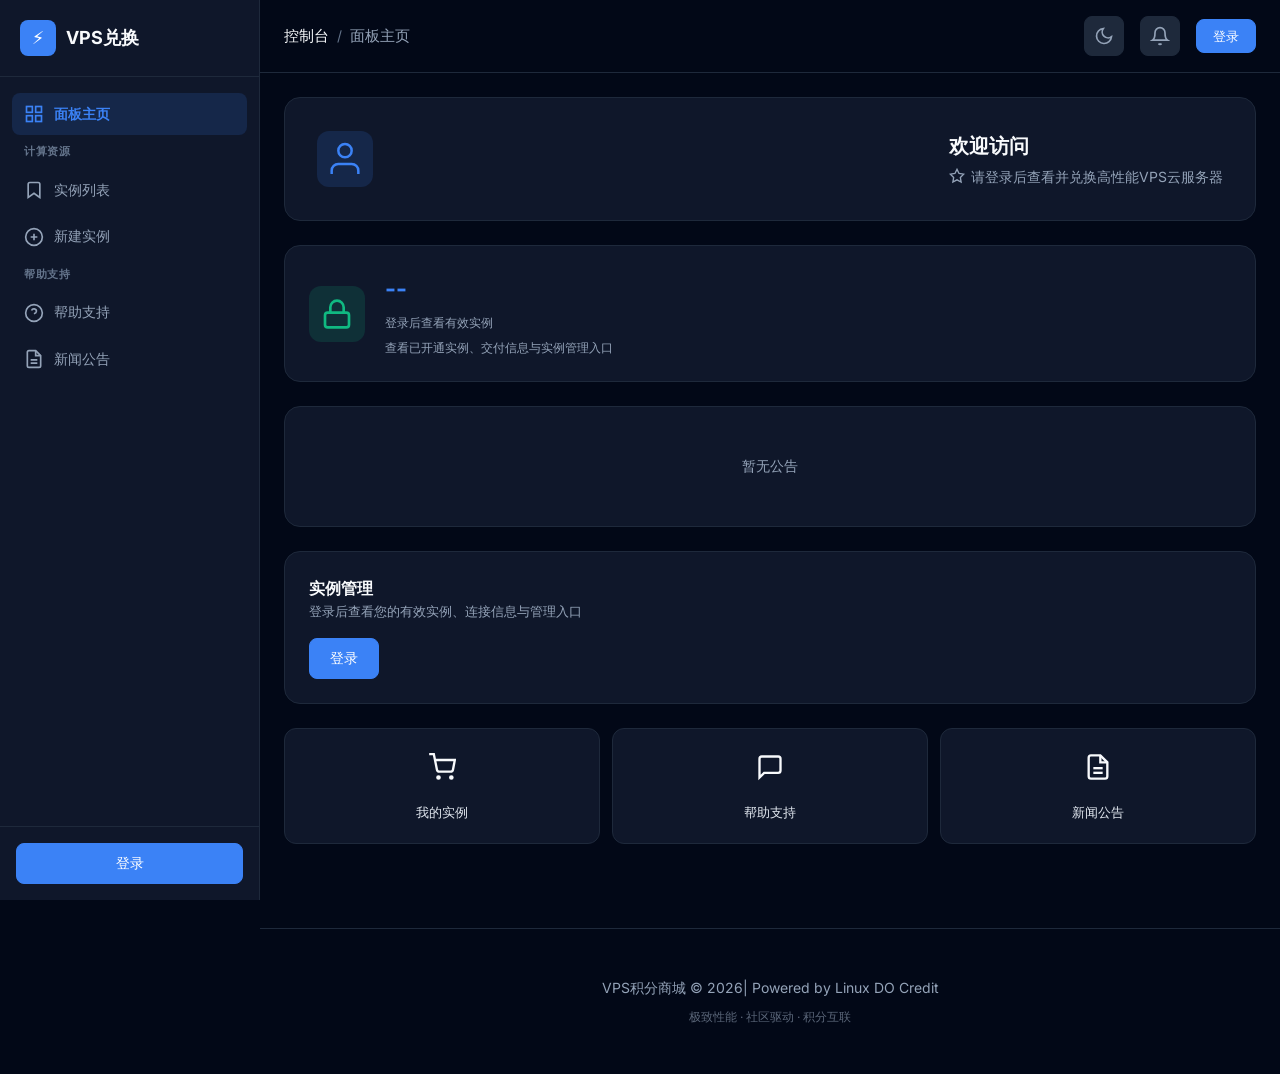
<file: index.html>
<!doctype html>
<html lang="zh-CN">
  <head>
    <meta charset="UTF-8" />
    <meta name="viewport" content="width=device-width, initial-scale=1.0" />
    <title>VPS积分商城 - Linux DO Credit</title>
    <link rel="preconnect" href="https://fonts.googleapis.com" />
    <link rel="preconnect" href="https://fonts.gstatic.com" crossorigin />
    <link
      href="https://fonts.googleapis.com/css2?family=Inter:wght@400;500;600;700;800&family=JetBrains+Mono:wght@400;500&display=swap"
      rel="stylesheet"
    />
    <link rel="stylesheet" id="mainCss" href="css/style.css?v=20260315h" />
  </head>
  <body>
    <!-- 侧边栏 -->
    <aside class="sidebar" id="sidebar">
      <div class="sidebar-header">
        <a href="/" class="logo">
          <div class="logo-icon">⚡</div>
          <span class="logo-text">VPS兑换</span>
        </a>
      </div>
      <nav class="sidebar-nav">
        <div class="nav-section">
          <a
            href="#"
            class="nav-item active"
            data-page="home"
            onclick="
              switchPage('home');
              return false;
            "
          >
            <svg
              class="nav-icon"
              viewBox="0 0 24 24"
              fill="none"
              stroke="currentColor"
              stroke-width="2"
            >
              <rect x="3" y="3" width="7" height="7" />
              <rect x="14" y="3" width="7" height="7" />
              <rect x="14" y="14" width="7" height="7" />
              <rect x="3" y="14" width="7" height="7" />
            </svg>
            <span class="nav-text">面板主页</span>
          </a>
        </div>

        <div class="nav-section" id="userNavSection" style="display: none">
          <div class="nav-section-title">账户管理</div>
          <a
            href="#"
            class="nav-item"
            data-page="orders"
            onclick="
              switchPage('orders');
              return false;
            "
          >
            <svg
              class="nav-icon"
              viewBox="0 0 24 24"
              fill="none"
              stroke="currentColor"
              stroke-width="2"
            >
              <path d="M20 21v-2a4 4 0 0 0-4-4H8a4 4 0 0 0-4 4v2" />
              <circle cx="12" cy="7" r="4" />
            </svg>
            <span class="nav-text">我的账户</span>
          </a>
        </div>

        <div class="nav-section">
          <div class="nav-section-title">计算资源</div>
          <a
            href="#"
            class="nav-item"
            data-page="instances"
            onclick="
              switchPage('instances');
              return false;
            "
          >
            <svg
              class="nav-icon"
              viewBox="0 0 24 24"
              fill="none"
              stroke="currentColor"
              stroke-width="2"
            >
              <path d="M19 21l-7-5-7 5V5a2 2 0 0 1 2-2h10a2 2 0 0 1 2 2z" />
            </svg>
            <span class="nav-text">实例列表</span> </a
          ><a
            href="#"
            class="nav-item"
            data-page="buy"
            onclick="
              switchPage('buy');
              return false;
            "
          >
            <svg
              class="nav-icon"
              viewBox="0 0 24 24"
              fill="none"
              stroke="currentColor"
              stroke-width="2"
            >
              <circle cx="12" cy="12" r="10" />
              <line x1="12" y1="8" x2="12" y2="16" />
              <line x1="8" y1="12" x2="16" y2="12" />
            </svg>
            <span class="nav-text">新建实例</span>
          </a>
        </div>
        <div class="nav-section">
          <div class="nav-section-title">帮助支持</div>
          <a
            href="#"
            class="nav-item"
            data-page="tickets"
            onclick="
              switchPage('tickets');
              return false;
            "
          >
            <svg
              class="nav-icon"
              viewBox="0 0 24 24"
              fill="none"
              stroke="currentColor"
              stroke-width="2"
            >
              <circle cx="12" cy="12" r="10" />
              <path d="M9.09 9a3 3 0 0 1 5.83 1c0 2-3 3-3 3" />
              <line x1="12" y1="17" x2="12.01" y2="17" />
            </svg>
            <span class="nav-text">帮助支持</span> </a
          ><a
            href="#"
            class="nav-item"
            data-page="announcements"
            onclick="
              switchPage('announcements');
              return false;
            "
          >
            <svg
              class="nav-icon"
              viewBox="0 0 24 24"
              fill="none"
              stroke="currentColor"
              stroke-width="2"
            >
              <path
                d="M14 2H6a2 2 0 0 0-2 2v16a2 2 0 0 0 2 2h12a2 2 0 0 0 2-2V8z"
              />
              <polyline points="14 2 14 8 20 8" />
              <line x1="16" y1="13" x2="8" y2="13" />
              <line x1="16" y1="17" x2="8" y2="17" />
            </svg>
            <span class="nav-text">新闻公告</span>
          </a>
        </div>
      </nav>

      <div class="sidebar-footer">
        <div id="sidebarUserArea"></div>
      </div>
    </aside>

    <!-- 移动端遮罩 -->
    <div
      class="sidebar-overlay"
      id="sidebarOverlay"
      onclick="closeSidebar()"
    ></div>

    <!-- 主内容区 -->
    <div class="main-wrapper" id="mainWrapper">
      <header class="header">
        <div class="header-inner">
          <button class="menu-btn" id="menuBtn" onclick="openSidebar()">
            <svg
              width="24"
              height="24"
              viewBox="0 0 24 24"
              fill="none"
              stroke="currentColor"
              stroke-width="2"
            >
              <line x1="3" y1="12" x2="21" y2="12" />
              <line x1="3" y1="6" x2="21" y2="6" />
              <line x1="3" y1="18" x2="21" y2="18" />
            </svg>
          </button>
          <div class="header-nav">
            <span class="header-nav-item active">控制台</span>
            <span class="header-nav-sep">/</span>
            <span class="header-nav-item" id="headerTitle">面板主页</span>
          </div>
          <div class="header-actions">
            <!-- 主题切换 -->
            <button
              class="notification-btn"
              id="themeToggle"
              onclick="toggleTheme()"
              title="切换主题"
            >
              <svg
                id="themeIcon"
                viewBox="0 0 24 24"
                fill="none"
                stroke="currentColor"
                stroke-width="2"
                width="20"
                height="20"
              >
                <circle cx="12" cy="12" r="5" />
                <line x1="12" y1="1" x2="12" y2="3" />
                <line x1="12" y1="21" x2="12" y2="23" />
                <line x1="4.22" y1="4.22" x2="5.64" y2="5.64" />
                <line x1="18.36" y1="18.36" x2="19.78" y2="19.78" />
                <line x1="1" y1="12" x2="3" y2="12" />
                <line x1="21" y1="12" x2="23" y2="12" />
                <line x1="4.22" y1="19.78" x2="5.64" y2="18.36" />
                <line x1="18.36" y1="5.64" x2="19.78" y2="4.22" />
              </svg>
            </button>
            <!-- 通知铃铛 -->
            <div class="notification-wrapper" id="notificationWrapper">
              <button
                class="notification-btn"
                id="notificationBtn"
                onclick="toggleNotificationPanel(event)"
              >
                <svg
                  viewBox="0 0 24 24"
                  fill="none"
                  stroke="currentColor"
                  stroke-width="2"
                  width="20"
                  height="20"
                >
                  <path d="M18 8A6 6 0 0 0 6 8c0 7-3 9-3 9h18s-3-2-3-9" />
                  <path d="M13.73 21a2 2 0 0 1-3.46 0" />
                </svg>
                <span
                  class="notification-badge"
                  id="notificationBadge"
                  style="display: none"
                  >0</span
                >
              </button>
              <!-- 通知下拉面板 -->
              <div class="notification-panel" id="notificationPanel">
                <div class="notification-header">
                  <span class="notification-title">通知中心</span>
                  <button
                    class="notification-mark-all"
                    id="notificationMarkAll"
                    onclick="markAllNotificationsRead()"
                  >
                    全部已读
                  </button>
                </div>
                <div class="notification-list" id="notificationList">
                  <div class="notification-empty">暂无通知</div>
                </div>
                <!-- 未登录提示（已移除） -->
                <div id="notificationLoginPrompt" style="display: none"></div>
                <div class="notification-footer" id="notificationFooter">
                  <a
                    href="#"
                    onclick="
                      switchPage('notifications');
                      closeNotificationPanel();
                      return false;
                    "
                    >查看全部通知</a
                  >
                </div>
              </div>
            </div>
            <div id="userArea"></div>
          </div>
        </div>
      </header>

      <div class="global-notice-area" id="globalNoticeArea">
        <div class="container">
          <div id="globalInstallStateNotice"></div>
        </div>
      </div>
 
       <!-- 首页/面板主页 -->
      <div class="page-content active" id="page-home">
        <div class="dashboard-container">
          <!--欢迎卡片 -->
          <div class="welcome-card" id="welcomeCard">
            <div class="welcome-avatar" id="welcomeAvatar">
              <svg
                width="40"
                height="40"
                viewBox="0 0 24 24"
                fill="none"
                stroke="currentColor"
                stroke-width="1.5"
              >
                <path d="M20 21v-2a4 4 0 0 0-4-4H8a4 4 0 0 0-4 4v2" />
                <circle cx="12" cy="7" r="4" />
              </svg>
            </div>
            <div class="welcome-info">
              <div class="welcome-greeting" id="welcomeGreeting">欢迎访问</div>
              <div class="welcome-quote"><svg viewBox="0 0 24 24" width="16" height="16" fill="none" stroke="currentColor" stroke-width="2" style="vertical-align:-2px;margin-right:2px"><polygon points="12 2 15.09 8.26 22 9.27 17 14.14 18.18 21.02 12 17.77 5.82 21.02 7 14.14 2 9.27 8.91 8.26 12 2"/></svg> 请登录后查看并兑换高性能VPS云服务器</div>
            </div>
          </div>

          <!-- 有效实例统计 -->
          <div class="instance-stat-card" onclick="switchPage('orders')">
            <div class="instance-stat-icon">
              <svg
                width="32"
                height="32"
                viewBox="0 0 24 24"
                fill="none"
                stroke="currentColor"
                stroke-width="2"
              >
                <rect x="2" y="3" width="20" height="14" rx="2" ry="2" />
                <line x1="8" y1="21" x2="16" y2="21" />
                <line x1="12" y1="17" x2="12" y2="21" />
              </svg>
            </div>
            <div class="instance-stat-info">
              <div class="instance-stat-value">
                <span id="statInstances">0</span> 台
              </div>
              <div class="instance-stat-label">有效实例</div>
            </div>
          </div>

          <!-- 公告滚动区域 -->
          <div class="announcement-scroll-card" id="announcementScrollCard">
            <div class="announcement-scroll-list" id="announcementScrollList">
              <div class="announcement-scroll-empty">暂无公告</div>
            </div>
          </div>

          <!-- 管理实例 -->
          <div
            class="manage-instance-card"
            id="manageInstanceCard"
            style="display: none"
          >
            <div class="manage-instance-title">管理实例</div>
            <div class="manage-instance-desc">点击下方实例进行管理</div>
            <div class="manage-instance-tags" id="manageInstanceTags"></div>
          </div>

          <!-- 快速操作 -->
          <div class="quick-actions">
            <div class="quick-action-card" onclick="switchPage('instances')">
              <div class="quick-action-icon"><svg viewBox="0 0 24 24" width="28" height="28" fill="none" stroke="currentColor" stroke-width="2"><circle cx="9" cy="21" r="1"/><circle cx="20" cy="21" r="1"/><path d="M1 1h4l2.68 13.39a2 2 0 0 0 2 1.61h9.72a2 2 0 0 0 2-1.61L23 6H6"/></svg></div>
              <div class="quick-action-text">我的实例</div>
            </div>
            <div class="quick-action-card" onclick="switchPage('tickets')">
              <div class="quick-action-icon"><svg viewBox="0 0 24 24" width="28" height="28" fill="none" stroke="currentColor" stroke-width="2"><path d="M21 15a2 2 0 0 1-2 2H7l-4 4V5a2 2 0 0 1 2-2h14a2 2 0 0 1 2 2z"/></svg></div>
              <div class="quick-action-text">帮助支持</div>
            </div>
            <div
              class="quick-action-card"
              onclick="switchPage('announcements')"
            >
              <div class="quick-action-icon"><svg viewBox="0 0 24 24" width="28" height="28" fill="none" stroke="currentColor" stroke-width="2"><path d="M14 2H6a2 2 0 0 0-2 2v16a2 2 0 0 0 2 2h12a2 2 0 0 0 2-2V8z"/><polyline points="14 2 14 8 20 8"/><line x1="16" y1="13" x2="8" y2="13"/><line x1="16" y1="17" x2="8" y2="17"/></svg></div>
              <div class="quick-action-text">新闻公告</div>
            </div>
          </div>
        </div>
      </div>

      <!-- 可用实例页 -->
      <div class="page-content" id="page-instances">
        <div class="container">
          <div class="page-header">
            <h2>可用实例</h2>
            <p>这里显示您已经拥有的实例与交付信息</p>
            <div class="products" id="productList"></div>
          </div>
        </div>
      </div>

      <!-- 我的订单页 -->
      <div class="page-content" id="page-orders">
        <div class="container">
          <div class="page-header">
            <h2>我的订单</h2>
            <p>管理您的VPS订单和服务</p>
          </div>
          <div
            style="
              display: grid;
              grid-template-columns: repeat(auto-fit, minmax(260px, 1fr));
              gap: 16px;
              margin-bottom: 20px;
            "
          >
            <div class="card" style="padding: 20px">
              <div
                style="
                  font-size: 13px;
                  color: var(--text-muted);
                  margin-bottom: 8px;
                "
              >
                我的余额
              </div>
              <div
                id="creditBalanceSummary"
                style="font-size: 28px; font-weight: 700; color: var(--primary)"
              >
                --
              </div>
              <div
                id="creditBalanceHint"
                style="
                  font-size: 12px;
                  color: var(--text-muted);
                  margin-top: 8px;
                "
              >
                余额可用于支付订单
              </div>
            </div>
            <div class="card" style="padding: 20px">
              <div
                style="
                  display: flex;
                  justify-content: space-between;
                  align-items: center;
                  margin-bottom: 8px;
                "
              >
                <div style="font-size: 13px; color: var(--text-muted)">
                  最近积分流水
                </div>
                <button
                  class="btn btn-outline"
                  style="padding: 4px 10px; font-size: 12px"
                  onclick="loadCreditTransactions()"
                >
                  刷新
                </button>
              </div>
              <div
                id="creditTransactions"
                style="font-size: 13px; color: var(--text-muted)"
              >
                暂无流水
              </div>
            </div>
        <div id="myOrders"></div>
          </div>
        </div>
      </div>

      <!-- 我的工单页 -->
      <div class="page-content" id="page-tickets">
        <div class="container">
          <div class="page-header">
            <h2>我的工单</h2>
            <p>提交问题反馈，获取技术支持</p>
            <button class="btn btn-primary" onclick="showCreateTicket()">
              + 新建工单
            </button>
        <div id="myTickets"></div>
          </div>
        </div>
      </div>
      <!-- 新建实例页 -->
      <div class="page-content" id="page-buy">
        <div class="container">
          <div class="page-header">
            <h2>新建实例</h2>
            <p>选择您需要的VPS配置，立即开通使用</p>
          <div class="products" id="buyProductList"></div>
          </div>
        </div>
      </div>
      <!-- 公告页 -->
      <div class="page-content" id="page-announcements">
        <div class="container">
          <div class="page-header">
            <h2>系统公告</h2>
            <p>了解最新的平台动态和通知</p>
          </div>
          <div class="announcement-list" id="announcementList"></div>
        </div>
      </div>
      <!-- 通知中心页 -->
      <div class="page-content" id="page-notifications">
        <div class="container">
          <div class="page-header">
            <h2>通知中心</h2>
            <p>查看所有系统通知和消息</p>
          </div>
          <div
            class="notification-page-actions"
            style="
              display: flex;
              justify-content: space-between;
              align-items: center;
              margin-bottom: 20px;
            "
          >
            <div
              class="notification-page-filter"
              style="display: flex; gap: 8px"
            >
              <button
                class="btn btn-sm"
                id="notifFilterAll"
                onclick="loadNotificationPage('all')"
                style="padding: 6px 16px; border-radius: 8px; font-size: 13px"
              >
                全部
              </button>
              <button
                class="btn btn-sm"
                id="notifFilterUnread"
                onclick="loadNotificationPage('unread')"
                style="padding: 6px 16px; border-radius: 8px; font-size: 13px"
              >
                未读
              </button>
            </div>
            <button
              class="btn btn-sm"
              onclick="markAllNotificationsReadPage()"
              style="padding: 6px 16px; border-radius: 8px; font-size: 13px"
            >
              全部已读
            </button>
          </div>
          <div id="notificationPageList"></div>
          <div
            id="notificationPagePagination"
            style="text-align: center; margin-top: 20px"
          ></div>
        </div>
      </div>
      <footer class="footer">
        <div class="container">
          <p>VPS积分商城 &copy; 2026| Powered by Linux DO Credit</p>
          <p style="margin-top: 8px; opacity: 0.6; font-size: 12px">
            极致性能 · 社区驱动 · 积分互联
          </p>
        </div>
      </footer>
    </div>

    <!-- 登录/注册弹窗 -->
    <div class="modal-bg" id="authModal">
      <div class="modal">
        <div class="modal-head">
          <h3 id="authTitle">登录</h3>
          <button class="modal-close" onclick="closeAuth()">&times;</button>
        </div>
        <div class="modal-body">
          <div class="form-group">
            <label>用户名</label>
            <input type="text" id="authUser" placeholder="请输入用户名" />
          </div>
          <div class="form-group">
            <label>密码</label>
            <input type="password" id="authPass" placeholder="请输入密码" />
          </div>
          <div class="form-group" id="emailGroup" style="display: none">
            <label>邮箱（可选）</label>
            <input type="email" id="authEmail" placeholder="用于找回密码" />
          </div>
          <button
            class="btn btn-primary"
            style="width: 100%; padding: 12px"
            id="authBtn"
            onclick="doAuth()"
          >
            登录
          </button>
          <div id="oauthDivider" class="oauth-divider" style="display: none">
            <span>或</span>
          </div>
          <button
            id="linuxdoLoginBtn"
            class="btn btn-linuxdo"
            style="display: none; width: 100%; padding: 12px; margin-top: 0"
            onclick="loginWithLinuxDO()"
          >
            <svg
              style="
                width: 18px;
                height: 18px;
                margin-right: 8px;
                vertical-align: middle;
              "
              viewBox="0 0 24 24"
              fill="currentColor"
            >
              <path
                d="M12 2C6.48 2 2 6.48 2 12s4.48 10 10 10 10-4.48 10-10S17.52 2 12 2zm-1 17.93c-3.95-.49-7-3.85-7-7.93 0-.62.08-1.21.21-1.79L9 15v1c0 1.1.9 2 2 2v1.93zm6.9-2.54c-.26-.81-1-1.39-1.9-1.39h-1v-3c0-.55-.45-1-1-1H8v-2h2c.55 0 1-.45 1-1V7h2c1.1 0 2-.9 2-2v-.41c2.93 1.19 5 4.06 5 7.41 0 2.08-.8 3.97-2.1 5.39z"
              />
            </svg>
            使用 Linux DO 登录
          </button>
        </div>
        <div
          class="modal-foot"
          style="justify-content: center; border-top: none; padding-top: 0"
        >
          <p style="font-size: 13px; color: var(--text-muted)">
            <span id="authSwitch"></span>
          </p>
        </div>
      </div>
    </div>

    <!-- 购买确认弹窗 -->
    <div class="modal-bg" id="buyModal">
      <div class="modal">
        <div class="modal-head">
          <h3>确认购买</h3>
          <button class="modal-close" onclick="closeBuy()">&times;</button>
        </div>
        <div class="modal-body">
          <div
            class="summary"
            id="orderSummary"
            style="
              background: var(--bg-input);
              border-radius: 12px;
              padding: 20px;
              margin-bottom: 20px;
              border: 1px solid var(--border);
            "
          ></div>

          <!-- 优惠券区域 -->
          <div class="coupon-section">
            <label
              style="
                font-size: 13px;
                color: var(--text-light);
                font-weight: 500;
              "
              >优惠券</label
            >
            <div class="coupon-input-group">
              <input type="text" id="couponCode" placeholder="请输入优惠券码" />
              <button
                class="btn btn-outline"
                style="padding: 0 16px"
                onclick="validateCoupon()"
              >
                验证
              </button>
            </div>
            <div class="coupon-msg" id="couponMsg"></div>
          </div>

          <div
            id="buyBalanceBox"
            style="
              padding: 12px;
              border: 1px dashed var(--border);
              border-radius: 10px;
              margin-bottom: 16px;
              font-size: 13px;
              color: var(--text-muted);
            "
          >
            当前余额：<strong id="buyBalanceAmount">--</strong>
            <div style="margin-top: 6px">
              支持「优惠券后再余额支付」，余额不足时可继续使用 EasyPay。
            </div>
          </div>

          <p
            style="
              font-size: 13px;
              color: var(--text-muted);
              text-align: center;
              line-height: 1.5;
            "
          >
            可选择余额支付或跳转 Linux DO Credit 进行外部支付。<br />支付成功后自动进入交付流程。
          </p>
        </div>
        <div class="modal-foot">
          <button class="btn btn-outline" style="flex: 1" onclick="closeBuy()">
            取消
          </button>
          <button
            class="btn btn-outline"
            style="flex: 1"
            onclick="confirmBuy('balance')"
          >
            余额支付
          </button>
          <button
            class="btn btn-primary"
            style="flex: 1"
            onclick="confirmBuy('epay')"
          >
            EasyPay 支付
          </button>
        </div>
      </div>
    </div>

    <!-- 成功弹窗 -->
    <div class="modal-bg" id="successModal">
      <div class="modal">
        <div class="modal-head">
          <h3 style="color: var(--success)"><svg viewBox="0 0 24 24" width="20" height="20" fill="none" stroke="currentColor" stroke-width="2" style="vertical-align:-3px;margin-right:4px"><path d="M22 11.08V12a10 10 0 1 1-5.93-9.14"/><polyline points="22 4 12 14.01 9 11.01"/></svg> 购买成功</h3>
          <button class="modal-close" onclick="closeSuccess()">&times;</button>
        </div>
        <div class="modal-body">
          <p style="margin-bottom: 16px; color: var(--text-muted)">
            您的VPS已开通，请妥善保管以下信息：
          </p>
          <div class="vps-info" id="vpsInfoDisplay" style="margin: 0"></div>
        </div>
        <div class="modal-foot">
          <button
            class="btn btn-primary"
            style="width: 100%"
            onclick="closeSuccess()"
          >
            我知道了
          </button>
        </div>
      </div>
    </div>

    <!-- 创建工单弹窗 -->
    <div class="modal-bg" id="ticketModal">
      <div class="modal">
        <div class="modal-head">
          <h3 id="ticketModalTitle">新建工单</h3>
          <button class="modal-close" onclick="closeTicketModal()">
            &times;
          </button>
        </div>
        <div class="modal-body">
          <div class="form-group">
            <label>工单标题 *</label>
            <input
              type="text"
              id="ticketTitle"
              placeholder="简要描述您的问题"
            />
          </div>
          <div class="form-group">
            <label>关联订单（可选）</label>
            <select id="ticketOrder">
              <option value="">不关联订单</option>
            </select>
          </div>
          <div style="display: grid; grid-template-columns: 1fr 1fr; gap: 12px">
            <div class="form-group">
              <label>工单分类</label>
              <select id="ticketCategory">
                <option value="login_issue">登录异常</option>
                <option value="credential_error">凭据错误</option>
                <option value="delivery_issue">发货异常</option>
                <option value="payment_issue">支付问题</option>
                <option value="refund_request">退款申请</option>
                <option value="other" selected>其他</option>
              </select>
            </div>
            <div class="form-group">
              <label>优先级</label>
              <select id="ticketPriority">
                <option value="0">低</option>
                <option value="1" selected>中</option>
                <option value="2">高</option>
                <option value="3">紧急</option>
              </select>
            </div>
          </div>
          <div class="form-group">
            <label>问题描述 *</label>
            <textarea
              id="ticketContent"
              rows="5"
              placeholder="请详细描述您遇到的问题..."
              style="resize: vertical"
            ></textarea>
          </div>
        </div>
        <div class="modal-foot">
          <button
            class="btn btn-outline"
            style="flex: 1"
            onclick="closeTicketModal()"
          >
            取消
          </button>
          <button
            class="btn btn-primary"
            style="flex: 1"
            onclick="submitTicket()"
          >
            提交工单
          </button>
        </div>
      </div>
    </div>

    <!-- 退款申请弹窗 -->
    <div class="modal-bg" id="refundModal">
      <div class="modal" style="max-width: 560px">
        <div class="modal-head">
          <h3>申请退款</h3>
          <button class="modal-close" onclick="closeRefundModal()">
            &times;
          </button>
        </div>
        <div class="modal-body">
          <div class="refund-summary-card">
            <div class="refund-summary-head">
              <div>
                <div class="refund-summary-label">订单号</div>
                <div class="refund-summary-value" id="refundModalOrderNo">
                  -
                </div>
              </div>
              <div style="text-align: right">
                <div class="refund-summary-label">退款金额</div>
                <div class="refund-summary-value" id="refundModalAmount">-</div>
              </div>
            </div>
            <div class="refund-summary-tip">
              提交后会生成退款工单，管理员同意后自动退款。
            </div>
          </div>
          <input type="hidden" id="refundOrderId" />
          <div class="form-group">
            <label>退款到哪里 *</label>
            <div class="refund-option-list">
              <label class="refund-option-card">
                <input
                  type="radio"
                  name="refundTarget"
                  value="original"
                  checked
                />
                <div>
                  <div class="refund-option-title">原路退回</div>
                  <div class="refund-option-desc">
                    退回到原支付路径 / 原钱包
                  </div>
                </div>
              </label>
              <label class="refund-option-card">
                <input type="radio" name="refundTarget" value="balance" />
                <div>
                  <div class="refund-option-title">退回站内余额</div>
                  <div class="refund-option-desc">退款后可继续在站内购买</div>
                </div>
              </label>
            </div>
          </div>
          <div class="form-group">
            <label>退款原因 *</label>
            <input
              type="text"
              id="refundReason"
              placeholder="例如：无法登录、交付异常、配置不符"
            />
          </div>
          <div class="form-group">
            <label>补充说明</label>
            <textarea
              id="refundContent"
              rows="4"
              placeholder="可填写更详细的问题描述、报错信息、已尝试的处理方式等"
            ></textarea>
          </div>
        </div>
        <div class="modal-foot">
          <button
            class="btn btn-outline"
            style="flex: 1"
            onclick="closeRefundModal()"
          >
            取消
          </button>
          <button
            class="btn btn-primary"
            style="flex: 1"
            onclick="submitRefundRequest()"
          >
            提交退款申请
          </button>
        </div>
      </div>
    </div>

    <!-- 工单详情弹窗 -->
    <div class="modal-bg" id="ticketDetailModal">
      <div class="modal" style="max-width: 600px">
        <div class="modal-head">
          <h3 id="ticketDetailTitle">工单详情</h3>
          <button class="modal-close" onclick="closeTicketDetail()">
            &times;
          </button>
        </div>
        <div
          class="modal-body"
          id="ticketDetailBody"
          style="max-height: 60vh; overflow-y: auto"
        ></div>
        <div class="modal-foot" id="ticketDetailFoot"></div>
      </div>
    </div>
    <!-- 商品详情弹窗 -->
    <div class="modal-bg" id="productDetailModal">
      <div class="modal" style="max-width: 520px">
        <div class="modal-head">
          <h3 id="productDetailTitle">商品详情</h3>
          <button class="modal-close" onclick="closeProductDetail()">
            &times;
          </button>
        </div>
        <div class="modal-body" id="productDetailBody"></div>
        <div class="modal-foot">
          <button
            class="btn btn-primary"
            style="width: 100%"
            id="productDetailBuyBtn"
            onclick="buyFromDetail()"
          >
            立即购买
          </button>
        </div>
      </div>
    </div>
    <!-- 公告详情弹窗 -->
    <!-- 订单详情弹窗 -->
    <div class="modal-bg" id="orderDetailModal">
      <div class="modal" style="max-width: 760px">
        <div class="modal-head">
          <h3 id="orderDetailTitle">订单详情</h3>
          <button class="modal-close" onclick="closeOrderDetail()">
            &times;
          </button>
        </div>
        <div
          class="modal-body"
          id="orderDetailBody"
          style="max-height: 70vh; overflow-y: auto"
        ></div>
        <div class="modal-foot"></div>
      </div>
    </div>

    <div class="modal-bg" id="announcementModal">
      <div class="modal" style="max-width: 600px">
        <div class="modal-head">
          <h3 id="announcementTitle">公告详情</h3>
          <button class="modal-close" onclick="closeAnnouncementModal()">
            &times;
          </button>
        </div>
        <div class="modal-body" id="announcementBody"></div>
        <div class="modal-foot"></div>
      </div>
    </div>
    <script src="js/common.js?v=20250613"></script>
    <script src="js/ui.js?v=20250613"></script>
    <script src="js/orders.js?v=20250613"></script>
    <script src="js/notifications.js?v=20250613"></script>
    <script src="js/main.js?v=20250613a"></script>
  </body>
</html>
</file>
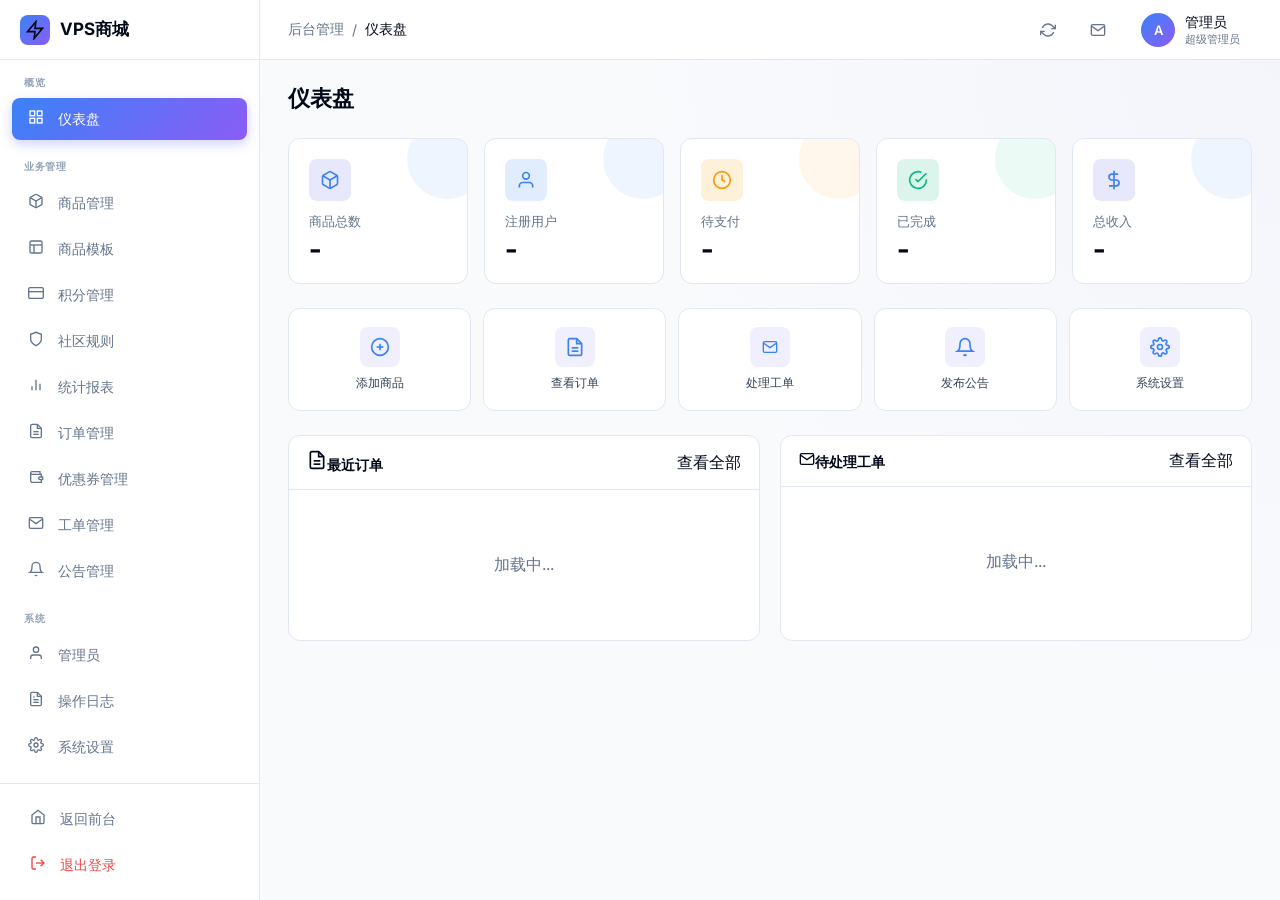
<file: admin/index.html>
<!doctype html>
<html lang="zh-CN">
  <head>
    <meta charset="UTF-8" />
    <meta name="viewport" content="width=device-width, initial-scale=1.0" />
    <title>后台管理 - VPS积分商城</title>
    <link rel="preconnect" href="https://fonts.googleapis.com" />
    <link rel="preconnect" href="https://fonts.gstatic.com" crossorigin />
    <link
      href="https://fonts.googleapis.com/css2?family=Inter:wght@400;500;600;700&display=swap"
      rel="stylesheet"
    />
    <link rel="stylesheet" id="adminCss" href="../css/admin.css" />
    <script>
      document.getElementById("adminCss").href =
        "../css/admin.css?v=" + Date.now();
    </script>
  </head>
  <body>
    <button class="menu-toggle" id="menuToggle" onclick="toggleSidebar()">
      ☰
    </button>
    <div
      class="sidebar-overlay"
      id="sidebarOverlay"
      onclick="closeSidebar()"
    ></div>

    <div class="admin-layout">
      <!-- 侧边栏 -->
      <aside class="sidebar" id="sidebar">
        <div class="sidebar-header">
          <h2><span class="logo-icon"><svg viewBox="0 0 24 24" width="20" height="20" fill="none" stroke="currentColor" stroke-width="2"><polygon points="13 2 3 14 12 14 11 22 21 10 12 10 13 2"/></svg></span>VPS商城</h2>
        </div>
        <nav class="sidebar-nav">
          <div class="nav-section">
            <div class="nav-title">概览</div>
            <div class="menu">
              <a href="#" class="menu-item active" data-tab="dashboard"
                ><span><svg viewBox="0 0 24 24" width="16" height="16" fill="none" stroke="currentColor" stroke-width="2"><rect x="3" y="3" width="7" height="7"/><rect x="14" y="3" width="7" height="7"/><rect x="14" y="14" width="7" height="7"/><rect x="3" y="14" width="7" height="7"/></svg></span>仪表盘</a
              >
            </div>
          </div>
          <div class="nav-section">
            <div class="nav-title">业务管理</div>
            <div class="menu">
              <a href="#" class="menu-item" data-tab="products"
                ><span><svg viewBox="0 0 24 24" width="16" height="16" fill="none" stroke="currentColor" stroke-width="2"><path d="M21 16V8a2 2 0 0 0-1-1.73l-7-4a2 2 0 0 0-2 0l-7 4A2 2 0 0 0 3 8v8a2 2 0 0 0 1 1.73l7 4a2 2 0 0 0 2 0l7-4A2 2 0 0 0 21 16z"/><polyline points="3.27 6.96 12 12.01 20.73 6.96"/><line x1="12" y1="22.08" x2="12" y2="12"/></svg></span>商品管理</a
              >
              <a href="#" class="menu-item" data-tab="templates"
                ><span><svg viewBox="0 0 24 24" width="16" height="16" fill="none" stroke="currentColor" stroke-width="2"><rect x="3" y="3" width="18" height="18" rx="2" ry="2"/><line x1="3" y1="9" x2="21" y2="9"/><line x1="9" y1="21" x2="9" y2="9"/></svg></span>商品模板</a
              >
              <a href="#" class="menu-item" data-tab="credits"
                ><span><svg viewBox="0 0 24 24" width="16" height="16" fill="none" stroke="currentColor" stroke-width="2"><rect x="1" y="4" width="22" height="16" rx="2" ry="2"/><line x1="1" y1="10" x2="23" y2="10"/></svg></span>积分管理</a
              >
              <a href="#" class="menu-item" data-tab="community"
                ><span><svg viewBox="0 0 24 24" width="16" height="16" fill="none" stroke="currentColor" stroke-width="2"><path d="M12 22s8-4 8-10V5l-8-3-8 3v7c0 6 8 10 8 10z"/></svg></span>社区规则</a
              >
              <a href="#" class="menu-item" data-tab="reports"
                ><span><svg viewBox="0 0 24 24" width="16" height="16" fill="none" stroke="currentColor" stroke-width="2"><line x1="18" y1="20" x2="18" y2="10"/><line x1="12" y1="20" x2="12" y2="4"/><line x1="6" y1="20" x2="6" y2="14"/></svg></span>统计报表</a
              >
              <a href="#" class="menu-item" data-tab="orders"
                ><span><svg viewBox="0 0 24 24" width="16" height="16" fill="none" stroke="currentColor" stroke-width="2"><path d="M14 2H6a2 2 0 0 0-2 2v16a2 2 0 0 0 2 2h12a2 2 0 0 0 2-2V8z"/><polyline points="14 2 14 8 20 8"/><line x1="16" y1="13" x2="8" y2="13"/><line x1="16" y1="17" x2="8" y2="17"/></svg></span>订单管理</a
              >
              <a href="#" class="menu-item" data-tab="coupons"
                ><span><svg viewBox="0 0 24 24" width="16" height="16" fill="none" stroke="currentColor" stroke-width="2"><path d="M20 12V8H6a2 2 0 0 1-2-2c0-1.1.9-2 2-2h12v4"/><path d="M4 6v12c0 1.1.9 2 2 2h14v-4"/><path d="M18 12a2 2 0 0 0-2 2c0 1.1.9 2 2 2h4v-4h-4z"/></svg></span>优惠券管理</a
              >
              <a href="#" class="menu-item" data-tab="tickets"
                ><span><svg viewBox="0 0 24 24" width="16" height="16" fill="none" stroke="currentColor" stroke-width="2"><path d="M4 4h16c1.1 0 2 .9 2 2v12c0 1.1-.9 2-2 2H4c-1.1 0-2-.9-2-2V6c0-1.1.9-2 2-2z"/><polyline points="22,6 12,13 2,6"/></svg></span>工单管理<span
                  class="menu-badge"
                  id="ticketBadge"
                  style="display: none"
                  >0</span
                ></a
              >
              <a href="#" class="menu-item" data-tab="announcements"
                ><span><svg viewBox="0 0 24 24" width="16" height="16" fill="none" stroke="currentColor" stroke-width="2"><path d="M18 8A6 6 0 0 0 6 8c0 7-3 9-3 9h18s-3-2-3-9"/><path d="M13.73 21a2 2 0 0 1-3.46 0"/></svg></span>公告管理</a
              >
            </div>
          </div>
          <div class="nav-section">
            <div class="nav-title">系统</div>
            <div class="menu">
              <a href="#" class="menu-item" data-tab="admins"
                ><span><svg viewBox="0 0 24 24" width="16" height="16" fill="none" stroke="currentColor" stroke-width="2"><path d="M20 21v-2a4 4 0 0 0-4-4H8a4 4 0 0 0-4 4v2"/><circle cx="12" cy="7" r="4"/></svg></span>管理员</a
              >
              <a href="#" class="menu-item" data-tab="audit_logs"
                ><span><svg viewBox="0 0 24 24" width="16" height="16" fill="none" stroke="currentColor" stroke-width="2"><path d="M14 2H6a2 2 0 0 0-2 2v16a2 2 0 0 0 2 2h12a2 2 0 0 0 2-2V8z"/><polyline points="14 2 14 8 20 8"/><line x1="16" y1="13" x2="8" y2="13"/><line x1="16" y1="17" x2="8" y2="17"/><polyline points="10 9 9 9 8 9"/></svg></span>操作日志</a
              >
              <a href="#" class="menu-item" data-tab="settings"
                ><span><svg viewBox="0 0 24 24" width="16" height="16" fill="none" stroke="currentColor" stroke-width="2"><circle cx="12" cy="12" r="3"/><path d="M19.4 15a1.65 1.65 0 0 0 .33 1.82l.06.06a2 2 0 0 1 0 2.83 2 2 0 0 1-2.83 0l-.06-.06a1.65 1.65 0 0 0-1.82-.33 1.65 1.65 0 0 0-1 1.51V21a2 2 0 0 1-2 2 2 2 0 0 1-2-2v-.09A1.65 1.65 0 0 0 9 19.4a1.65 1.65 0 0 0-1.82.33l-.06.06a2 2 0 0 1-2.83 0 2 2 0 0 1 0-2.83l.06-.06A1.65 1.65 0 0 0 4.68 15a1.65 1.65 0 0 0-1.51-1H3a2 2 0 0 1-2-2 2 2 0 0 1 2-2h.09A1.65 1.65 0 0 0 4.6 9a1.65 1.65 0 0 0-.33-1.82l-.06-.06a2 2 0 0 1 0-2.83 2 2 0 0 1 2.83 0l.06.06A1.65 1.65 0 0 0 9 4.68a1.65 1.65 0 0 0 1-1.51V3a2 2 0 0 1 2-2 2 2 0 0 1 2 2v.09a1.65 1.65 0 0 0 1 1.51 1.65 1.65 0 0 0 1.82-.33l.06-.06a2 2 0 0 1 2.83 0 2 2 0 0 1 0 2.83l-.06.06a1.65 1.65 0 0 0-.33 1.82V9a1.65 1.65 0 0 0 1.51 1H21a2 2 0 0 1 2 2 2 2 0 0 1-2 2h-.09a1.65 1.65 0 0 0-1.51 1z"/></svg></span>系统设置</a
              >
              <a href="maintenance.html" class="menu-item"
                ><span><svg viewBox="0 0 24 24" width="16" height="16" fill="none" stroke="currentColor" stroke-width="2"><path d="M14.7 6.3a1 1 0 0 0 0 1.4l1.6 1.6a1 1 0 0 0 1.4 0l3.77-3.77a6 6 0 0 1-7.94 7.94l-6.91 6.91a2.12 2.12 0 0 1-3-3l6.91-6.91a6 6 0 0 1 7.94-7.94l-3.76 3.76z"/></svg></span>数据库维护</a
              >
            </div>
          </div>
        </nav>
        <div class="sidebar-footer">
          <a href="../index.html" class="menu-item"><span><svg viewBox="0 0 24 24" width="16" height="16" fill="none" stroke="currentColor" stroke-width="2"><path d="M3 9l9-7 9 7v11a2 2 0 0 1-2 2H5a2 2 0 0 1-2-2z"/><polyline points="9 22 9 12 15 12 15 22"/></svg></span>返回前台</a
          ><a
            href="#"
            onclick="logout()"
            class="menu-item"
            style="color: var(--danger)"
            ><span><svg viewBox="0 0 24 24" width="16" height="16" fill="none" stroke="currentColor" stroke-width="2"><path d="M9 21H5a2 2 0 0 1-2-2V5a2 2 0 0 1 2-2h4"/><polyline points="16 17 21 12 16 7"/><line x1="21" y1="12" x2="9" y2="12"/></svg></span>退出登录</a
          >
        </div>
      </aside>

      <!-- 顶部栏 -->
      <header class="top-header">
        <div class="header-left">
          <div class="breadcrumb">
            <span>后台管理</span>
            <span class="sep">/</span>
            <span class="current" id="breadcrumbCurrent">仪表盘</span>
          </div>
        </div>
        <div class="header-right">
          <button class="header-btn" title="刷新数据" onclick="refreshAll()">
            <svg viewBox="0 0 24 24" width="16" height="16" fill="none" stroke="currentColor" stroke-width="2"><polyline points="23 4 23 10 17 10"/><polyline points="1 20 1 14 7 14"/><path d="M3.51 9a9 9 0 0 1 14.85-3.36L23 10M1 14l4.64 4.36A9 9 0 0 0 20.49 15"/></svg>
          </button>
          <button
            class="header-btn"
            title="待处理工单"
            onclick="switchTab('tickets')"
          >
            <svg viewBox="0 0 24 24" width="16" height="16" fill="none" stroke="currentColor" stroke-width="2"><path d="M4 4h16c1.1 0 2 .9 2 2v12c0 1.1-.9 2-2 2H4c-1.1 0-2-.9-2-2V6c0-1.1.9-2 2-2z"/><polyline points="22,6 12,13 2,6"/></svg><span
              class="badge-dot"
              id="headerTicketDot"
              style="display: none"
            ></span>
          </button>
          <div class="user-dropdown" onclick="toggleUserMenu(event)">
            <div class="user-avatar" id="adminAvatar">A</div>
            <div class="user-info">
              <div class="user-name" id="adminName">管理员</div>
              <div class="user-role" id="adminRole">超级管理员</div>
            </div>
          </div>
          <div class="user-menu" id="userMenu">
            <a
              href="#"
              onclick="
                switchTab('settings');
                closeUserMenu();
                return false;
              "
              >系统设置</a
            >
            <button
              type="button"
              onclick="
                closeUserMenu();
                logout();
              "
            >
              退出登录
            </button>
          </div>
        </div>
      </header>

      <!-- 主内容 -->
      <main class="main-content">
        <!--仪表盘 -->
        <div class="tab-content active" id="dashboard">
          <div class="page-header">
            <h1 class="page-title">仪表盘</h1>
          </div>
          <!-- 统计卡片 -->
          <div class="stats-grid">
            <div class="stat-card primary">
              <div class="stat-header"><div class="stat-icon"><svg viewBox="0 0 24 24" width="20" height="20" fill="none" stroke="currentColor" stroke-width="2"><path d="M21 16V8a2 2 0 0 0-1-1.73l-7-4a2 2 0 0 0-2 0l-7 4A2 2 0 0 0 3 8v8a2 2 0 0 0 1 1.73l7 4a2 2 0 0 0 2 0l7-4A2 2 0 0 0 21 16z"/><polyline points="3.27 6.96 12 12.01 20.73 6.96"/><line x1="12" y1="22.08" x2="12" y2="12"/></svg></div></div>
              <div class="stat-label">商品总数</div>
              <div class="stat-value" id="statProducts">-</div>
            </div>
            <div class="stat-card info">
              <div class="stat-header"><div class="stat-icon"><svg viewBox="0 0 24 24" width="20" height="20" fill="none" stroke="currentColor" stroke-width="2"><path d="M20 21v-2a4 4 0 0 0-4-4H8a4 4 0 0 0-4 4v2"/><circle cx="12" cy="7" r="4"/></svg></div></div>
              <div class="stat-label">注册用户</div>
              <div class="stat-value" id="statUsers">-</div>
            </div>
            <div class="stat-card warning">
              <div class="stat-header"><div class="stat-icon"><svg viewBox="0 0 24 24" width="20" height="20" fill="none" stroke="currentColor" stroke-width="2"><circle cx="12" cy="12" r="10"/><polyline points="12 6 12 12 16 14"/></svg></div></div>
              <div class="stat-label">待支付</div>
              <div class="stat-value" id="statPending">-</div>
            </div>
            <div class="stat-card success">
              <div class="stat-header"><div class="stat-icon"><svg viewBox="0 0 24 24" width="20" height="20" fill="none" stroke="currentColor" stroke-width="2"><path d="M22 11.08V12a10 10 0 1 1-5.93-9.14"/><polyline points="22 4 12 14.01 9 11.01"/></svg></div></div>
              <div class="stat-label">已完成</div>
              <div class="stat-value" id="statPaid">-</div>
            </div>
            <div class="stat-card primary">
              <div class="stat-header"><div class="stat-icon"><svg viewBox="0 0 24 24" width="20" height="20" fill="none" stroke="currentColor" stroke-width="2"><line x1="12" y1="1" x2="12" y2="23"/><path d="M17 5H9.5a3.5 3.5 0 0 0 0 7h5a3.5 3.5 0 0 1 0 7H6"/></svg></div></div>
              <div class="stat-label">总收入</div>
              <div class="stat-value" id="statIncome">-</div>
            </div>
          </div>
          <!-- 快捷操作 -->
          <div class="quick-actions">
            <div class="quick-btn" onclick="showAddProduct()">
              <div class="icon"><svg viewBox="0 0 24 24" width="20" height="20" fill="none" stroke="currentColor" stroke-width="2"><circle cx="12" cy="12" r="10"/><line x1="12" y1="8" x2="12" y2="16"/><line x1="8" y1="12" x2="16" y2="12"/></svg></div>
              <span>添加商品</span>
            </div>
            <div class="quick-btn" onclick="switchTab('orders')">
              <div class="icon"><svg viewBox="0 0 24 24" width="20" height="20" fill="none" stroke="currentColor" stroke-width="2"><path d="M14 2H6a2 2 0 0 0-2 2v16a2 2 0 0 0 2 2h12a2 2 0 0 0 2-2V8z"/><polyline points="14 2 14 8 20 8"/><line x1="16" y1="13" x2="8" y2="13"/><line x1="16" y1="17" x2="8" y2="17"/></svg></div>
              <span>查看订单</span>
            </div>
            <div class="quick-btn" onclick="switchTab('tickets')">
              <div class="icon"><svg viewBox="0 0 24 24" width="16" height="16" fill="none" stroke="currentColor" stroke-width="2"><path d="M4 4h16c1.1 0 2 .9 2 2v12c0 1.1-.9 2-2 2H4c-1.1 0-2-.9-2-2V6c0-1.1.9-2 2-2z"/><polyline points="22,6 12,13 2,6"/></svg></div>
              <span>处理工单</span>
            </div>
            <div class="quick-btn" onclick="showAddAnnouncement()">
              <div class="icon"><svg viewBox="0 0 24 24" width="20" height="20" fill="none" stroke="currentColor" stroke-width="2"><path d="M18 8A6 6 0 0 0 6 8c0 7-3 9-3 9h18s-3-2-3-9"/><path d="M13.73 21a2 2 0 0 1-3.46 0"/></svg></div>
              <span>发布公告</span>
            </div>
            <div class="quick-btn" onclick="switchTab('settings')">
              <div class="icon"><svg viewBox="0 0 24 24" width="20" height="20" fill="none" stroke="currentColor" stroke-width="2"><circle cx="12" cy="12" r="3"/><path d="M19.4 15a1.65 1.65 0 0 0 .33 1.82l.06.06a2 2 0 0 1 0 2.83 2 2 0 0 1-2.83 0l-.06-.06a1.65 1.65 0 0 0-1.82-.33 1.65 1.65 0 0 0-1 1.51V21a2 2 0 0 1-2 2 2 2 0 0 1-2-2v-.09A1.65 1.65 0 0 0 9 19.4a1.65 1.65 0 0 0-1.82.33l-.06.06a2 2 0 0 1-2.83 0 2 2 0 0 1 0-2.83l.06-.06A1.65 1.65 0 0 0 4.68 15a1.65 1.65 0 0 0-1.51-1H3a2 2 0 0 1-2-2 2 2 0 0 1 2-2h.09A1.65 1.65 0 0 0 4.6 9a1.65 1.65 0 0 0-.33-1.82l-.06-.06a2 2 0 0 1 0-2.83 2 2 0 0 1 2.83 0l.06.06A1.65 1.65 0 0 0 9 4.68a1.65 1.65 0 0 0 1-1.51V3a2 2 0 0 1 2-2 2 2 0 0 1 2 2v.09a1.65 1.65 0 0 0 1 1.51 1.65 1.65 0 0 0 1.82-.33l.06-.06a2 2 0 0 1 2.83 0 2 2 0 0 1 0 2.83l-.06.06a1.65 1.65 0 0 0-.33 1.82V9a1.65 1.65 0 0 0 1.51 1H21a2 2 0 0 1 2 2 2 2 0 0 1-2 2h-.09a1.65 1.65 0 0 0-1.51 1z"/></svg></div>
              <span>系统设置</span>
            </div>
          </div>
          <!-- 仪表盘卡片 -->
          <div class="dashboard-grid">
            <div class="dashboard-card">
              <div class="dashboard-card-header">
                <span class="dashboard-card-title"><svg viewBox="0 0 24 24" width="20" height="20" fill="none" stroke="currentColor" stroke-width="2"><path d="M14 2H6a2 2 0 0 0-2 2v16a2 2 0 0 0 2 2h12a2 2 0 0 0 2-2V8z"/><polyline points="14 2 14 8 20 8"/><line x1="16" y1="13" x2="8" y2="13"/><line x1="16" y1="17" x2="8" y2="17"/></svg>最近订单</span
                ><span
                  class="dashboard-card-action"
                  onclick="switchTab('orders')"
                  >查看全部</span
                >
              </div>
              <div class="dashboard-card-body">
                <div class="recent-list" id="recentOrders">
                  <div class="empty">加载中...</div>
                </div>
              </div>
            </div>
            <div class="dashboard-card">
              <div class="dashboard-card-header">
                <span class="dashboard-card-title"><svg viewBox="0 0 24 24" width="16" height="16" fill="none" stroke="currentColor" stroke-width="2"><path d="M4 4h16c1.1 0 2 .9 2 2v12c0 1.1-.9 2-2 2H4c-1.1 0-2-.9-2-2V6c0-1.1.9-2 2-2z"/><polyline points="22,6 12,13 2,6"/></svg>待处理工单</span>
                <span
                  class="dashboard-card-action"
                  onclick="switchTab('tickets')"
                  >查看全部</span
                >
              </div>
              <div class="dashboard-card-body">
                <div class="recent-list" id="recentTickets">
                  <div class="empty">加载中...</div>
                </div>
              </div>
            </div>
          </div>
        </div>

        <!-- 商品管理 -->
        <div class="tab-content" id="products">
          <div class="page-header">
            <h1 class="page-title">商品管理</h1>
            <div class="page-actions">
              <button class="btn btn-primary" onclick="showAddProduct()">
                + 添加商品
              </button>
            </div>
          </div>
          <div class="table-container">
            <div class="table-wrapper">
              <table>
                <thead>
                  <tr>
                    <th>ID</th>
                    <th>名称</th>
                    <th>配置</th>
                    <th>价格</th>
                    <th>IP</th>
                    <th>状态</th>
                    <th>操作</th>
                  </tr>
                </thead>
                <tbody id="productTable">
                  <tr>
                    <td colspan="7" class="empty">加载中...</td>
                  </tr>
                </tbody>
              </table>
            </div>
          </div>
        </div>

        <!-- 商品模板 -->
        <div class="tab-content" id="templates">
          <div class="page-header">
            <h1 class="page-title">商品模板</h1>
            <div class="page-actions">
              <button class="btn btn-primary" onclick="saveTemplate()">
                保存模板
              </button>
            </div>
          </div>
          <div class="settings-grid">
            <div class="card" style="padding: 24px">
              <input type="hidden" id="tplId" />
              <div class="form-group">
                <label>模板名称 *</label
                ><input
                  type="text"
                  id="tplName"
                  placeholder="如：香港高防模板"
                />
              </div>
              <div class="form-row">
                <div class="form-group">
                  <label>CPU</label><input type="text" id="tplCpu" />
                </div>
                <div class="form-group">
                  <label>内存</label><input type="text" id="tplMemory" />
                </div>
              </div>
              <div class="form-row">
                <div class="form-group">
                  <label>硬盘</label><input type="text" id="tplDisk" />
                </div>
                <div class="form-group">
                  <label>带宽</label><input type="text" id="tplBandwidth" />
                </div>
              </div>
              <div class="form-row">
                <div class="form-group">
                  <label>地区</label><input type="text" id="tplRegion" />
                </div>
                <div class="form-group">
                  <label>线路</label><input type="text" id="tplLineType" />
                </div>
              </div>
              <div class="form-row">
                <div class="form-group">
                  <label>系统</label><input type="text" id="tplOsType" />
                </div>
                <div class="form-group">
                  <label>排序</label
                  ><input type="number" id="tplSort" value="0" />
                </div>
              </div>
              <div class="form-group">
                <label>描述</label
                ><textarea id="tplDescription" rows="3"></textarea>
              </div>
              <div class="form-group">
                <label>额外信息</label
                ><textarea id="tplExtraInfo" rows="3"></textarea>
              </div>
            </div>
            <div class="card" style="padding: 24px">
              <div class="table-wrapper">
                <table>
                  <thead>
                    <tr>
                      <th>ID</th>
                      <th>模板</th>
                      <th>规格</th>
                      <th>状态</th>
                      <th>操作</th>
                    </tr>
                  </thead>
                  <tbody id="templateTable">
                    <tr>
                      <td colspan="5" class="empty">加载中...</td>
                    </tr>
                  </tbody>
                </table>
              </div>
            </div>
          </div>
        </div>

        <!-- 积分管理 -->
        <div class="tab-content" id="credits">
          <div class="page-header">
            <h1 class="page-title">积分管理</h1>
            <div class="page-actions">
              <button class="btn btn-outline" onclick="loadCreditAdminUsers()">
                刷新
              </button>
            </div>
          </div>
          <div class="settings-grid">
            <div class="card" style="padding: 24px">
              <div class="form-group">
                <label>搜索用户</label
                ><input
                  type="text"
                  id="creditSearchKeyword"
                  placeholder="用户名 / Linux DO ID"
                  oninput="loadCreditAdminUsers()"
                />
              </div>
              <div class="table-wrapper">
                <table>
                  <thead>
                    <tr>
                      <th>ID</th>
                      <th>用户</th>
                      <th>Linux DO</th>
                      <th>余额</th>
                      <th>操作</th>
                    </tr>
                  </thead>
                  <tbody id="creditUserTable">
                    <tr>
                      <td colspan="5" class="empty">加载中...</td>
                    </tr>
                  </tbody>
                </table>
              </div>
            </div>
            <div class="card" style="padding: 24px">
              <h3 style="margin-bottom: 16px">手动加减积分</h3>
              <div class="form-group">
                <label>用户ID</label><input type="number" id="creditUserId" />
              </div>
              <div class="form-group">
                <label>金额（正数=增加，负数=扣减）</label
                ><input type="number" id="creditAmount" step="0.01" />
              </div>
              <div class="form-group">
                <label>备注</label
                ><input
                  type="text"
                  id="creditRemark"
                  placeholder="如：售后补偿 / 人工扣减"
                />
              </div>
              <button class="btn btn-primary" onclick="submitCreditAdjust()">
                提交调整
              </button>
              <div style="margin-top: 20px" class="table-wrapper">
                <table>
                  <thead>
                    <tr>
                      <th>时间</th>
                      <th>用户</th>
                      <th>类型</th>
                      <th>变动</th>
                      <th>备注</th>
                    </tr>
                  </thead>
                  <tbody id="creditTxnTable">
                    <tr>
                      <td colspan="5" class="empty">加载中...</td>
                    </tr>
                  </tbody>
                </table>
              </div>
            </div>
          </div>
        </div>

        <!-- 社区规则 -->
        <div class="tab-content" id="community">
          <div class="page-header">
            <h1 class="page-title">Linux DO 社区规则</h1>
          </div>
          <div class="settings-grid">
            <div class="card" style="padding: 24px">
              <h3 style="margin-bottom: 16px">全局设置</h3>
              <div class="form-group">
                <label>silenced 用户下单策略</label
                ><select id="communitySilencedMode">
                  <option value="review">人工审核</option>
                  <option value="block">直接禁止</option>
                </select>
              </div>
              <button class="btn btn-primary" onclick="saveCommunitySettings()">
                保存设置
              </button>
              <hr
                style="
                  margin: 20px 0;
                  border: none;
                  border-top: 1px solid var(--border);
                "
              />
              <h3 style="margin-bottom: 16px">白名单 / 黑名单</h3>
              <input type="hidden" id="ruleId" />
              <div class="form-row">
                <div class="form-group">
                  <label>规则类型</label
                  ><select id="ruleType">
                    <option value="whitelist">白名单</option>
                    <option value="blacklist">黑名单</option>
                  </select>
                </div>
                <div class="form-group">
                  <label>商品ID（留空=全局）</label
                  ><input type="number" id="ruleProductId" />
                </div>
              </div>
              <div class="form-row">
                <div class="form-group">
                  <label>用户ID（本站）</label
                  ><input type="number" id="ruleUserId" />
                </div>
                <div class="form-group">
                  <label>Linux DO ID</label
                  ><input type="number" id="ruleLinuxdoId" />
                </div>
              </div>
              <div class="form-group">
                <label>备注</label><input type="text" id="ruleRemark" />
              </div>
              <button class="btn btn-primary" onclick="saveCommunityRule()">
                保存规则
              </button>
            </div>
            <div class="card" style="padding: 24px">
              <h3 style="margin-bottom: 16px">信任等级折扣</h3>
              <input type="hidden" id="discountId" />
              <div class="form-row">
                <div class="form-group">
                  <label>信任等级</label
                  ><select id="discountTrustLevel">
                    <option value="0">TL0</option>
                    <option value="1">TL1</option>
                    <option value="2">TL2</option>
                    <option value="3">TL3</option>
                    <option value="4">TL4</option>
                  </select>
                </div>
                <div class="form-group">
                  <label>商品ID（留空=全局）</label
                  ><input type="number" id="discountProductId" />
                </div>
              </div>
              <div class="form-row">
                <div class="form-group">
                  <label>折扣类型</label
                  ><select id="discountType">
                    <option value="percent">百分比</option>
                    <option value="fixed">固定减免</option>
                  </select>
                </div>
                <div class="form-group">
                  <label>折扣值</label
                  ><input type="number" step="0.01" id="discountValue" />
                </div>
              </div>
              <div class="form-group">
                <label>备注</label><input type="text" id="discountRemark" />
              </div>
              <button class="btn btn-primary" onclick="saveCommunityDiscount()">
                保存折扣
              </button>
            </div>
          </div>
          <div class="settings-grid" style="margin-top: 20px">
            <div class="card" style="padding: 24px">
              <div class="table-wrapper">
                <table>
                  <thead>
                    <tr>
                      <th>ID</th>
                      <th>规则</th>
                      <th>范围</th>
                      <th>备注</th>
                      <th>操作</th>
                    </tr>
                  </thead>
                  <tbody id="communityRuleTable">
                    <tr>
                      <td colspan="5" class="empty">加载中...</td>
                    </tr>
                  </tbody>
                </table>
              </div>
            </div>
            <div class="card" style="padding: 24px">
              <div class="table-wrapper">
                <table>
                  <thead>
                    <tr>
                      <th>ID</th>
                      <th>TL</th>
                      <th>商品</th>
                      <th>类型</th>
                      <th>折扣</th>
                      <th>操作</th>
                    </tr>
                  </thead>
                  <tbody id="communityDiscountTable">
                    <tr>
                      <td colspan="6" class="empty">加载中...</td>
                    </tr>
                  </tbody>
                </table>
              </div>
            </div>
          </div>
        </div>

        <!-- 统计报表 -->
        <div class="tab-content" id="reports">
          <div class="page-header">
            <h1 class="page-title">统计报表</h1>
            <div class="page-actions">
              <button class="btn btn-outline" onclick="loadReportDashboard()">
                刷新
              </button>
            </div>
          </div>
          <div class="stats-grid">
            <div class="stat-card primary">
              <div class="stat-label">今日成交额</div>
              <div class="stat-value" id="reportTodayIncome">-</div>
            </div>
            <div class="stat-card success">
              <div class="stat-label">本月成交额</div>
              <div class="stat-value" id="reportMonthIncome">-</div>
            </div>
            <div class="stat-card info">
              <div class="stat-label">余额支付订单</div>
              <div class="stat-value" id="reportBalanceOrders">-</div>
            </div>
            <div class="stat-card warning">
              <div class="stat-label">EasyPay 订单</div>
              <div class="stat-value" id="reportEpayOrders">-</div>
            </div>
            <div class="stat-card danger">
              <div class="stat-label">异常订单</div>
              <div class="stat-value" id="reportExceptionOrders">-</div>
            </div>
            <div class="stat-card primary">
              <div class="stat-label">用户余额总量</div>
              <div class="stat-value" id="reportBalanceTotal">-</div>
            </div>
          </div>
          <div class="settings-grid">
            <div class="card" style="padding: 24px">
              <h3 style="margin-bottom: 16px">热门商品</h3>
              <div class="table-wrapper">
                <table>
                  <thead>
                    <tr>
                      <th>商品</th>
                      <th>订单数</th>
                      <th>支付数</th>
                      <th>收入</th>
                    </tr>
                  </thead>
                  <tbody id="reportHotProducts">
                    <tr>
                      <td colspan="4" class="empty">加载中...</td>
                    </tr>
                  </tbody>
                </table>
              </div>
            </div>
            <div class="card" style="padding: 24px">
              <h3 style="margin-bottom: 16px">工单分类占比</h3>
              <div class="table-wrapper">
                <table>
                  <thead>
                    <tr>
                      <th>分类</th>
                      <th>数量</th>
                    </tr>
                  </thead>
                  <tbody id="reportTicketCategory">
                    <tr>
                      <td colspan="2" class="empty">加载中...</td>
                    </tr>
                  </tbody>
                </table>
              </div>
            </div>
          </div>
        </div>

        <!-- 订单管理 -->
        <div class="tab-content" id="orders">
          <div class="page-header">
            <h1 class="page-title">订单管理</h1>
            <div class="page-actions">
              <button class="btn btn-outline" onclick="exportData('orders')">
                <svg viewBox="0 0 24 24" width="14" height="14" fill="none" stroke="currentColor" stroke-width="2" style="vertical-align:-2px;margin-right:2px"><path d="M21 15v4a2 2 0 0 1-2 2H5a2 2 0 0 1-2-2v-4"/><polyline points="7 10 12 15 17 10"/><line x1="12" y1="15" x2="12" y2="3"/></svg> 导出CSV
              </button>
              <button
                class="btn btn-outline"
                onclick="batchDeleteOrders('expired')"
              >
                清理已取消
              </button>
              <button
                class="btn btn-outline"
                onclick="batchDeleteOrders('pending')"
              >
                清理待支付
              </button>
            </div>
          </div>
          <div class="table-container">
            <div class="table-wrapper">
              <table>
                <thead>
                  <tr>
                    <th>订单号</th>
                    <th>商品</th>
                    <th>用户</th>
                    <th>金额</th>
                    <th>状态</th>
                    <th>时间</th>
                    <th>操作</th>
                  </tr>
                </thead>
                <tbody id="orderTable">
                  <tr>
                    <td colspan="7" class="empty">加载中...</td>
                  </tr>
                </tbody>
              </table>
            </div>
          </div>
        </div>

        <!-- 优惠券管理 -->
        <div class="tab-content" id="coupons">
          <div class="page-header">
            <h1 class="page-title">优惠券管理</h1>
            <div class="page-actions">
              <button class="btn btn-outline" onclick="exportData('coupons')">
                <svg viewBox="0 0 24 24" width="14" height="14" fill="none" stroke="currentColor" stroke-width="2" style="vertical-align:-2px;margin-right:2px"><path d="M21 15v4a2 2 0 0 1-2 2H5a2 2 0 0 1-2-2v-4"/><polyline points="7 10 12 15 17 10"/><line x1="12" y1="15" x2="12" y2="3"/></svg> 导出CSV
              </button>
              <button class="btn btn-primary" onclick="showAddCoupon()">
                + 创建优惠券
              </button>
            </div>
          </div>
          <div class="table-container">
            <div class="table-wrapper">
              <table>
                <thead>
                  <tr>
                    <th>代码</th>
                    <th>名称</th>
                    <th>类型</th>
                    <th>面值</th>
                    <th>已用/总量</th>
                    <th>有效期</th>
                    <th>状态</th>
                    <th>操作</th>
                  </tr>
                </thead>
                <tbody id="couponTable">
                  <tr>
                    <td colspan="8" class="empty">加载中...</td>
                  </tr>
                </tbody>
              </table>
            </div>
          </div>
        </div>

        <!-- 工单管理 -->
        <div class="tab-content" id="tickets">
          <div class="page-header">
            <h1 class="page-title">工单管理</h1>
            <div class="page-actions">
              <button class="btn btn-outline" onclick="exportData('tickets')">
                <svg viewBox="0 0 24 24" width="14" height="14" fill="none" stroke="currentColor" stroke-width="2" style="vertical-align:-2px;margin-right:2px"><path d="M21 15v4a2 2 0 0 1-2 2H5a2 2 0 0 1-2-2v-4"/><polyline points="7 10 12 15 17 10"/><line x1="12" y1="15" x2="12" y2="3"/></svg> 导出CSV
              </button>
            </div>
          </div>
          <div class="stats-grid" style="margin-bottom: 20px">
            <div class="stat-card warning">
              <div class="stat-header"><div class="stat-icon"><svg viewBox="0 0 24 24" width="20" height="20" fill="none" stroke="currentColor" stroke-width="2"><circle cx="12" cy="12" r="10"/><polyline points="12 6 12 12 16 14"/></svg></div></div>
              <div class="stat-label">待回复</div>
              <div class="stat-value" id="statTicketPending">-</div>
            </div>
            <div class="stat-card success">
              <div class="stat-header"><div class="stat-icon"><svg viewBox="0 0 24 24" width="20" height="20" fill="none" stroke="currentColor" stroke-width="2"><path d="M22 11.08V12a10 10 0 1 1-5.93-9.14"/><polyline points="22 4 12 14.01 9 11.01"/></svg></div></div>
              <div class="stat-label">已回复</div>
              <div class="stat-value" id="statTicketReplied">-</div>
            </div>
            <div class="stat-card">
              <div class="stat-header"><div class="stat-icon"><svg viewBox="0 0 24 24" width="20" height="20" fill="none" stroke="currentColor" stroke-width="2"><rect x="3" y="11" width="18" height="11" rx="2" ry="2"/><path d="M7 11V7a5 5 0 0 1 10 0v4"/></svg></div></div>
              <div class="stat-label">已关闭</div>
              <div class="stat-value" id="statTicketClosed">-</div>
            </div>
            <div class="stat-card primary">
              <div class="stat-header"><div class="stat-icon"><svg viewBox="0 0 24 24" width="20" height="20" fill="none" stroke="currentColor" stroke-width="2"><line x1="18" y1="20" x2="18" y2="10"/><line x1="12" y1="20" x2="12" y2="4"/><line x1="6" y1="20" x2="6" y2="14"/></svg></div></div>
              <div class="stat-label">总工单</div>
              <div class="stat-value" id="statTicketTotal">-</div>
            </div>
          </div>
          <div class="table-container">
            <div class="table-wrapper">
              <table>
                <thead>
                  <tr>
                    <th>ID</th>
                    <th>标题</th>
                    <th>用户</th>
                    <th>关联订单</th>
                    <th>状态</th>
                    <th>更新时间</th>
                    <th>操作</th>
                  </tr>
                </thead>
                <tbody id="ticketTable">
                  <tr>
                    <td colspan="7" class="empty">加载中...</td>
                  </tr>
                </tbody>
              </table>
            </div>
          </div>
        </div>

        <!-- 公告管理 -->
        <div class="tab-content" id="announcements">
          <div class="page-header">
            <h1 class="page-title">公告管理</h1>
            <div class="page-actions">
              <button class="btn btn-primary" onclick="showAddAnnouncement()">
                + 发布公告
              </button>
            </div>
          </div>
          <div class="table-container">
            <div class="table-wrapper">
              <table>
                <thead>
                  <tr>
                    <th>ID</th>
                    <th>标题</th>
                    <th>置顶</th>
                    <th>状态</th>
                    <th>发布时间</th>
                    <th>操作</th>
                  </tr>
                </thead>
                <tbody id="announcementTable">
                  <tr>
                    <td colspan="6" class="empty">加载中...</td>
                  </tr>
                </tbody>
              </table>
            </div>
          </div>
        </div>

        <!-- 管理员管理 -->
        <div class="tab-content" id="admins">
          <div class="page-header">
            <h1 class="page-title">管理员管理</h1>
            <div class="page-actions">
              <button class="btn btn-primary" onclick="showAddAdmin()">
                + 添加管理员
              </button>
            </div>
          </div>
          <div class="admin-split-grid">
            <div class="table-container">
              <div class="table-wrapper">
                <table>
                  <thead>
                    <tr>
                      <th>ID</th>
                      <th>用户名</th>
                      <th>角色</th>
                      <th>创建时间</th>
                      <th>操作</th>
                    </tr>
                  </thead>
                  <tbody id="adminTable">
                    <tr>
                      <td colspan="5" class="empty">加载中...</td>
                    </tr>
                  </tbody>
                </table>
              </div>
            </div>
            <div class="card" style="padding: 24px">
              <h3 style="margin-bottom: 16px">提权已有用户</h3>
              <div class="form-group">
                <label>搜索用户</label
                ><input
                  type="text"
                  id="promoteUserKeyword"
                  placeholder="用户名 / 邮箱 / Linux DO"
                  oninput="loadPromotableUsers()"
                />
              </div>
              <div class="form-group">
                <label>提权后角色</label
                ><select id="promoteUserRole">
                  <option value="admin">普通管理员</option>
                  <option value="super">超级管理员</option>
                </select>
              </div>
              <div class="form-group">
                <label>管理员密码（可留空沿用用户现有密码）</label
                ><input
                  type="password"
                  id="promoteUserPassword"
                  placeholder="该用户没本地密码时必填"
                />
              </div>
              <div class="table-wrapper" style="max-height: 340px">
                <table>
                  <thead>
                    <tr>
                      <th>ID</th>
                      <th>用户</th>
                      <th>状态</th>
                      <th>操作</th>
                    </tr>
                  </thead>
                  <tbody id="promoteUserTable">
                    <tr>
                      <td colspan="4" class="empty">输入关键词后搜索</td>
                    </tr>
                  </tbody>
                </table>
              </div>
            </div>
          </div>
        </div>

        <!-- 操作日志 -->
        <div class="tab-content" id="audit_logs">
          <div class="page-header">
            <h1 class="page-title">操作日志</h1>
            <div class="page-actions">
              <button class="btn btn-danger" onclick="clearAuditLogs()">
                一键删除日志
              </button>
            </div>
          </div>
          <div class="table-container">
            <div class="table-wrapper">
              <table>
                <thead>
                  <tr>
                    <th>时间</th>
                    <th>管理员</th>
                    <th>动作</th>
                    <th>目标</th>
                    <th>IP</th>
                    <th>详情</th>
                  </tr>
                </thead>
                <tbody id="auditTable">
                  <tr>
                    <td colspan="6" class="empty">加载中...</td>
                  </tr>
                </tbody>
              </table>
            </div>
          </div>
        </div>

        <!-- 系统设置 -->
        <div class="tab-content" id="settings">
          <div class="page-header"><h1 class="page-title">系统设置</h1></div>
          <div class="settings-scroll-container">
            <div class="settings-grid">
              <div class="card" style="padding: 24px">
                <h3
                  style="
                    margin-bottom: 20px;
                    font-size: 16px;
                    color: var(--text-main);
                    display: flex;
                    align-items: center;
                    gap: 8px;
                  "
                >
                  <svg viewBox="0 0 24 24" width="16" height="16" fill="none" stroke="currentColor" stroke-width="2" style="vertical-align:-2px;margin-right:4px"><line x1="12" y1="1" x2="12" y2="23"/><path d="M17 5H9.5a3.5 3.5 0 0 0 0 7h5a3.5 3.5 0 0 1 0 7H6"/></svg> 支付配置
                </h3>
                <div class="form-group">
                  <label>PID (Client ID)</label
                  ><input
                    type="text"
                    id="cfgPid"
                    placeholder="从Linux DO控制台获取"
                  />
                </div>
                <div class="form-group">
                  <label>Key (Client Secret)</label
                  ><input
                    type="password"
                    id="cfgKey"
                    placeholder="从Linux DO控制台获取"
                  />
                </div>
                <div class="form-group">
                  <label>异步回调地址</label
                  ><input
                    type="text"
                    id="cfgNotify"
                    placeholder="https://yourdomain.com/api/notify.php"
                  />
                </div>
                <div class="form-group">
                  <label>支付成功跳转</label
                  ><input
                    type="text"
                    id="cfgReturn"
                    placeholder="https://yourdomain.com/"
                  />
                </div>
                <button class="btn btn-primary" onclick="savePaySettings()">
                  保存支付配置
                </button>
              </div>
              <div class="card" style="padding: 24px">
                <h3
                  style="
                    margin-bottom: 20px;
                    font-size: 16px;
                    color: var(--text-main);
                    display: flex;
                    align-items: center;
                    gap: 8px;
                  "
                >
                  <svg viewBox="0 0 24 24" width="16" height="16" fill="none" stroke="currentColor" stroke-width="2" style="vertical-align:-2px;margin-right:4px"><path d="M12 22s8-4 8-10V5l-8-3-8 3v7c0 6 8 10 8 10z"/></svg> LDC Pay (Ed25519 签名支付)
                </h3>
                <p
                  style="
                    font-size: 12px;
                    color: var(--text-muted);
                    margin-bottom: 14px;
                  "
                >
                  Linux DO Credit Pay 接口配置，使用 Ed25519 非对称签名验证
                </p>
                <div id="ldcPayEd25519Hint" style="padding:8px 12px;border-radius:6px;font-size:12px;margin-bottom:14px;"></div>
                <div class="form-group">
                  <label>Client ID (PID)</label
                  ><input
                    type="text"
                    id="cfgLdcClientId"
                    placeholder="从 Linux DO 支付后台获取"
                  />
                </div>
                <div class="form-group">
                  <label>Client Secret (密钥)</label
                  ><input
                    type="password"
                    id="cfgLdcClientSecret"
                    placeholder="从 Linux DO 支付后台获取"
                  />
                </div>
                <div class="form-group">
                  <label>Ed25519 Private Key (私钥 Base64, 32字节)</label
                  ><input
                    type="password"
                    id="cfgLdcPrivateKey"
                    placeholder="用于请求签名，Base64 编码的 32 字节私钥"
                  />
                </div>
                <div class="form-group">
                  <label>Ed25519 Public Key (公钥 Base64, 32字节)</label
                  ><input
                    type="text"
                    id="cfgLdcPublicKey"
                    placeholder="用于回调验签，Base64 编码的 32 字节公钥"
                  />
                </div>
                <div class="form-group">
                  <label>异步回调地址</label
                  ><input
                    type="text"
                    id="cfgLdcNotify"
                    placeholder="https://yourdomain.com/api/notify.php"
                  />
                </div>
                <div class="form-group">
                  <label>支付成功跳转</label
                  ><input
                    type="text"
                    id="cfgLdcReturn"
                    placeholder="https://yourdomain.com/"
                  />
                </div>
                <div style="display:flex;gap:10px;flex-wrap:wrap;align-items:center">
                  <button class="btn btn-primary" onclick="saveLdcPaySettings()">
                    保存 LDC Pay 配置
                  </button>
                  <button class="btn btn-outline" onclick="generateEd25519Keypair()">
                    <svg viewBox="0 0 24 24" width="14" height="14" fill="none" stroke="currentColor" stroke-width="2" style="vertical-align:-2px;margin-right:4px"><path d="M21 2l-2 2m-7.61 7.61a5.5 5.5 0 1 1-7.778 7.778 5.5 5.5 0 0 1 7.777-7.777zm0 0L15.5 7.5m0 0l3 3L22 7l-3-3m-3.5 3.5L19 4"/></svg> 生成 Ed25519 密钥对
                  </button>
                </div>
              </div>
              <div class="card" style="padding: 24px">
                <h3
                  style="
                    margin-bottom: 20px;
                    font-size: 16px;
                    color: var(--text-main);
                    display: flex;
                    align-items: center;
                    gap: 8px;
                  "
                >
                  <svg viewBox="0 0 24 24" width="16" height="16" fill="none" stroke="currentColor" stroke-width="2" style="vertical-align:-2px;margin-right:4px"><rect x="3" y="11" width="18" height="11" rx="2" ry="2"/><path d="M7 11V7a5 5 0 0 1 10 0v4"/></svg> OAuth登录配置
                </h3>
                <p
                  style="
                    font-size: 12px;
                    color: var(--text-muted);
                    margin-bottom: 14px;
                  "
                >
                  配置后用户可使用Linux DO账号一键登录
                </p>
                <div class="form-group">
                  <label>Client ID</label
                  ><input
                    type="text"
                    id="cfgOAuthClientId"
                    placeholder="从Linux DO Connect获取"
                  />
                </div>
                <div class="form-group">
                  <label>Client Secret</label
                  ><input
                    type="password"
                    id="cfgOAuthClientSecret"
                    placeholder="从Linux DO Connect获取"
                  />
                </div>
                <div class="form-group">
                  <label>回调地址</label
                  ><input
                    type="text"
                    id="cfgOAuthRedirectUri"
                    placeholder="https://yourdomain.com/api/oauth.php?action=callback"
                  />
                </div>
                <button class="btn btn-primary" onclick="saveOAuthSettings()">
                  保存登录配置
                </button>
                <button
                  class="btn btn-outline"
                  style="margin-left: 10px"
                  onclick="migrateLinuxDOFields()"
                >
                  迁移字段
                </button>
              </div>
              <div class="card" style="padding: 24px">
                <h3
                  style="
                    margin-bottom: 20px;
                    font-size: 16px;
                    color: var(--text-main);
                    display: flex;
                    align-items: center;
                    gap: 8px;
                  "
                >
                  <svg viewBox="0 0 24 24" width="16" height="16" fill="none" stroke="currentColor" stroke-width="2" style="vertical-align:-2px;margin-right:4px"><path d="M4 4h16c1.1 0 2 .9 2 2v12c0 1.1-.9 2-2 2H4c-1.1 0-2-.9-2-2V6c0-1.1.9-2 2-2z"/><polyline points="22,6 12,13 2,6"/></svg> 邮件配置 (SMTP)
                </h3>
                <p
                  style="
                    font-size: 12px;
                    color: var(--text-muted);
                    margin-bottom: 14px;
                  "
                >
                  用于发送密码重置和邮箱验证邮件
                </p>
                <div class="form-group">
                  <label>SMTP服务器</label
                  ><input
                    type="text"
                    id="cfgSmtpHost"
                    placeholder="smtp.example.com"
                  />
                </div>
                <div class="form-group">
                  <label>SMTP端口</label
                  ><input
                    type="number"
                    id="cfgSmtpPort"
                    placeholder="587"
                    value="587"
                  />
                </div>
                <div class="form-group">
                  <label>SMTP用户名</label
                  ><input type="text" id="cfgSmtpUser" placeholder="邮箱地址" />
                </div>
                <div class="form-group">
                  <label>SMTP密码</label
                  ><input
                    type="password"
                    id="cfgSmtpPass"
                    placeholder="邮箱密码或授权码"
                  />
                </div>
                <div class="form-group">
                  <label>发件人邮箱</label
                  ><input
                    type="text"
                    id="cfgSmtpFrom"
                    placeholder="noreply@example.com"
                  />
                </div>
                <div class="form-group">
                  <label>发件人名称</label
                  ><input type="text" id="cfgSmtpName" placeholder="VPS商城" />
                </div>
                <div class="form-group">
                  <label>加密方式</label>
                  <select
                    id="cfgSmtpSecure"
                    style="
                      width: 100%;
                      padding: 10px;
                      border: 1px solid var(--border);
                      border-radius: 8px;
                      background: var(--bg-main);
                      color: var(--text-main);
                    "
                  >
                    <option value="tls">TLS (推荐)</option>
                    <option value="ssl">SSL</option>
                    <option value="">无</option>
                  </select>
                </div>
                <button class="btn btn-primary" onclick="saveSmtpSettings()">
                  保存邮件配置</button
                ><button
                  class="btn btn-outline"
                  style="margin-left: 10px"
                  onclick="testSmtpSettings()"
                >
                  测试发送
                </button>
              </div>
              <div class="card" style="padding: 24px">
                <h3
                  style="
                    margin-bottom: 20px;
                    font-size: 16px;
                    color: var(--text-main);
                    display: flex;
                    align-items: center;
                    gap: 8px;
                  "
                >
                  <svg viewBox="0 0 24 24" width="16" height="16" fill="none" stroke="currentColor" stroke-width="2" style="vertical-align:-2px;margin-right:4px"><path d="M18 8A6 6 0 0 0 6 8c0 7-3 9-3 9h18s-3-2-3-9"/><path d="M13.73 21a2 2 0 0 1-3.46 0"/></svg> 通知中心配置
                </h3>
                <div class="form-group">
                  <label
                    ><input
                      type="checkbox"
                      id="cfgNotifEmail"
                      style="width: auto; margin-right: 8px"
                    />启用邮件通知</label
                  >
                </div>
                <div class="form-group">
                  <label
                    ><input
                      type="checkbox"
                      id="cfgNotifWebhook"
                      style="width: auto; margin-right: 8px"
                    />启用 Webhook 通知</label
                  >
                </div>
                <div class="form-group">
                  <label>Webhook 地址</label
                  ><input
                    type="text"
                    id="cfgNotifWebhookUrl"
                    placeholder="https://example.com/webhook"
                  />
                </div>
                <div class="form-group">
                  <label>silenced 用户下单策略</label
                  ><select id="cfgSilencedOrderMode">
                    <option value="review">进入人工审核</option>
                    <option value="block">禁止下单</option>
                  </select>
                </div>
                <button
                  class="btn btn-primary"
                  onclick="saveNotificationSettings()"
                >
                  保存通知配置
                </button>
               </div>
              <!-- AI 配置 -->
              <div class="card" style="padding: 24px">
                <h3
                  style="
                    margin-bottom: 20px;
                    font-size: 16px;
                    color: var(--text-main);
                    display: flex;
                    align-items: center;
                    gap: 8px;
                  "
                >
                  <svg viewBox="0 0 24 24" width="16" height="16" fill="none" stroke="currentColor" stroke-width="2" style="vertical-align:-2px;margin-right:4px"><path d="M12 2a10 10 0 0 1 10 10c0 5-4 9-10 10S2 17 2 12 7 2 12 2z"/><path d="M8 12l2 2 4-4"/></svg> AI 智能生成配置
                </h3>
                <p
                  style="
                    font-size: 12px;
                    color: var(--text-muted);
                    margin-bottom: 14px;
                  "
                >
                  配置 OpenAI 兼容 API 后，可在商品管理中通过自然语言描述自动生成商品配置
                </p>
                <div class="form-group">
                  <label>API 地址</label
                  ><input
                    type="text"
                    id="cfgAiEndpoint"
                    placeholder="https://api.openai.com/v1"
                  />
                </div>
                <div class="form-group">
                  <label>API Key</label
                  ><input
                    type="password"
                    id="cfgAiKey"
                    placeholder="sk-..."
                  />
                </div>
                <div class="form-group">
                  <label>模型名称</label
                  ><input
                    type="text"
                    id="cfgAiModel"
                    placeholder="gpt-4o-mini"
                  />
                </div>
                <button class="btn btn-primary" onclick="saveAiSettings()">
                  保存 AI 配置
                </button>
              </div>
              <div class="card" style="padding: 24px">
                <h3
                  style="
                    margin-bottom: 20px;
                    font-size: 16px;
                    color: var(--text-main);
                    display: flex;
                    align-items: center;
                    gap: 8px;
                  "
                >
                  <svg viewBox="0 0 24 24" width="16" height="16" fill="none" stroke="currentColor" stroke-width="2" style="vertical-align:-2px;margin-right:4px"><path d="M21 2l-2 2m-7.61 7.61a5.5 5.5 0 1 1-7.778 7.778 5.5 5.5 0 0 1 7.777-7.777zm0 0L15.5 7.5m0 0l3 3L22 7l-3-3m-3.5 3.5L19 4"/></svg> 修改密码
                </h3>
                <div class="form-group">
                  <label>原密码</label><input type="password" id="oldPass" />
                </div>
                <div class="form-group">
                  <label>新密码</label
                  ><input type="password" id="newPass" placeholder="至少6位" />
                </div>
                <button class="btn btn-primary" onclick="changePassword()">
                  修改密码
                </button>
              </div>
              <div class="card" style="padding: 24px">
                <h3
                  style="
                    margin-bottom: 20px;
                    font-size: 16px;
                    color: var(--text-main);
                    display: flex;
                    align-items: center;
                    gap: 8px;
                  "
                >
                  <svg viewBox="0 0 24 24" width="16" height="16" fill="none" stroke="currentColor" stroke-width="2" style="vertical-align:-2px;margin-right:4px"><polyline points="3 6 5 6 21 6"/><path d="M19 6v14a2 2 0 0 1-2 2H7a2 2 0 0 1-2-2V6m3 0V4a2 2 0 0 1 2-2h4a2 2 0 0 1 2 2v2"/></svg> 缓存管理
                </h3>
                <p
                  style="
                    font-size: 12px;
                    color: var(--text-muted);
                    margin-bottom: 14px;
                  "
                >
                  文件缓存用于提高页面加载速度
                </p>
                <div
                  id="cacheStats"
                  style="
                    margin-bottom: 16px;
                    padding: 12px;
                    background: var(--bg-main);
                    border-radius: 8px;
                    font-size: 13px;
                  "
                >
                  <span>缓存文件: <strong id="cacheCount">-</strong></span>
                  <span style="margin-left: 16px"
                    >占用空间: <strong id="cacheSize">-</strong></span
                  >
                  <span style="margin-left: 16px"
                    >已过期: <strong id="cacheExpired">-</strong></span
                  >
                </div>
                <button class="btn btn-outline" onclick="loadCacheStats()">
                  刷新统计
                </button>
                <button
                  class="btn btn-outline"
                  style="margin-left: 10px"
                  onclick="cleanupCache()"
                >
                  清理过期
                </button>
                <button
                  class="btn btn-danger"
                  style="margin-left: 10px"
                  onclick="clearAllCache()"
                >
                  清空全部
                </button>
              </div>
            </div>
          </div>
        </div>
      </main>
    </div>
    <!-- 商品弹窗 -->
    <div class="modal-bg" id="productModal">
      <div class="modal" style="max-width: 760px">
        <div class="modal-head">
          <h3 id="productModalTitle">添加商品</h3>
          <div style="display:flex;gap:8px;align-items:center">
            <button class="btn btn-outline btn-ai-generate" onclick="openAIGenerate()">
              <svg viewBox="0 0 24 24" width="14" height="14" fill="none" stroke="currentColor" stroke-width="2" style="vertical-align:-2px;margin-right:4px"><path d="M12 2a10 10 0 0 1 10 10c0 5-4 9-10 10S2 17 2 12 7 2 12 2z"/><path d="M8 12l2 2 4-4"/><path d="M12 6v2"/><path d="M12 16v2"/></svg> AI 智能生成
            </button>
            <button class="modal-close" onclick="closeProductModal()">
              &times;
            </button>
          </div>
        </div>
        <div class="modal-body">
          <input type="hidden" id="pId" />
          <div class="form-group">
            <label>商品名称 *</label
            ><input type="text" id="pName" placeholder="如：香港轻量VPS" />
          </div>
          <div class="form-row">
            <div class="form-group">
              <label>商品模板</label
              ><select id="pTemplate">
                <option value="">不使用模板</option>
              </select>
            </div>
            <div class="form-group">
              <label>积分价格 *</label
              ><input type="number" id="pPrice" placeholder="每月积分数" />
            </div>
          </div>
          <div class="form-row">
            <div class="form-group">
              <label>CPU</label
              ><input type="text" id="pCpu" list="cpuPresets" placeholder="1核" />
            </div>
            <div class="form-group">
              <label>内存</label
              ><input type="text" id="pMem" list="memPresets" placeholder="1GB" />
            </div>
          </div>
          <div class="form-row">
            <div class="form-group">
              <label>硬盘</label
              ><input type="text" id="pDisk" list="diskPresets" placeholder="20GB SSD" />
            </div>
            <div class="form-group">
              <label>带宽</label
              ><input type="text" id="pBw" list="bwPresets" placeholder="500Mbps" />
            </div>
          </div>
          <div class="form-row">
            <div class="form-group">
              <label>地区</label
              ><input type="text" id="pRegion" list="regionPresets" placeholder="香港" />
            </div>
            <div class="form-group">
              <label>线路</label
              ><input type="text" id="pLineType" list="lineTypePresets" placeholder="优化线路" />
            </div>
          </div>
          <div class="form-row">
            <div class="form-group">
              <label>系统</label
              ><input type="text" id="pOsType" list="osPresets" placeholder="Debian / Ubuntu" />
            </div>
            <div class="form-group">
              <label>最低 trust_level</label
              ><input
                type="number"
                id="pMinTrustLevel"
                min="0"
                max="4"
                value="0"
              />
            </div>
          </div>
          <div class="form-group">
            <label>描述</label
            ><textarea
              id="pDescription"
              rows="3"
              style="resize: vertical"
            ></textarea>
          </div>
          <div class="form-row">
            <div class="form-group">
              <label
                ><input
                  type="checkbox"
                  id="pRiskReviewRequired"
                  style="width: auto; margin-right: 6px"
                />需人工审核</label
              >
            </div>
            <div class="form-group">
              <label
                ><input
                  type="checkbox"
                  id="pAllowWhitelistOnly"
                  style="width: auto; margin-right: 6px"
                />仅白名单可购买</label
              >
            </div>
          </div>
          <div class="form-section-title">VPS连接信息</div>
          <div class="form-group">
            <label>IP地址 *</label
            ><input type="text" id="pIp" placeholder="服务器IP" />
          </div>
          <div class="form-row">
            <div class="form-group">
              <label>SSH端口</label
              ><input type="text" id="pPort" placeholder="22" />
            </div>
            <div class="form-group">
              <label>用户名</label
              ><input type="text" id="pUser" placeholder="root" />
            </div>
          </div>
          <div class="form-group">
            <label>密码 *</label
            ><input type="text" id="pPass" placeholder="SSH密码" />
          </div>
          <div class="form-group">
            <label>备注</label
            ><input type="text" id="pExtra" placeholder="可选" />
          </div>
          <!-- 快捷预设值 -->
          <datalist id="cpuPresets"><option value="1核"><option value="2核"><option value="4核"><option value="8核"><option value="16核"></datalist>
          <datalist id="memPresets"><option value="1GB"><option value="2GB"><option value="4GB"><option value="8GB"><option value="16GB"><option value="32GB"></datalist>
          <datalist id="diskPresets"><option value="20GB SSD"><option value="40GB SSD"><option value="80GB SSD"><option value="160GB SSD"><option value="200GB NVMe"></datalist>
          <datalist id="bwPresets"><option value="10Mbps"><option value="30Mbps"><option value="50Mbps"><option value="100Mbps"><option value="200Mbps"><option value="500Mbps"><option value="1Gbps"></datalist>
          <datalist id="regionPresets"><option value="香港"><option value="日本东京"><option value="新加坡"><option value="美国洛杉矶"><option value="美国硅谷"><option value="德国法兰克福"><option value="韩国首尔"></datalist>
          <datalist id="lineTypePresets"><option value="BGP"><option value="CN2 GIA"><option value="CN2 GT"><option value="优化线路"><option value="国际带宽"><option value="9929"><option value="CMI"></datalist>
          <datalist id="osPresets"><option value="Debian 11"><option value="Debian 12"><option value="Ubuntu 20.04"><option value="Ubuntu 22.04"><option value="CentOS 7"><option value="Rocky Linux 9"><option value="AlmaLinux 9"><option value="Windows Server 2022"></datalist>
        </div>
        <div class="modal-foot">
          <button class="btn btn-outline" onclick="closeProductModal()">
            取消</button
          ><button class="btn btn-primary" onclick="saveProduct()">保存</button>
        </div>
      </div>
    </div>

    <!-- 优惠券弹窗 -->
    <div class="modal-bg" id="couponModal">
      <div class="modal" style="max-width: 500px">
        <div class="modal-head">
          <h3 id="couponModalTitle">创建优惠券</h3>
          <button class="modal-close" onclick="closeCouponModal()">
            &times;
          </button>
        </div>
        <div class="modal-body">
          <input type="hidden" id="cId" />
          <div class="form-group">
            <label>优惠券代码 *</label
            ><input
              type="text"
              id="cCode"
              placeholder="如：SAVE20（只能包含字母数字）"
            />
          </div>
          <div class="form-group">
            <label>名称 *</label
            ><input type="text" id="cName" placeholder="如：新用户立减" />
          </div>
          <div class="form-row">
            <div class="form-group">
              <label>类型</label>
              <select id="cType" onchange="toggleCouponType()">
                <option value="fixed">固定金额减免</option>
                <option value="percent">百分比折扣</option>
              </select>
            </div>
            <div class="form-group">
              <label id="cValueLabel">减免金额</label
              ><input type="number" id="cValue" placeholder="100" />
            </div>
          </div>
          <div class="form-row">
            <div class="form-group">
              <label>最低消费金额</label
              ><input type="number" id="cMinAmount" value="0" />
            </div>
            <div class="form-group">
              <label>最大使用次数</label
              ><input
                type="number"
                id="cMaxUses"
                value="0"
                placeholder="0为不限"
              />
            </div>
          </div>
          <div class="form-row">
            <div class="form-group">
              <label>每人限用</label
              ><input type="number" id="cPerUserLimit" value="1" />
            </div>
            <div
              class="form-group"
              id="cMaxDiscountGroup"
              style="display: none"
            >
              <label>最高减免</label
              ><input type="number" id="cMaxDiscount" placeholder="可选" />
            </div>
          </div>
          <div class="form-row">
            <div class="form-group">
              <label>开始时间</label
              ><input type="datetime-local" id="cStartsAt" />
            </div>
            <div class="form-group">
              <label>结束时间</label
              ><input type="datetime-local" id="cEndsAt" />
            </div>
          </div>
          <div class="form-group">
            <label
              ><input
                type="checkbox"
                id="cStatus"
                checked
                style="width: auto; margin-right: 6px"
              />启用</label
            >
          </div>
        </div>
        <div class="modal-foot">
          <button class="btn btn-outline" onclick="closeCouponModal()">
            取消</button
          ><button class="btn btn-primary" onclick="saveCoupon()">保存</button>
        </div>
      </div>
    </div>

    <!-- 工单详情弹窗 -->
    <div class="modal-bg" id="ticketDetailModal">
      <div class="modal" style="max-width: 650px">
        <div class="modal-head">
          <h3 id="adminTicketTitle">工单详情</h3>
          <button class="modal-close" onclick="closeAdminTicketDetail()">
            &times;
          </button>
        </div>
        <div
          class="modal-body"
          id="adminTicketBody"
          style="max-height: 55vh"
        ></div>
        <div class="modal-foot" id="adminTicketFoot"></div>
      </div>
    </div>

    <!-- 公告弹窗 -->
    <div class="modal-bg" id="announcementModal">
      <div class="modal" style="max-width: 540px">
        <div class="modal-head">
          <h3 id="announcementModalTitle">发布公告</h3>
          <button class="modal-close" onclick="closeAnnouncementModal()">
            &times;
          </button>
        </div>
        <div class="modal-body">
          <input type="hidden" id="annId" />
          <div class="form-group">
            <label>标题 *</label
            ><input type="text" id="annTitle" placeholder="公告标题" />
          </div>
          <div class="form-group">
            <label>内容 *</label
            ><textarea
              id="annContent"
              rows="6"
              placeholder="公告内容..."
              style="resize: vertical"
            ></textarea>
          </div>
          <div class="form-row">
            <div class="form-group">
              <label>开始时间</label
              ><input type="datetime-local" id="annPublishAt" />
            </div>
            <div class="form-group">
              <label>结束时间</label
              ><input type="datetime-local" id="annExpiresAt" />
            </div>
          </div>
          <div class="form-row">
            <div class="form-group">
              <label
                ><input
                  type="checkbox"
                  id="annTop"
                  style="width: auto; margin-right: 6px"
                />置顶</label
              >
            </div>
            <div class="form-group">
              <label
                ><input
                  type="checkbox"
                  id="annStatus"
                  checked
                  style="width: auto; margin-right: 6px"
                />显示</label
              >
            </div>
          </div>
        </div>
        <div class="modal-foot">
          <button class="btn btn-outline" onclick="closeAnnouncementModal()">
            取消</button
          ><button class="btn btn-primary" onclick="saveAnnouncement()">
            保存
          </button>
        </div>
      </div>
    </div>

    <!-- 添加管理员弹窗 -->
    <div class="modal-bg" id="adminModal">
      <div class="modal" style="max-width: 420px">
        <div class="modal-head">
          <h3>添加管理员</h3>
          <button class="modal-close" onclick="closeAdminModal()">
            &times;
          </button>
        </div>
        <div class="modal-body">
          <div class="form-group">
            <label>用户名 *</label
            ><input type="text" id="newAdminUser" placeholder="管理员用户名" />
          </div>
          <div class="form-group">
            <label>密码 *</label
            ><input type="password" id="newAdminPass" placeholder="至少6位" />
          </div>
          <div class="form-group">
            <label style="font-size: 12px; color: var(--text-muted)"
              >这里只用于新建管理员；已有普通用户请在页面右侧“提权已有用户”中选择。</label
            >
          </div>
          <div class="form-group">
            <label>角色</label>
            <select id="newAdminRole">
              <option value="admin">普通管理员</option>
              <option value="super">超级管理员</option>
            </select>
          </div>
        </div>
        <div class="modal-foot">
          <button class="btn btn-outline" onclick="closeAdminModal()">
            取消</button
          ><button class="btn btn-primary" onclick="saveAdmin()">创建</button>
        </div>
      </div>
    </div>

    <!-- 数据库更新提示弹窗 -->
    <div class="modal-bg" id="dbUpdateModal">
      <div class="modal" style="max-width: 460px">
        <div class="modal-head">
          <h3><svg viewBox="0 0 24 24" width="16" height="16" fill="none" stroke="currentColor" stroke-width="2" style="vertical-align:-2px;margin-right:4px"><path d="M10.29 3.86L1.82 18a2 2 0 0 0 1.71 3h16.94a2 2 0 0 0 1.71-3L13.71 3.86a2 2 0 0 0-3.42 0z"/><line x1="12" y1="9" x2="12" y2="13"/><line x1="12" y1="17" x2="12.01" y2="17"/></svg> 数据库需要更新</h3>
          <button class="modal-close" onclick="closeDbUpdateModal()">
            &times;
          </button>
        </div>
        <div class="modal-body">
          <p style="color: var(--text-muted); margin-bottom: 12px">
            检测到以下数据表缺失，部分功能可能无法正常使用：
          </p>
          <div
            id="dbMissingTables"
            style="
              background: rgba(245, 158, 11, 0.1);
              padding: 12px 16px;
              border-radius: 8px;
              font-size: 13px;
              color: #f59e0b;
              margin-bottom: 16px;
              line-height: 1.8;
            "
          ></div>
          <p style="font-size: 13px; color: var(--text-muted)">
            建议前往「数据库维护」页面执行更新。
          </p>
        </div>
        <div class="modal-foot">
          <button
            class="btn btn-outline"
            style="flex: 1"
            onclick="closeDbUpdateModal()"
          >
            稍后再说
          </button>
          <button
            class="btn btn-primary"
            style="flex: 1"
            onclick="
              closeDbUpdateModal();
              window.location.href = 'maintenance.html';
            "
          >
            前往更新
          </button>
        </div>
      </div>
    </div>

    <script src="../js/common.js?v=20250625"></script>
<script src="../js/admin.js?v=20250625"></script>
  </body>
</html>
</file>
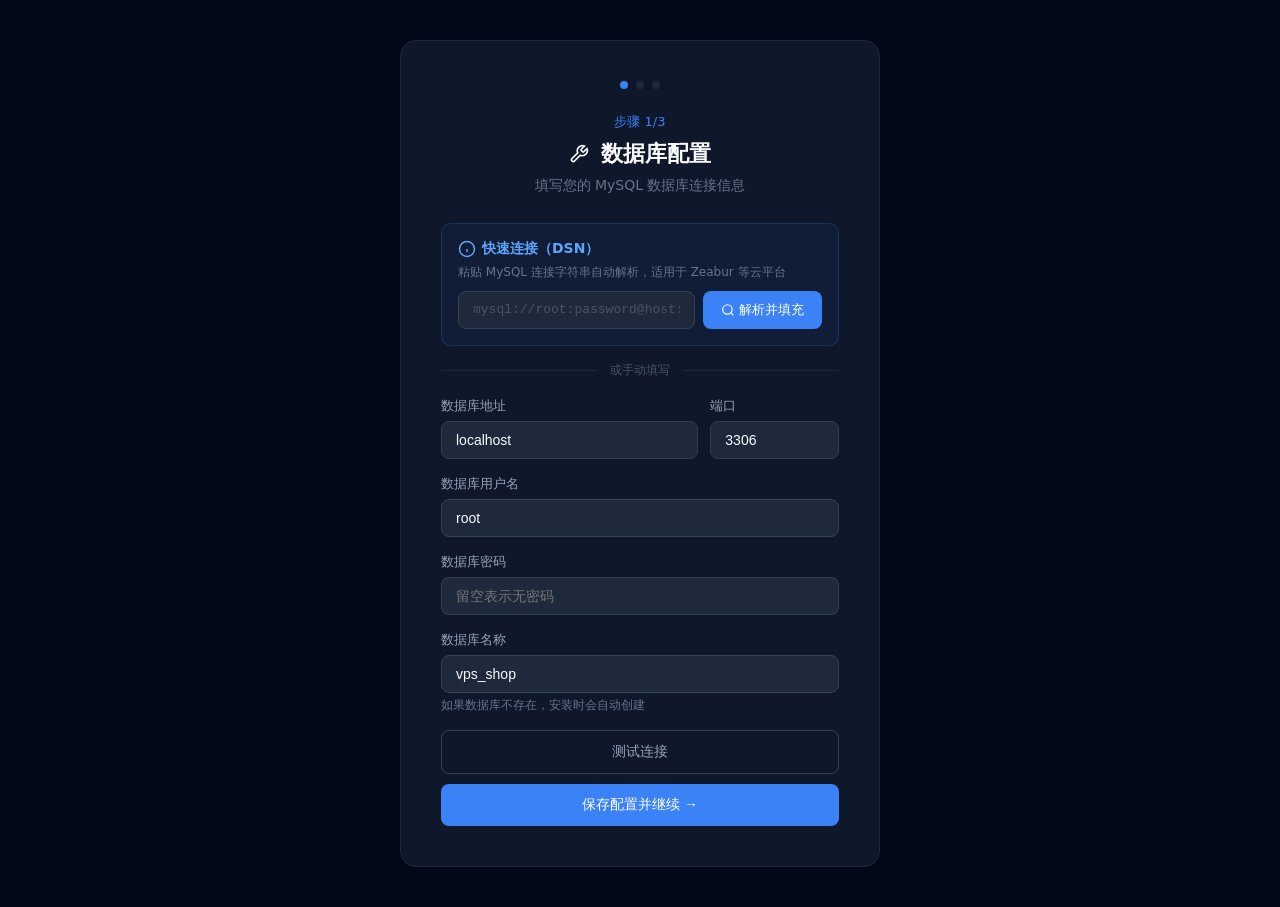
<file: admin/install.html>
<!DOCTYPE html>
<html lang="zh-CN">
<head>
    <meta charset="UTF-8">
    <meta name="viewport" content="width=device-width, initial-scale=1.0">
    <title>安装向导 - VPS积分商城</title>
    <link rel="stylesheet" href="../css/install.css?v=20260315b">
</head>
<body>
<div class="install-box">
    <!-- 步骤指示器 -->
    <div class="step-indicator">
        <div class="step-dot active"></div>
        <div class="step-dot"></div>
        <div class="step-dot"></div>
    </div>

    <!-- 步骤1: 数据库配置 -->
    <div class="step-view active" data-step="1">
        <div class="step-label">步骤 1/3</div>
        <h1><svg viewBox="0 0 24 24" width="20" height="20" fill="none" stroke="currentColor" stroke-width="2" style="vertical-align:-3px;margin-right:4px"><path d="M14.7 6.3a1 1 0 0 0 0 1.4l1.6 1.6a1 1 0 0 0 1.4 0l3.77-3.77a6 6 0 0 1-7.94 7.94l-6.91 6.91a2.12 2.12 0 0 1-3-3l6.91-6.91a6 6 0 0 1 7.94-7.94l-3.76 3.76z"/></svg> 数据库配置</h1>
        <p class="subtitle">填写您的 MySQL 数据库连接信息</p><div id="step1Msg" class="msg-box"></div>

        <!-- DSN 快速输入 -->
        <div class="dsn-section">
            <div class="dsn-header">
                <svg viewBox="0 0 24 24" width="18" height="18" fill="none" stroke="currentColor" stroke-width="2"><circle cx="12" cy="12" r="10"/><path d="M12 16v-4"/><path d="M12 8h.01"/></svg>
                <span>快速连接（DSN）</span>
            </div>
            <p class="dsn-hint">粘贴 MySQL 连接字符串自动解析，适用于 Zeabur 等云平台</p>
            <div class="dsn-input-row">
                <input type="text" id="dbDsn" placeholder="mysql://root:password@host:3306/dbname" value="">
                <button class="btn btn-dsn" id="btnParseDsn" onclick="parseDsn()">
                    <svg viewBox="0 0 24 24" width="14" height="14" fill="none" stroke="currentColor" stroke-width="2" style="vertical-align:-2px;margin-right:4px"><circle cx="11" cy="11" r="8"/><path d="m21 21-4.35-4.35"/></svg>
                    解析并填充
                </button>
            </div>
        </div>

        <div class="dsn-divider"><span>或手动填写</span></div>

        <div class="form-row">
            <div class="form-group">
                <label>数据库地址</label>
                <input type="text" id="dbHost" value="localhost" placeholder="localhost">
            </div>
            <div class="form-group">
                <label>端口</label>
                <input type="number" id="dbPort" value="3306" placeholder="3306">
            </div>
        </div>
        <div class="form-group">
            <label>数据库用户名</label>
            <input type="text" id="dbUser" value="root" placeholder="root">
        </div>
        <div class="form-group">
            <label>数据库密码</label>
            <input type="password" id="dbPass" placeholder="留空表示无密码">
        </div>
        <div class="form-group">
            <label>数据库名称</label>
            <input type="text" id="dbName" value="vps_shop" placeholder="vps_shop">
            <div class="hint">如果数据库不存在，安装时会自动创建</div>
        </div>

        <button class="btn btn-outline" id="btnTest" onclick="testConnection()">测试连接</button>
        <button class="btn btn-primary" id="btnSave" onclick="saveAndNext()">保存配置并继续 →</button>
    </div>

    <!-- 步骤2: 加密密钥 -->
    <div class="step-view" data-step="2">
        <div class="step-label">步骤 2/3</div>
        <h1><svg viewBox="0 0 24 24" width="20" height="20" fill="none" stroke="currentColor" stroke-width="2" style="vertical-align:-3px;margin-right:4px"><rect x="3" y="11" width="18" height="11" rx="2" ry="2"/><path d="M7 11V7a5 5 0 0 1 10 0v4"/></svg> 加密密钥</h1>
        <p class="subtitle">用于加密 VPS 密码等敏感信息（可选）</p>

        <div id="step2Msg" class="msg-box"></div>

        <div class="encrypt-section">
            <h3><svg viewBox="0 0 24 24" width="16" height="16" fill="none" stroke="currentColor" stroke-width="2" style="vertical-align:-3px;margin-right:4px"><rect x="2" y="2" width="20" height="20" rx="3"/><circle cx="8" cy="8" r="1.5" fill="currentColor"/><circle cx="16" cy="8" r="1.5" fill="currentColor"/><circle cx="8" cy="16" r="1.5" fill="currentColor"/><circle cx="16" cy="16" r="1.5" fill="currentColor"/><circle cx="12" cy="12" r="1.5" fill="currentColor"/></svg> 自动生成密钥</h3>
            <p>生成随机密钥并自动写入配置。不配置则 VPS 密码以明文存储。</p>
            <button class="btn btn-primary" id="btnGenKey" onclick="generateKey()">生成加密密钥</button></div>

        <div id="keyDisplay" class="key-box" style="display:none">
            <div class="key-label">生成的加密密钥（请备份）：</div>
            <code id="keyCode"></code>
            <button class="btn btn-outline" style="margin-top:12px" onclick="copyKey()"><svg viewBox="0 0 24 24" width="14" height="14" fill="none" stroke="currentColor" stroke-width="2" style="vertical-align:-2px;margin-right:2px"><path d="M14 2H6a2 2 0 0 0-2 2v16a2 2 0 0 0 2 2h12a2 2 0 0 0 2-2V8z"/><polyline points="14 2 14 8 20 8"/><line x1="16" y1="13" x2="8" y2="13"/><line x1="16" y1="17" x2="8" y2="17"/></svg> 复制密钥</button>
        </div>

        <button class="btn btn-success" onclick="goToInstall()">继续安装 →</button><button class="btn btn-outline" onclick="skipAndGoInstall()">跳过，稍后配置</button>
    </div>

    <!-- 步骤3: 执行安装 -->
    <div class="step-view" data-step="3">
        <div class="step-label">步骤 3/3</div>
        <h1><svg viewBox="0 0 24 24" width="20" height="20" fill="none" stroke="currentColor" stroke-width="2" style="vertical-align:-3px;margin-right:4px"><path d="M4.5 16.5c-1.5 1.26-2 5-2 5s3.74-.5 5-2c.71-.84.7-2.13-.09-2.91a2.18 2.18 0 0 0-2.91-.09z"/><path d="M12 15l-3-3a22 22 0 0 1 2-3.95A12.88 12.88 0 0 1 22 2c0 2.72-.78 7.5-6 11a22.35 22.35 0 0 1-4 2z"/><path d="M9 12H4s.55-3.03 2-4c1.62-1.08 5 0 5 0"/><path d="M12 15v5s3.03-.55 4-2c1.08-1.62 0-5 0-5"/></svg> 初始化数据库</h1>
        <p class="subtitle">点击下方按钮创建所有数据表</p>

        <div id="step3Msg" class="msg-box"></div>

        <button class="btn btn-primary" id="btnInstall" onclick="runInstall()">开始初始化</button>
        <button class="btn btn-outline" onclick="goStep(1)">← 返回修改配置</button>
    </div>

    <!-- 步骤4: 完成 -->
    <div class="step-view" data-step="4">
        <div class="success-box">
            <div class="success-icon"><svg viewBox="0 0 24 24" width="48" height="48" fill="none" stroke="#22c55e" stroke-width="1.5"><path d="M22 11.08V12a10 10 0 1 1-5.93-9.14"/><polyline points="22 4 12 14.01 9 11.01"/></svg></div>
            <h1>数据库初始化成功！</h1>
            <p class="subtitle">正在跳转到管理员设置页面...</p>
        </div>
    </div>
</div>

<script src="../js/install.js"></script>
</body>
</html>
</file>
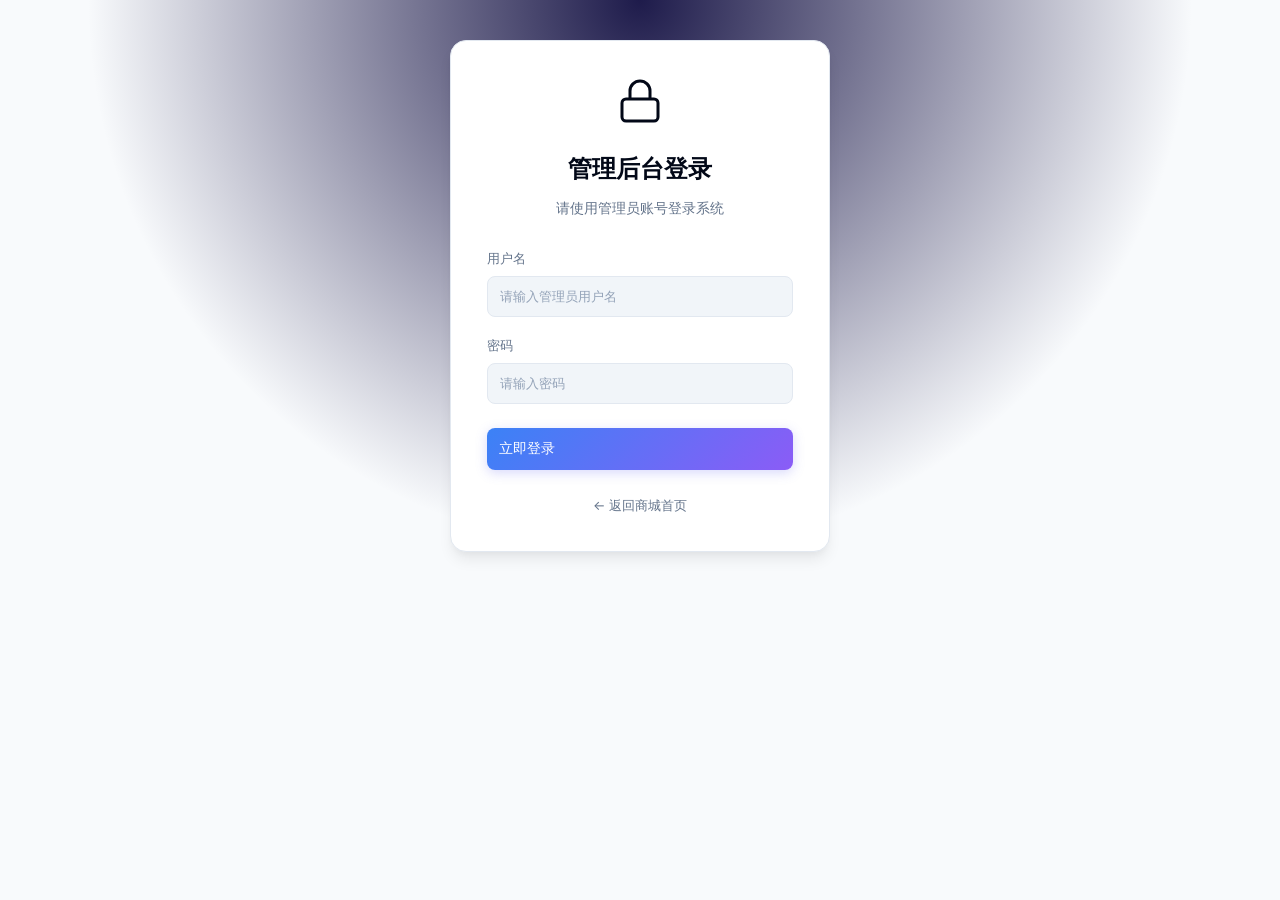
<file: admin/login.html>
<!DOCTYPE html>
<html lang="zh-CN">
<head>
    <meta charset="UTF-8">
    <meta name="viewport" content="width=device-width, initial-scale=1.0">
    <title>管理登录 - VPS积分商城</title>
    <link rel="preconnect" href="https://fonts.googleapis.com">
    <link rel="preconnect" href="https://fonts.gstatic.com" crossorigin>
    <link href="https://fonts.googleapis.com/css2?family=Inter:wght@400;500;600;700;800&display=swap" rel="stylesheet">
    <link rel="stylesheet" href="../css/admin.css?v=20260315j"><script>
        // 自动缓存破坏
        (function() {
            const v = Date.now();
            document.querySelectorAll('link[rel="stylesheet"]').forEach(link => {
                if (link.href && !link.href.includes('fonts.googleapis.com')) {
                    link.href = link.href.split('?')[0] + '?v=' + v;
                }
            });
        })();
    </script>
</head>
<body class="auth-page">
    <div class="auth-layout">
        <div class="auth-card">
            <div style="text-align:center;margin-bottom:32px">
                <div style="font-size:48px;margin-bottom:16px;background:linear-gradient(135deg,var(--primary),var(--secondary));-webkit-background-clip:text;-webkit-text-fill-color:transparent"><svg viewBox="0 0 24 24" width="48" height="48" fill="none" stroke="currentColor" stroke-width="1.5"><rect x="3" y="11" width="18" height="11" rx="2" ry="2"/><path d="M7 11V7a5 5 0 0 1 10 0v4"/></svg></div>
                <h1 style="font-size:24px;font-weight:700;color:var(--text-main);margin-bottom:8px">管理后台登录</h1>
                <p style="color:var(--text-muted);font-size:14px">请使用管理员账号登录系统</p>
            </div>
            
            <div class="form-group" style="margin-bottom:20px">
                <label style="display:block;margin-bottom:8px;font-size:13px;color:var(--text-muted)">用户名</label>
                <input type="text" id="username" placeholder="请输入管理员用户名" style="width:100%;padding:12px;border-radius:8px;border:1px solid var(--border);background:var(--bg-input);color:white">
            </div>
            <div class="form-group" style="margin-bottom:24px">
                <label style="display:block;margin-bottom:8px;font-size:13px;color:var(--text-muted)">密码</label>
                <input type="password" id="password" placeholder="请输入密码" style="width:100%;padding:12px;border-radius:8px;border:1px solid var(--border);background:var(--bg-input);color:white">
            </div>
            
            <button class="btn btn-primary" style="width:100%;padding:12px;font-size:14px" onclick="doLogin()">
                立即登录
            </button>
            
            <div style="text-align:center;margin-top:24px">
                <a href="../index.html" style="color:var(--text-muted);font-size:13px;text-decoration:none;transition:color 0.2s">
                    ← 返回商城首页
                </a>
            </div>
        </div>
    </div>

    <script>
        let csrfToken = '';
        function initCsrfToken() {
            return window.fetch('../api/csrf.php', { credentials: 'same-origin' })
                .then(r => r.json())
                .then(data => {
                    if (data.code === 1 && data.data && data.data.token) {
                        csrfToken = data.data.token;
                    }
                })
                .catch(() => {});
        }

        function apiFetch(url, options = {}) {
            const opts = { credentials: 'same-origin', ...options };
            const method = (opts.method || 'GET').toUpperCase();
            const ensureToken = (!csrfToken && method !== 'GET' && method !== 'HEAD') ? initCsrfToken() : Promise.resolve();
            return ensureToken.then(() => {
                const headers = new Headers(opts.headers || {});
                if (csrfToken && !headers.has('X-CSRF-Token')) {
                    headers.set('X-CSRF-Token', csrfToken);
                }
                opts.headers = headers;
                return window.fetch(url, opts);
            });
        }

        initCsrfToken();

        // 检查安装状态
        apiFetch('../api/check_install.php?_=' + Date.now())
            .then(r => r.json())
            .then(data => {
                if (data.code === 1) {
if (!data.data.config_ok || !data.data.tables_ok) {
window.location.replace('install.html');
                    } else if (!data.data.admin_ok) {
                        window.location.replace('setup.html');
                    }
                }
            });

        // 检查是否已登录
        apiFetch('../api/admin.php?action=check')
            .then(r => r.json())
            .then(data => {
                if (data.code === 1) {
                    window.location.replace('index.html');
                }
            });

        function doLogin() {
            const user = document.getElementById('username').value.trim();
            const pass = document.getElementById('password').value;
            
            if (!user || !pass) {
                alert('请填写完整');
                return;
            }
            
            const body = new FormData();
            body.append('action', 'login');
            body.append('username', user);
            body.append('password', pass);
            
            apiFetch('../api/admin.php', { method: 'POST', body })
                .then(r => r.json())
                .then(data => {
                    if (data.code === 1) {
                        window.location.replace('index.html');
                    } else {
                        alert(data.msg);
                    }
                });
        }

        document.getElementById('password').addEventListener('keypress', e => {
            if (e.key === 'Enter') doLogin();
        });
    </script>
</body>
</html>
</file>
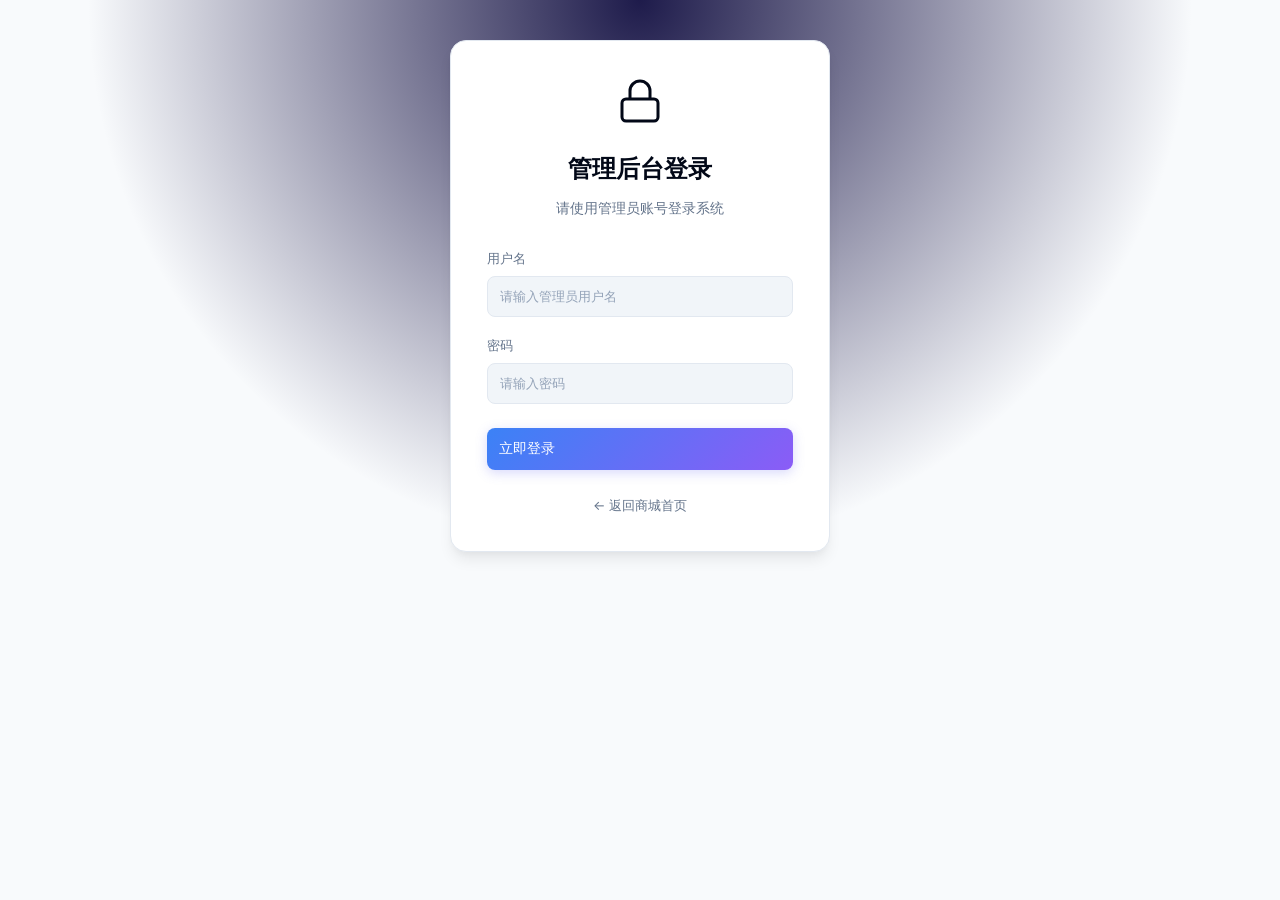
<file: admin/maintenance.html>
<!DOCTYPE html>
<html lang="zh-CN">
<head>
    <meta charset="UTF-8">
    <meta name="viewport" content="width=device-width, initial-scale=1.0">
    <title>数据库维护 - VPS积分商城（build 20260315i）</title>
    <link rel="preconnect" href="https://fonts.googleapis.com">
    <link rel="preconnect" href="https://fonts.gstatic.com" crossorigin>
    <link href="https://fonts.googleapis.com/css2?family=Inter:wght@400;500;600;700;800&display=swap" rel="stylesheet">
    <link rel="stylesheet" href="../css/admin.css">
    <script>
        // 自动缓存破坏
        (function() {
            const v = Date.now();
            document.querySelectorAll('link[rel="stylesheet"]').forEach(link => {
                if (link.href && !link.href.includes('fonts.googleapis.com')) {
                    link.href = link.href.split('?')[0] + '?v=' + v;
                }
            });
        })();
    </script>
    <style>
        .maintenance-container {
            max-width: 800px;
            margin: 0 auto;
        }
        .maintenance-card {
            background: var(--bg-card);
            border: 1px solid var(--border);
            border-radius: var(--radius-lg);
            padding: 32px;
            margin-bottom: 24px;
        }
        .maintenance-card h3 {
            margin-bottom: 16px;
            font-size: 18px;
            color: var(--text-main);
            border-bottom: 1px solid var(--border);
            padding-bottom: 12px;
        }
        .maintenance-card p {
            color: var(--text-muted);
            font-size: 14px;
            margin-bottom: 20px;
            line-height: 1.6;
        }
        .btn-group {
            display: flex;
            gap: 12px;
            flex-wrap: wrap;
        }
        #dbStatus {
            margin-bottom: 20px;
            padding: 16px;
            border-radius: var(--radius-md);
            font-size: 14px;
            display: none;
            line-height: 1.6;
        }
        #dbStatus.show { display: block; }
        #dbStatus.success {
            background: rgba(34, 197, 94, 0.15);
            color: #22c55e;border: 1px solid rgba(34, 197, 94, 0.3);
        }
        #dbStatus.error {
            background: rgba(239, 68, 68, 0.15);
            color: #ef4444;
            border: 1px solid rgba(239, 68, 68, 0.3);
        }
        #dbStatus.warning {
            background: rgba(251, 191, 36, 0.15);
            color: #fbbf24;
            border: 1px solid rgba(251, 191, 36, 0.3);
        }
        #dbStatus.loading {
            background: rgba(99, 102, 241, 0.1);
            color: var(--primary);
            border: 1px solid rgba(99, 102, 241, 0.3);
        }
        .back-link {
            display: inline-flex;
            align-items: center;
            gap: 8px;
            color: var(--text-muted);
            text-decoration: none;
            font-size: 14px;
            margin-bottom: 24px;
            transition: var(--transition);
        }
        .back-link:hover { color: var(--primary); }
        .danger-zone {
            border-color: rgba(239, 68, 68, 0.3);
            background: rgba(239, 68, 68, 0.05);
        }
        .danger-zone h3 {
            color: #ef4444;
            border-bottom-color: rgba(239, 68, 68, 0.3);
        }
        .btn-danger {
            background: linear-gradient(135deg, #ef4444, #dc2626);
            color: white;
            border: none;
            padding: 10px 24px;
            border-radius: var(--radius-md);
            font-weight: 600;
            cursor: pointer;
            transition: var(--transition);
        }
        .btn-danger:hover {
            transform: translateY(-2px);
            box-shadow: 0 8px 20px rgba(239, 68, 68, 0.3);
        }
        @media (max-width: 768px) {
            .maintenance-card { padding: 20px; }
            .btn-group { flex-direction: column; }
            .btn-group .btn, .btn-group .btn-danger { width: 100%; }
        }
    </style>
</head>
<body style="overflow-y: auto; height: auto; min-height: 100vh;">
    <div class="auth-layout" style="align-items: flex-start; padding: 40px 20px; min-height: 100vh; height: auto; overflow: visible;">
        <div class="maintenance-container"><a href="index.html" class="back-link">← 返回后台管理</a>
            <h1 class="page-title" style="margin-bottom: 32px;"><svg viewBox="0 0 24 24" width="20" height="20" fill="none" stroke="currentColor" stroke-width="2" style="vertical-align:-3px;margin-right:4px"><path d="M14.7 6.3a1 1 0 0 0 0 1.4l1.6 1.6a1 1 0 0 0 1.4 0l3.77-3.77a6 6 0 0 1-7.94 7.94l-6.91 6.91a2.12 2.12 0 0 1-3-3l6.91-6.91a6 6 0 0 1 7.94-7.94l-3.76 3.76z"/></svg> 数据库维护</h1>
            
            <div class="maintenance-card">
                <h3><svg viewBox="0 0 24 24" width="16" height="16" fill="none" stroke="currentColor" stroke-width="2" style="vertical-align:-3px;margin-right:4px"><line x1="18" y1="20" x2="18" y2="10"/><line x1="12" y1="20" x2="12" y2="4"/><line x1="6" y1="20" x2="6" y2="14"/></svg> 数据库状态检查</h3>
                <p>检查数据库连接状态和表结构完整性。如果某些功能无法使用，可以先检查状态确认问题。</p>
                <div id="dbStatus"></div>
                <div class="btn-group">
                    <button class="btn btn-outline" onclick="checkDbStatus()">检查状态</button></div>
            </div>
            
            <div class="maintenance-card">
                <h3><svg viewBox="0 0 24 24" width="16" height="16" fill="none" stroke="currentColor" stroke-width="2" style="vertical-align:-3px;margin-right:4px"><polyline points="23 4 23 10 17 10"/><polyline points="1 20 1 14 7 14"/><path d="M3.51 9a9 9 0 0 1 14.85-3.36L23 10M1 14l4.64 4.36A9 9 0 0 0 20.49 15"/></svg> 数据库更新</h3>
                <p>检查并安装缺失的数据库表。版本更新后如果某些功能无法使用，可以点击此按钮修复。此操作不会删除现有数据。</p>
                <div class="btn-group">
                    <button class="btn btn-primary" onclick="updateDatabase()">更新数据库</button>
                </div>
            </div>
            
            <div class="maintenance-card danger-zone">
                <h3><svg viewBox="0 0 24 24" width="16" height="16" fill="none" stroke="#f59e0b" stroke-width="2" style="vertical-align:-3px;margin-right:4px"><path d="M10.29 3.86L1.82 18a2 2 0 0 0 1.71 3h16.94a2 2 0 0 0 1.71-3L13.71 3.86a2 2 0 0 0-3.42 0z"/><line x1="12" y1="9" x2="12" y2="13"/><line x1="12" y1="17" x2="12.01" y2="17"/></svg> 重置数据库</h3>
                <p><strong>危险操作！</strong>此操作将删除所有数据表并重新创建，包括：<br>
                    • 所有商品信息<br>
                    • 所有订单记录<br>
                    • 所有用户账号（管理员除外）<br>
                    • 所有工单和公告<br><br>
                    此操作<strong>不可恢复</strong>，请在操作前务必备份重要数据！
                </p>
                <div class="btn-group">
                    <button class="btn-danger" onclick="resetDatabase()">重置数据库</button>
                </div>
            </div>
            
            <div class="maintenance-card">
                <h3><svg viewBox="0 0 24 24" width="14" height="14" fill="none" stroke="currentColor" stroke-width="2" style="vertical-align:-2px;margin-right:2px"><path d="M14 2H6a2 2 0 0 0-2 2v16a2 2 0 0 0 2 2h12a2 2 0 0 0 2-2V8z"/><polyline points="14 2 14 8 20 8"/><line x1="16" y1="13" x2="8" y2="13"/><line x1="16" y1="17" x2="8" y2="17"/></svg> 操作说明</h3>
                <p style="margin-bottom: 12px;"><strong>检查状态</strong>：查看当前数据库的连接情况和表结构是否完整。</p>
                <p style="margin-bottom: 12px;"><strong>更新数据库</strong>：自动创建缺失的数据表，不会影响已有数据。适用于版本升级后的兼容性修复。</p>
                <p style="margin-bottom: 0;"><strong>重置数据库</strong>：清空所有数据并重建表结构。仅在需要完全重置系统时使用。</p>
            </div>
        </div>
    </div>
    
    <script>
        let csrfToken = '';
        function initCsrfToken() {
            return window.fetch('../api/csrf.php', { credentials: 'same-origin' })
                .then(r => r.json())
                .then(data => {
                    if (data.code === 1 && data.data && data.data.token) {
                        csrfToken = data.data.token;
                    }
                })
                .catch(() => {});
        }

        function apiFetch(url, options = {}) {
            const opts = { credentials: 'same-origin', cache: 'no-store', ...options };
            const method = (opts.method || 'GET').toUpperCase();
            const ensureToken = (!csrfToken && method !== 'GET' && method !== 'HEAD') ? initCsrfToken() : Promise.resolve();
            return ensureToken.then(() => {
                const headers = new Headers(opts.headers || {});
                if (csrfToken && !headers.has('X-CSRF-Token')) {
                    headers.set('X-CSRF-Token', csrfToken);
                }
                opts.headers = headers;
                return window.fetch(url, opts);
            });
        }

        initCsrfToken();

        document.addEventListener('DOMContentLoaded', function() {
            apiFetch('../api/admin.php?action=check&_ts=' + Date.now())
                .then(r => r.json())
                .then(data => {
                    if (data.code !== 1) location.href = 'login.html';
                })
                .catch(() => location.href = 'login.html');
        });

        function checkDbStatus() {
            const statusDiv = document.getElementById('dbStatus');
            statusDiv.className = 'show loading';
            statusDiv.innerHTML = '⏳ 正在检查...';
            
            apiFetch('../api/update_db.php?action=check&_ts=' + Date.now())
                .then(r => r.json())
                .then(data => {
                    if (data.code === 1) {
                        const info = data.data;
                        if (info.all_installed) {
                            statusDiv.className = 'show success';
                            const build = info.build ? ('<br><small style="opacity:0.8">构建版本: ' + info.build + '</small>') : '';
                            const missingColCount = info.missing_columns ? info.missing_columns.length : 0;
                            const missingCols = (info.missing_columns && info.missing_columns.length) ? ('<br><small style="opacity:0.8">缺失关键列: ' + info.missing_columns.join(', ') + '</small>') : '';
                            const columnOk = info.all_columns_ready !== false;
                            if (columnOk) {
                                statusDiv.innerHTML = '<svg viewBox="0 0 24 24" width="16" height="16" fill="none" stroke="#22c55e" stroke-width="2" style="vertical-align:-3px;margin-right:4px"><path d="M22 11.08V12a10 10 0 1 1-5.93-9.14"/><polyline points="22 4 12 14.01 9 11.01"/></svg> 数据库状态正常，所有表和关键列已安装' + build + '<br><small style="opacity:0.8">已安装表: ' + info.existing.join(', ') + '</small>';
                            } else {
                                statusDiv.className = 'show warning';
                                statusDiv.innerHTML = '<svg viewBox="0 0 24 24" width="16" height="16" fill="none" stroke="#f59e0b" stroke-width="2" style="vertical-align:-3px;margin-right:4px"><path d="M10.29 3.86L1.82 18a2 2 0 0 0 1.71 3h16.94a2 2 0 0 0 1.71-3L13.71 3.86a2 2 0 0 0-3.42 0z"/><line x1="12" y1="9" x2="12" y2="13"/><line x1="12" y1="17" x2="12.01" y2="17"/></svg> 表都在，但关键列不完整' + build + (missingColCount ? ('<br><small style="opacity:0.8">缺失数量: ' + missingColCount + '</small>') : '') + missingCols + '<br><small style="opacity:0.8">请点击“更新数据库”执行补列</small>'; 
                            }
                        } else {
                            statusDiv.className = 'show warning';
                            statusDiv.innerHTML = '<svg viewBox="0 0 24 24" width="16" height="16" fill="none" stroke="#f59e0b" stroke-width="2" style="vertical-align:-3px;margin-right:4px"><path d="M10.29 3.86L1.82 18a2 2 0 0 0 1.71 3h16.94a2 2 0 0 0 1.71-3L13.71 3.86a2 2 0 0 0-3.42 0z"/><line x1="12" y1="9" x2="12" y2="13"/><line x1="12" y1="17" x2="12.01" y2="17"/></svg> 发现缺失的表:<strong>' + info.missing.join(', ') + '</strong><br><small style="opacity:0.8">请点击"更新数据库"按钮进行安装</small>';
                        }
                    } else {
                        statusDiv.className = 'show error';
                        statusDiv.innerHTML = '<svg viewBox="0 0 24 24" width="16" height="16" fill="none" stroke="#ef4444" stroke-width="2" style="vertical-align:-3px;margin-right:4px"><circle cx="12" cy="12" r="10"/><line x1="15" y1="9" x2="9" y2="15"/><line x1="9" y1="9" x2="15" y2="15"/></svg> 检查失败: ' + data.msg;
                    }
                })
                .catch(() => {
                    statusDiv.className = 'show error';
                    statusDiv.innerHTML = '<svg viewBox="0 0 24 24" width="16" height="16" fill="none" stroke="#ef4444" stroke-width="2" style="vertical-align:-3px;margin-right:4px"><circle cx="12" cy="12" r="10"/><line x1="15" y1="9" x2="9" y2="15"/><line x1="9" y1="9" x2="15" y2="15"/></svg> 网络错误，请检查网络连接';
                });
        }

        function updateDatabase() {
            if (!confirm('确定要更新数据库吗？此操作将创建缺失的数据表。')) return;
            
            const statusDiv = document.getElementById('dbStatus');
            statusDiv.className = 'show loading';
            statusDiv.innerHTML = '⏳ 正在更新...';
            
            const body = new FormData();
            body.append('action', 'update');
            
            apiFetch('../api/update_db.php', { method: 'POST', body })
                .then(r => r.json())
                .then(data => {
                    const info = data.data || {};
                    const build = info.build ? ('<br><small style="opacity:0.8">构建版本: ' + info.build + '</small>') : '';
                    const created = (info.created || []).length ? ('<br><small style="opacity:0.8">新建表: ' + info.created.join(', ') + '</small>') : '';
                    const migrated = (info.migrated || []).length ? ('<br><small style="opacity:0.8">已补项目: ' + info.migrated.join(', ') + '</small>') : '';
                    const remaining = (info.remaining_missing_columns || []).length ? ('<br><small style="opacity:0.8">仍缺关键列: ' + info.remaining_missing_columns.join(', ') + '</small>') : '';
                    const errors = (info.errors || []).length ? ('<br><small style="opacity:0.8">错误详情:<br>' + info.errors.join('<br>') + '</small>') : '';
                    if (data.code === 1) {
                        statusDiv.className = 'show success';
                        statusDiv.innerHTML = '<svg viewBox="0 0 24 24" width="16" height="16" fill="none" stroke="#22c55e" stroke-width="2" style="vertical-align:-3px;margin-right:4px"><path d="M22 11.08V12a10 10 0 1 1-5.93-9.14"/><polyline points="22 4 12 14.01 9 11.01"/></svg> ' + data.msg + build + created + migrated + remaining;
                        setTimeout(checkDbStatus, 300);
                    } else {
                        statusDiv.className = 'show error';
                        statusDiv.innerHTML = '<svg viewBox="0 0 24 24" width="16" height="16" fill="none" stroke="#ef4444" stroke-width="2" style="vertical-align:-3px;margin-right:4px"><circle cx="12" cy="12" r="10"/><line x1="15" y1="9" x2="9" y2="15"/><line x1="9" y1="9" x2="15" y2="15"/></svg> ' + data.msg + build + created + migrated + remaining + errors;
                    }
                })
                .catch(() => {
                    statusDiv.className = 'show error';
                    statusDiv.innerHTML = '<svg viewBox="0 0 24 24" width="16" height="16" fill="none" stroke="#ef4444" stroke-width="2" style="vertical-align:-3px;margin-right:4px"><circle cx="12" cy="12" r="10"/><line x1="15" y1="9" x2="9" y2="15"/><line x1="9" y1="9" x2="15" y2="15"/></svg> 网络错误，请检查网络连接';
                });
        }

        function resetDatabase() {
            const confirmText = prompt('此操作将删除所有数据！\n\n如果确定要重置，请输入 "RESET" 确认：');
            if (confirmText !== 'RESET') {
                if (confirmText !== null) alert('输入不正确，操作已取消');
                return;
            }
            
            if (!confirm('最后确认：真的要删除所有数据并重置数据库吗？\n\n此操作不可恢复！')) return;
            
            const statusDiv = document.getElementById('dbStatus');
            statusDiv.className = 'show loading';
            statusDiv.innerHTML = '⏳ 正在重置数据库...';
            
            const body = new FormData();
            body.append('action', 'reset');
            
            apiFetch('../api/update_db.php', { method: 'POST', body })
                .then(r => r.json())
                .then(data => {
                    const info = data.data || {};
                    const build = info.build ? ('<br><small style="opacity:0.8">构建版本: ' + info.build + '</small>') : '';
                    const created = (info.created || []).length ? ('<br><small style="opacity:0.8">新建表: ' + info.created.join(', ') + '</small>') : '';
                    const migrated = (info.migrated || []).length ? ('<br><small style="opacity:0.8">已补项目: ' + info.migrated.join(', ') + '</small>') : '';
                    const remaining = (info.remaining_missing_columns || []).length ? ('<br><small style="opacity:0.8">仍缺关键列: ' + info.remaining_missing_columns.join(', ') + '</small>') : '';
                    const errors = (info.errors || []).length ? ('<br><small style="opacity:0.8">错误详情:<br>' + info.errors.join('<br>') + '</small>') : '';
                    if (data.code === 1) {
                        statusDiv.className = 'show success';
                        statusDiv.innerHTML = '<svg viewBox="0 0 24 24" width="16" height="16" fill="none" stroke="#22c55e" stroke-width="2" style="vertical-align:-3px;margin-right:4px"><path d="M22 11.08V12a10 10 0 1 1-5.93-9.14"/><polyline points="22 4 12 14.01 9 11.01"/></svg> ' + data.msg + build + created + migrated + remaining;
                        setTimeout(checkDbStatus, 300);
                    } else {
                        statusDiv.className = 'show error';
                        statusDiv.innerHTML = '<svg viewBox="0 0 24 24" width="16" height="16" fill="none" stroke="#ef4444" stroke-width="2" style="vertical-align:-3px;margin-right:4px"><circle cx="12" cy="12" r="10"/><line x1="15" y1="9" x2="9" y2="15"/><line x1="9" y1="9" x2="15" y2="15"/></svg> ' + data.msg + build + created + migrated + remaining + errors;
                    }
                })
                .catch(() => {
                    statusDiv.className = 'show error';
                    statusDiv.innerHTML = '<svg viewBox="0 0 24 24" width="16" height="16" fill="none" stroke="#ef4444" stroke-width="2" style="vertical-align:-3px;margin-right:4px"><circle cx="12" cy="12" r="10"/><line x1="15" y1="9" x2="9" y2="15"/><line x1="9" y1="9" x2="15" y2="15"/></svg> 网络错误，请检查网络连接';
                });
        }
    </script>
</body>
</html>
</file>
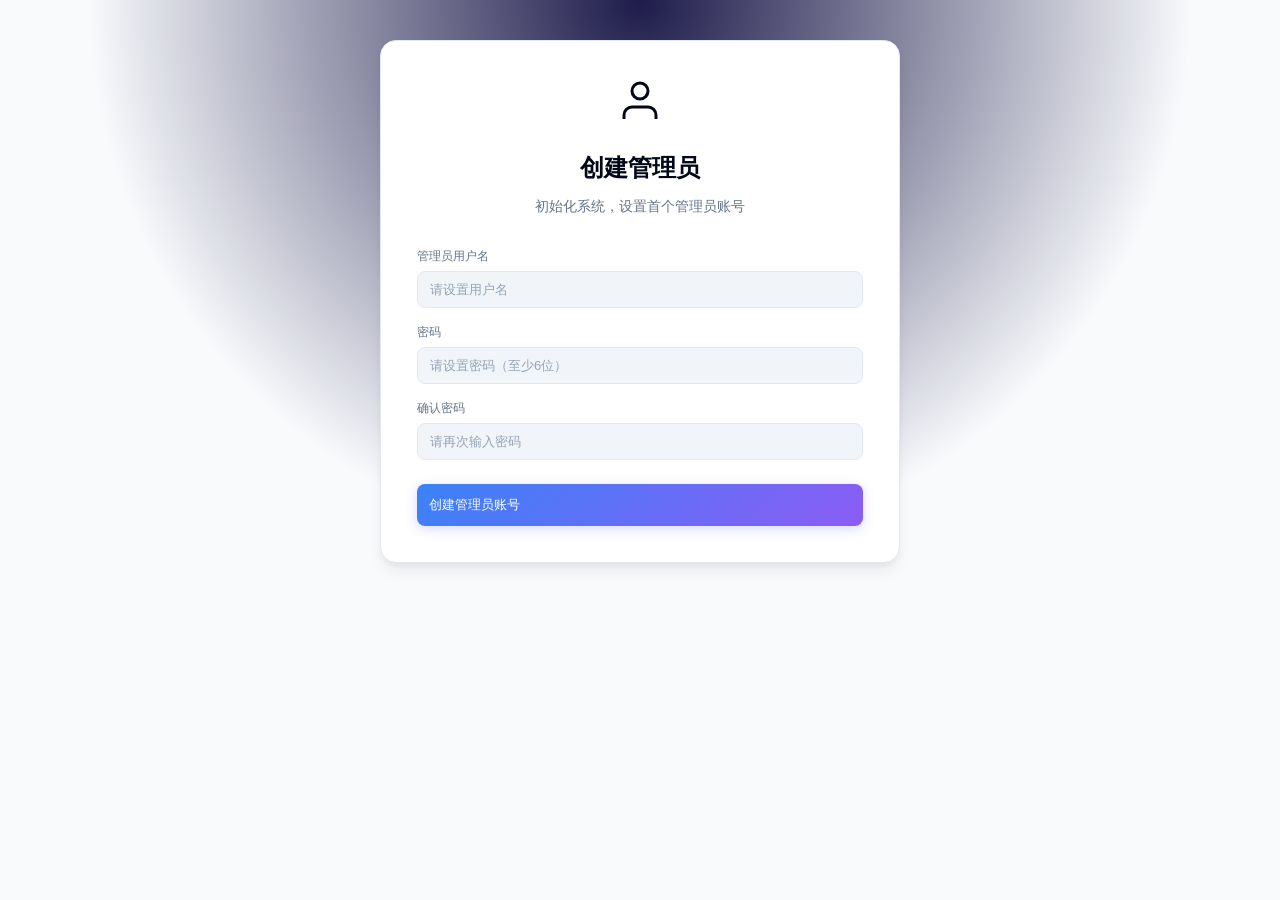
<file: admin/setup.html>
<!DOCTYPE html>
<html lang="zh-CN">
<head>
    <meta charset="UTF-8">
    <meta name="viewport" content="width=device-width, initial-scale=1.0">
    <title>创建管理员 - VPS积分商城</title>
    <link rel="stylesheet" href="../css/admin.css?v=20260315j">
    <script>
        // 自动缓存破坏
        (function() {
            const v = Date.now();
            document.querySelectorAll('link[rel="stylesheet"]').forEach(link => {
                if (link.href && !link.href.includes('fonts.googleapis.com')) {
                    link.href = link.href.split('?')[0] + '?v=' + v;
                }
            });
        })();
    </script>
</head>
<body class="auth-page setup-page">
    <div class="auth-layout">
        <div class="auth-card">
            <div style="text-align:center;margin-bottom:32px">
                <div style="font-size:48px;margin-bottom:16px"><svg viewBox="0 0 24 24" width="48" height="48" fill="none" stroke="currentColor" stroke-width="1.5"><path d="M20 21v-2a4 4 0 0 0-4-4H8a4 4 0 0 0-4 4v2"/><circle cx="12" cy="7" r="4"/></svg></div>
                <h1 style="font-size:24px;font-weight:700;color:var(--text-main);margin-bottom:8px">创建管理员</h1>
                <p id="setupSubtitle" style="color:var(--text-muted);font-size:14px">初始化系统，设置首个管理员账号</p>

            </div>
            
            <div class="form-group">
                <label>管理员用户名</label>
                <input type="text" id="username" placeholder="请设置用户名">
            </div>
            <div class="form-group">
                <label>密码</label>
                <input type="password" id="password" placeholder="请设置密码（至少6位）">
            </div>
            <div class="form-group">
                <label>确认密码</label>
                <input type="password" id="password2" placeholder="请再次输入密码">
            </div>

            <div id="existingAdminNotice" style="display:none;margin:16px 0;padding:14px 16px;border:1px solid rgba(245,158,11,.35);background:rgba(245,158,11,.08);border-radius:12px;color:#fbbf24;font-size:13px;line-height:1.7">
                <div style="font-weight:700;margin-bottom:8px">检测到当前数据库中已经存在管理员账号</div>
                <div>因此不能重复创建首个管理员。如果这不是你预期的情况，说明你现在连接的数据库里原本就有旧的管理员数据。你可以直接跳过管理员初始化前往登录，或在下方执行重置管理员操作。</div>
            </div>

            <div id="recoveryGuide" style="display:none;margin:16px 0;padding:16px;border:1px solid var(--border);background:rgba(255,255,255,.03);border-radius:12px;color:var(--text-muted);font-size:13px;line-height:1.8">
                <div style="color:var(--text-main);font-weight:700;margin-bottom:8px">管理员恢复操作说明</div>
                <div>如需重新创建首个管理员，请先到项目根目录的 <code style="color:#fff">/api/config.php</code> 手动配置下面两项：</div>
                <div style="margin-top:8px;padding:12px;border-radius:10px;background:rgba(0,0,0,.18);font-family:ui-monospace,SFMono-Regular,Menlo,Monaco,Consolas,monospace;color:#e5e7eb">define('ADMIN_RECOVERY_ENABLED', true);<br>define('ADMIN_RECOVERY_KEY', '请替换为你自己设置的高强度恢复密钥');</div>
                <div style="margin-top:8px">配置完成并保存后，刷新当前页面，再使用下方“恢复模式”清空旧管理员数据。</div>
                <div style="margin-top:8px;color:#fbbf24">注意：恢复完成后，请立即把 <code style="color:#fff">ADMIN_RECOVERY_ENABLED</code> 改回 <code style="color:#fff">false</code>。</div>
            </div>

            <div id="recoveryPanel" style="display:none;margin:16px 0 4px;padding:16px;border:1px solid rgba(239,68,68,.28);background:rgba(239,68,68,.06);border-radius:12px">
                <div style="font-size:14px;font-weight:700;color:var(--text-main);margin-bottom:8px">恢复模式：清空旧管理员并重新初始化</div>
                <div style="color:var(--text-muted);font-size:13px;line-height:1.7;margin-bottom:14px">该操作会删除当前数据库中的所有管理员账号，仅在你确认这是旧数据且无法登录时使用。</div>
                <div class="form-group">
                    <label>恢复密钥</label>
                    <input type="password" id="recoveryKey" placeholder="请输入 /api/config.php 中配置的 ADMIN_RECOVERY_KEY">
                </div>
                <div class="form-group">
                    <label>确认文本</label>
                    <input type="text" id="recoveryConfirm" placeholder="请输入 RESET ADMINS">
                </div>
                <button class="btn btn-danger" id="recoveryBtn" style="width:100%;padding:12px" onclick="doRecoveryReset()">
                    清空旧管理员并重新创建
                </button>
            </div>

            <button class="btn btn-primary" id="setupBtn" style="width:100%;margin-top:8px;padding:12px" onclick="doSetup()">
                创建管理员账号
            </button>
            <button class="btn btn-outline" id="goLoginBtn" style="width:100%;margin-top:12px;padding:12px;display:none" onclick="skipExistingAdminSetup()">
                跳过管理员初始化，前往管理员登录
            </button>
            <button class="btn btn-danger" id="resetAdminBtn" style="width:100%;margin-top:12px;padding:12px;display:none" onclick="openRecoveryResetAction()">
                执行重置管理员操作
            </button>
        </div>
    </div>

    <script>
        let csrfToken = '';
        function initCsrfToken() {
            return window.fetch('../api/csrf.php', { credentials: 'same-origin' })
                .then(r => r.json())
                .then(data => {
                    if (data.code === 1 && data.data && data.data.token) {
                        csrfToken = data.data.token;
                    }
                })
                .catch(() => {});
        }

        function apiFetch(url, options = {}) {
            const opts = { credentials: 'same-origin', ...options };
            const method = (opts.method || 'GET').toUpperCase();
            const ensureToken = (!csrfToken && method !== 'GET' && method !== 'HEAD') ? initCsrfToken() : Promise.resolve();
            return ensureToken.then(() => {
                const headers = new Headers(opts.headers || {});
                if (csrfToken && !headers.has('X-CSRF-Token')) {
                    headers.set('X-CSRF-Token', csrfToken);
                }
                opts.headers = headers;
                return window.fetch(url, opts);
            });
        }

        initCsrfToken();

        let installState = {};

        function skipExistingAdminSetup() {
            window.location.href = 'login.html';
        }

        function openRecoveryResetAction() {
            const guide = document.getElementById('recoveryGuide');
            const panel = document.getElementById('recoveryPanel');
            const target = installState.recovery_enabled ? panel : guide;
            if (target && typeof target.scrollIntoView === 'function') {
                target.scrollIntoView({ behavior: 'smooth', block: 'start' });
            }
            if (installState.recovery_enabled) {
                const recoveryKeyInput = document.getElementById('recoveryKey');
                if (recoveryKeyInput) {
                    setTimeout(() => recoveryKeyInput.focus(), 250);
                }
            } else {
                alert('当前恢复模式尚未启用，已为你定位到重置管理员操作说明。请先按说明配置 /api/config.php。');
            }
        }

        function setSetupLocked(locked, state = {}) {
            installState = state || installState || {};
            ['username', 'password', 'password2', 'setupBtn'].forEach(id => {
                const el = document.getElementById(id);
                if (el) el.disabled = !!locked;
            });
            const notice = document.getElementById('existingAdminNotice');
            const loginBtn = document.getElementById('goLoginBtn');
            const resetBtn = document.getElementById('resetAdminBtn');
            const subtitle = document.getElementById('setupSubtitle');
            const guide = document.getElementById('recoveryGuide');
            const panel = document.getElementById('recoveryPanel');
            if (notice) notice.style.display = locked ? 'block' : 'none';
            if (loginBtn) loginBtn.style.display = locked ? 'block' : 'none';
            if (resetBtn) {
                resetBtn.style.display = locked ? 'block' : 'none';
                resetBtn.textContent = installState.recovery_enabled ? '执行重置管理员操作' : '查看重置管理员操作说明';
                resetBtn.className = installState.recovery_enabled ? 'btn btn-danger' : 'btn btn-outline';
            }
            if (guide) guide.style.display = locked ? 'block' : 'none';
            if (panel) panel.style.display = locked && installState.recovery_enabled ? 'block' : 'none';
            if (subtitle) {
                subtitle.textContent = locked
                    ? (installState.recovery_enabled
                        ? '当前数据库中已存在管理员账号。你可以跳过管理员初始化前往登录，或使用已启用的恢复模式重新初始化管理员。'
                        : '当前数据库中已存在管理员账号。你可以直接跳过前往登录，或按下方说明启用恢复模式后再重置管理员。')
                    : '初始化系统，设置首个管理员账号';
            }
            if (guide) {
                const hint = installState.recovery_enabled
                    ? '已检测到恢复模式处于启用状态：请谨慎输入恢复密钥后再执行清空。'
                    : '当前恢复模式未启用，所以页面只会显示操作说明，不会直接提供危险操作按钮。';
                guide.dataset.extraHint = hint;
                guide.innerHTML = guide.innerHTML.replace(/<div id="recoveryDynamicHint"[\s\S]*?<\/div>/, '');
                guide.insertAdjacentHTML('beforeend', '<div id="recoveryDynamicHint" style="margin-top:8px;color:' + (installState.recovery_enabled ? '#fca5a5' : '#93c5fd') + '">' + hint + '</div>');
            }
        }

        // 检查安装状态
        (function checkAndSyncState() {
            const urlHasExistingAdmin = new URLSearchParams(window.location.search).get('existing_admin') === '1';
            apiFetch('../api/check_install.php?_=' + Date.now())
                .then(r => r.json())
                .then(data => {
                    if (data.code === 1) {
                        installState = data.data || {};
                        if (!installState.config_ok || !installState.tables_ok) {
                            window.location.replace('install.html');
                        } else if (installState.admin_ok || urlHasExistingAdmin) {
                            setSetupLocked(true, installState);
                        }
                    }
                })
                .catch(() => {
                    // 网络异常时回退：如果 URL 带有 existing_admin 则仍锁定
                    if (urlHasExistingAdmin) {
                        setSetupLocked(true, installState);
                    }
                });
        })();

        function doSetup() {
            const user = document.getElementById('username').value.trim();
            const pass = document.getElementById('password').value;
            const pass2 = document.getElementById('password2').value;
            
            if (!user || !pass) {
                alert('请填写完整');
                return;
            }
            if (pass.length < 6) {
                alert('密码至少6位');
                return;
            }
            if (pass !== pass2) {
                alert('两次密码不一致');
                return;
            }
            
            const body = new FormData();
            body.append('action', 'setup');
            body.append('username', user);
            body.append('password', pass);
            
            apiFetch('../api/admin.php', { method: 'POST', body })
                .then(r => r.json())
                .then(data => {
                    if (data.code === 1) {
                        alert('管理员创建成功！即将跳转到登录页面');
                        window.location.replace('login.html');
                    } else {
                        if ((data.msg || '').includes('管理员已存在')) {
                            setSetupLocked(true, installState);
                            alert('当前数据库中已经存在管理员账号，不能重复创建。你可以直接跳过管理员初始化前往登录，或在当前页面执行重置管理员操作。');
                            return;
                        }
                        alert(data.msg);
                    }
                });
        }

        function doRecoveryReset() {
            if (!installState.recovery_enabled) {
                alert('恢复模式尚未启用，请先到 /api/config.php 中把 ADMIN_RECOVERY_ENABLED 改为 true，并设置 ADMIN_RECOVERY_KEY。');
                return;
            }

            const recoveryKey = document.getElementById('recoveryKey').value.trim();
            const confirmText = document.getElementById('recoveryConfirm').value.trim();
            if (!recoveryKey || !confirmText) {
                alert('请填写恢复密钥和确认文本');
                return;
            }
            if (!confirm('该操作会删除当前数据库中的所有管理员账号，是否继续？')) {
                return;
            }

            const body = new FormData();
            body.append('action', 'recovery_reset');
            body.append('recovery_key', recoveryKey);
            body.append('confirm_text', confirmText);

            apiFetch('../api/admin.php', { method: 'POST', body })
                .then(r => r.json())
                .then(data => {
                    if (data.code === 1) {
                        alert(data.msg + ' 页面将刷新，随后你可以创建新的首个管理员。');
                        window.location.replace('setup.html');
                    } else {
                        alert(data.msg);
                    }
                });
        }
    </script>
</body>
</html>
</file>
<file: css/style.css>
@import "variables.css";

/* === 全局重置与基础 === */
* {
  margin: 0;
  padding: 0;
  box-sizing: border-box;
}
body {
  font-family:
    "Inter",
    system-ui,
    -apple-system,
    sans-serif;
  background-color: var(--bg-body);
  color: var(--text-main);
  min-height: 100vh;
  line-height: 1.6;
  -webkit-font-smoothing: antialiased;
}
a {
  text-decoration: none;
  color: inherit;
  transition: var(--transition);
}
ul {
  list-style: none;
}
button {
  font-family: inherit;
  cursor: pointer;
}
.container {
  max-width: 1200px;
  margin: 0 auto;
  padding: 0 24px;
}

/* === 侧边栏 === */
.sidebar {
  position: fixed;
  left: 0;
  top: 0;
  bottom: 0;
  width: 260px;
  background: var(--bg-sidebar);
  border-right: 1px solid var(--border);
  display: flex;
  flex-direction: column;
  z-index: 100;
  transition:
    width 0.3s ease,
    transform 0.3s ease;
}
.sidebar-header {
  padding: 20px;
  display: flex;
  align-items: center;
  justify-content: space-between;
  border-bottom: 1px solid var(--border);
}
.sidebar .logo {
  font-size: 18px;
  font-weight: 700;
  display: flex;
  align-items: center;
  gap: 10px;
  color: var(--text-main);
}
.logo-icon {
  width: 36px;
  height: 36px;
  background: var(--primary);
  border-radius: var(--radius-md);
  display: flex;
  align-items: center;
  justify-content: center;
  font-size: 18px;
  color: #fff;
}
.logo-text {
  white-space: nowrap;
  overflow: hidden;
  transition:
    opacity 0.2s,
    width 0.2s;
}
.sidebar-nav {
  flex: 1;
  overflow-y: auto;
  padding: 16px 12px;
}
.nav-section {
  margin-bottom: 8px;
}
.nav-section-title {
  font-size: 11px;
  font-weight: 600;
  text-transform: uppercase;
  color: var(--text-disabled);
  letter-spacing: 0.05em;
  padding: 0 12px;
  margin-bottom: 8px;
  white-space: nowrap;
  overflow: hidden;
}
.nav-item {
  display: flex;
  align-items: center;
  gap: 10px;
  padding: 10px 12px;
  border-radius: var(--radius-md);
  color: var(--text-muted);
  font-size: 14px;
  font-weight: 500;
  transition: var(--transition);
  margin-bottom: 4px;
  white-space: nowrap;
  overflow: hidden;
}
.nav-item:hover {
  background: var(--bg-hover);
  color: var(--text-main);
}
.nav-item.active {
  background: var(--primary-light);
  color: var(--primary);
  font-weight: 600;
}
.nav-icon {
  width: 20px;
  height: 20px;
  flex-shrink: 0;
}
.nav-text {
  overflow: hidden;
  text-overflow: ellipsis;
}
.sidebar-footer {
  padding: 16px;
  border-top: 1px solid var(--border);
}
.sidebar-overlay {
  position: fixed;
  inset: 0;
  background: rgba(0, 0, 0, 0.3);
  z-index: 99;
  opacity: 0;
  visibility: hidden;
  transition: var(--transition);
}

/* === 侧边栏折叠 === */
.sidebar-collapsed .sidebar {
  width: 72px;
}
.sidebar-collapsed .logo-text,
.sidebar-collapsed .nav-text,
.sidebar-collapsed .nav-section-title {
  opacity: 0;
  width: 0;
}
.sidebar-collapsed .sidebar-header {
  justify-content: center;
}
.sidebar-collapsed .nav-item {
  justify-content: center;
  padding: 10px;
}

/* === 主内容区 === */
.main-wrapper {
  margin-left: 260px;
  min-height: 100vh;
  display: flex;
  flex-direction: column;
  transition: margin-left 0.3s ease;
}
.sidebar-collapsed .main-wrapper {
  margin-left: 72px;
}

/* === 头部导航 === */
.header {
  background: var(--bg-body);
  border-bottom: 1px solid var(--border);
  position: sticky;
  top: 0;
  z-index: 50;
  transition: var(--transition);
}
.header-inner {
  display: flex;
  align-items: center;
  justify-content: space-between;
  padding: 16px 24px;
  gap: 16px;
}
.header.scrolled {
  box-shadow: var(--shadow-sm);
}
.header.scrolled .header-inner {
  padding: 12px 24px;
}
.header-nav {
  display: flex;
  align-items: center;
  gap: 8px;
  flex: 1;
}
.header-nav-item {
  font-size: 15px;
  color: var(--text-muted);
  font-weight: 500;
}
.header-nav-item.active {
  color: var(--text-main);
}
.header-nav-sep {
  color: var(--text-disabled);
  font-size: 14px;
}
.header-actions {
  display: flex;
  align-items: center;
  gap: 16px;
}
.menu-btn {
  display: none;
  background: none;
  border: none;
  color: var(--text-muted);
  padding: 8px;
  cursor: pointer;
}
/* === 全局提示条 === */
.global-notice-area {
  display: none;
  padding: 16px 24px 0;
}
.global-notice-area.show {
  display: block;
}
.install-state-notice {
  padding: 12px 14px;
  border-radius: 12px;
  border: 1px solid transparent;
  font-size: 14px;
  line-height: 1.6;
}
.install-state-notice a {
  text-decoration: underline;
  font-weight: 500;
}
.install-state-notice.warning {
  border-color: rgba(245, 158, 11, 0.35);
  background: rgba(245, 158, 11, 0.08);
  color: #b45309;
}
.install-state-notice.info {
  border-color: rgba(59, 130, 246, 0.28);
  background: rgba(59, 130, 246, 0.08);
  color: #1d4ed8;
}

/* === 页面内容 === */
.page-content {
  display: none;
  padding: 24px;
  flex: 1;
}
.page-content.active {
  display: block;
}
.page-header {
  margin-bottom: 24px;
}

.page-header h2 {
  font-size: 28px;
  font-weight: 700;
  color: var(--text-main);
  margin-bottom: 8px;
}
.page-header p {
  color: var(--text-muted);
  font-size: 15px;
}

/* === 仪表盘 === */
.dashboard-container {
  display: flex;
  flex-direction: column;
  gap: 24px;
}
.dashboard-row {
  display: grid;
  gap: 24px;
}
.dashboard-row.cols-2 {
  grid-template-columns: repeat(2, 1fr);
}
.dashboard-row.cols-3 {
  grid-template-columns: repeat(3, 1fr);
}

/* === 欢迎卡片 === */
.welcome-card {
  background: var(--bg-card);
  border: 1px solid var(--border);
  border-radius: var(--radius-xl);
  padding: 32px;
  display: flex;
  justify-content: space-between;
  align-items: center;
}
.welcome-info h2 {
  font-size: 24px;
  font-weight: 700;
  margin-bottom: 8px;
}
.welcome-info p {
  color: var(--text-muted);
  font-size: 15px;
}
.welcome-stats {
  display: flex;
  gap: 32px;
}
.welcome-stat {
  text-align: center;
}
.welcome-stat-value {
  font-size: 28px;
  font-weight: 700;
  color: var(--primary);
}
.welcome-stat-label {
  font-size: 13px;
  color: var(--text-muted);
  margin-top: 4px;
}

/* === 统计卡片 === */
.stats-grid {
  display: grid;
  grid-template-columns: repeat(auto-fit, minmax(200px, 1fr));
  gap: 16px;
}
.stat-card {
  background: var(--bg-card);
  border: 1px solid var(--border);
  border-radius: var(--radius-lg);
  padding: 24px;
  transition: var(--transition);
}
.stat-card:hover {
  box-shadow: var(--shadow-md);
}
.stat-label {
  font-size: 13px;
  color: var(--text-muted);
  margin-bottom: 8px;
  font-weight: 500;
}
.stat-value {
  font-size: 28px;
  font-weight: 700;
  color: var(--text-main);
}
.stat-icon {
  width: 40px;
  height: 40px;
  border-radius: var(--radius-md);
  display: flex;
  align-items: center;
  justify-content: center;
  margin-bottom: 12px;
  font-size: 20px;
}

/* === 实例统计卡片 === */
.instance-stat-card {
  background: var(--bg-card);
  border: 1px solid var(--border);
  border-radius: var(--radius-xl);
  padding: 24px;
}
.instance-stat-header {
  display: flex;
  justify-content: space-between;
  align-items: center;
  margin-bottom: 16px;
}
.instance-stat-title {
  font-size: 16px;
  font-weight: 600;
}
.instance-stat-grid {
  display: grid;
  grid-template-columns: repeat(2, 1fr);
  gap: 16px;
}
.instance-stat-item {
  text-align: center;
  padding: 16px;
  background: var(--bg-muted);
  border-radius: var(--radius-md);
}
.instance-stat-value {
  font-size: 24px;
  font-weight: 700;
  color: var(--primary);
}
.instance-stat-label {
  font-size: 12px;
  color: var(--text-muted);
  margin-top: 4px;
}

/* === 公告滚动卡片 === */
.announcement-scroll-card {
  background: var(--bg-card);
  border: 1px solid var(--border);
  border-radius: var(--radius-xl);
  padding: 24px;
}
.announcement-scroll-header {
  display: flex;
  justify-content: space-between;
  align-items: center;
  margin-bottom: 16px;
}
.announcement-scroll-title {
  font-size: 16px;
  font-weight: 600;
  display: flex;
  align-items: center;
  gap: 8px;
}
.announcement-scroll-list {
  max-height: 300px;
  overflow-y: auto;
}
.announcement-scroll-item {
  padding: 12px 0;
  border-bottom: 1px solid var(--border-light);
  display: flex;
  justify-content: space-between;
  align-items: flex-start;
  gap: 12px;
}
.announcement-scroll-item:last-child {
  border-bottom: none;
}
.announcement-scroll-content {
  flex: 1;
  min-width: 0;
}
.announcement-scroll-content h4 {
  font-size: 14px;
  font-weight: 500;
  margin-bottom: 4px;
}
.announcement-scroll-content p {
  font-size: 13px;
  color: var(--text-muted);
  line-height: 1.5;
  display: -webkit-box;
  -webkit-line-clamp: 2;
  -webkit-box-orient: vertical;
  overflow: hidden;
}
.announcement-scroll-link {
  font-size: 12px;
  color: var(--primary);
  white-space: nowrap;
}
.announcement-scroll-date {
  font-size: 12px;
  color: var(--text-disabled);
  white-space: nowrap;
}
.announcement-section {
  background: var(--bg-card);
  border: 1px solid var(--border);
  border-radius: var(--radius-xl);
  padding: 24px;
}

/* === 快捷操作 === */
.quick-actions-grid {
  display: grid;
  grid-template-columns: repeat(auto-fit, minmax(140px, 1fr));
  gap: 12px;
}
.quick-action-card {
  background: var(--bg-card);
  border: 1px solid var(--border);
  border-radius: var(--radius-lg);
  padding: 20px;
  text-align: center;
  cursor: pointer;
  transition: var(--transition);
}
.quick-action-card:hover {
  box-shadow: var(--shadow-md);
  border-color: var(--primary);
}
.quick-action-icon {
  font-size: 28px;
  margin-bottom: 8px;
}
.quick-action-label {
  font-size: 13px;
  font-weight: 500;
  color: var(--text-light);
}

/* === 管理实例卡片 === */
.manage-instance-card {
  background: var(--bg-card);
  border: 1px solid var(--border);
  border-radius: var(--radius-xl);
  padding: 24px;
}
.manage-instance-header {
  display: flex;
  justify-content: space-between;
  align-items: center;
  margin-bottom: 16px;
}
.manage-instance-title {
  font-size: 16px;
  font-weight: 600;
  display: flex;
  align-items: center;
  gap: 8px;
}

/* === Hero区域 === */
.hero {
  text-align: center;
  padding: 60px 24px 50px;
  position: relative;
  overflow: hidden;
  background: linear-gradient(135deg, var(--primary-light) 0%, transparent 50%);
}
.hero h1 {
  font-size: 42px;
  font-weight: 800;
  line-height: 1.2;
  margin-bottom: 16px;
  color: var(--text-main);
}
.hero p {
  font-size: 17px;
  color: var(--text-muted);
  max-width: 600px;
  margin: 0 auto 32px;
  line-height: 1.7;
}
.hero-actions {
  display: flex;
  gap: 12px;
  justify-content: center;
  flex-wrap: wrap;
}

/* === 产品卡片 === */
.products {
  display: grid;
  grid-template-columns: repeat(auto-fill, minmax(300px, 1fr));
  gap: 24px;
  padding-bottom: 60px;
}
.card {
  background: var(--bg-card);
  border: 1px solid var(--border);
  border-radius: var(--radius-lg);
  padding: 28px;
  transition: var(--transition);
  position: relative;
  overflow: hidden;
  display: flex;
  flex-direction: column;
}
.card:hover {
  box-shadow: var(--shadow-lg);
  border-color: var(--primary);
  transform: translateY(-2px);
}
.card h3 {
  font-size: 20px;
  font-weight: 700;
  margin-bottom: 16px;
}
.specs {
  display: grid;
  grid-template-columns: repeat(2, 1fr);
  gap: 10px;
  margin-bottom: 20px;
}
.spec {
  display: flex;
  align-items: center;
  gap: 8px;
  padding: 10px 14px;
  background: var(--bg-muted);
  border-radius: var(--radius-sm);
  font-size: 13px;
  color: var(--text-light);
}
.spec-icon {
  font-size: 16px;
}
.spec-value {
  font-weight: 500;
}
.card-footer {
  display: flex;
  justify-content: space-between;
  align-items: center;
  margin-top: auto;
  padding-top: 20px;
  border-top: 1px solid var(--border-light);
}
.price {
  font-size: 26px;
  font-weight: 800;
  color: var(--primary);
}
.price-unit {
  font-size: 14px;
  font-weight: 400;
  color: var(--text-muted);
}
.badge {
  display: inline-flex;
  align-items: center;
  padding: 4px 10px;
  border-radius: var(--radius-full);
  font-size: 12px;
  font-weight: 600;
}
.badge-hot {
  background: var(--danger-bg);
  color: var(--danger);
}
.badge-new {
  background: var(--success-bg);
  color: var(--success);
}
.badge-out {
  background: var(--bg-muted);
  color: var(--text-disabled);
}

/* === 按钮 === */
.btn {
  display: inline-flex;
  align-items: center;
  justify-content: center;
  gap: 8px;
  padding: 10px 20px;
  border-radius: var(--radius-md);
  font-size: 14px;
  font-weight: 500;
  border: 1px solid transparent;
  cursor: pointer;
  transition: var(--transition);
  white-space: nowrap;
}
.btn-primary {
  background: var(--primary);
  color: #fff;
  border-color: var(--primary);
}
.btn-primary:hover {
  background: var(--primary-hover);
  border-color: var(--primary-hover);
}
.btn-outline {
  background: transparent;
  color: var(--text-main);
  border-color: var(--border);
}
.btn-outline:hover {
  border-color: var(--primary);
  color: var(--primary);
}
.btn-danger {
  background: var(--danger);
  color: #fff;
}
.btn-danger:hover {
  background: #dc2626;
}
.btn-sm {
  padding: 6px 14px;
  font-size: 13px;
}
.btn-lg {
  padding: 14px 28px;
  font-size: 16px;
  font-weight: 600;
}
.btn:disabled {
  opacity: 0.5;
  cursor: not-allowed;
}

/* === 表单 === */
.form-group {
  margin-bottom: 16px;
}
.form-group label {
  display: block;
  font-size: 13px;
  font-weight: 500;
  color: var(--text-light);
  margin-bottom: 6px;
}
.form-group input,
.form-group select,
.form-group textarea {
  width: 100%;
  padding: 10px 14px;
  background: var(--bg-input);
  border: 1px solid var(--border);
  border-radius: var(--radius-md);
  font-size: 14px;
  color: var(--text-main);
  transition: var(--transition);
  font-family: inherit;
}
.form-group input:focus,
.form-group select:focus,
.form-group textarea:focus {
  outline: none;
  border-color: var(--primary);
  box-shadow: 0 0 0 3px var(--primary-light);
}

/* === 订单区域 === */
.query-box {
  background: var(--bg-card);
  border: 1px solid var(--border);
  border-radius: var(--radius-xl);
  padding: 28px;
  margin-top: 24px;
}
.section-title {
  font-size: 18px;
  font-weight: 600;
  margin-bottom: 16px;
}
.order-list {
  display: flex;
  flex-direction: column;
  gap: 12px;
}
.order-item {
  background: var(--bg-card);
  border: 1px solid var(--border);
  border-radius: var(--radius-lg);
  padding: 24px;
  transition: var(--transition);
}
.order-item:hover {
  box-shadow: var(--shadow-sm);
}
.order-header {
  display: flex;
  justify-content: space-between;
  align-items: center;
  margin-bottom: 12px;
}
.order-no {
  font-family: "JetBrains Mono", monospace;
  font-size: 13px;
  color: var(--text-muted);
}
.order-status {
  padding: 4px 10px;
  border-radius: var(--radius-full);
  font-size: 12px;
  font-weight: 600;
}
.status-paid {
  background: var(--success-bg);
  color: var(--success);
}
.status-pending {
  background: var(--warning-bg);
  color: var(--warning);
}
.status-refunded {
  background: var(--danger-bg);
  color: var(--danger);
}
.status-delivered {
  background: var(--primary-light);
  color: var(--primary);
}
.order-info {
  display: flex;
  gap: 24px;
  flex-wrap: wrap;
}
.order-info-item {
  font-size: 13px;
  color: var(--text-muted);
}
.order-info-item strong {
  color: var(--text-main);
  font-weight: 500;
}
.order-actions {
  display: flex;
  gap: 8px;
  margin-top: 12px;
  padding-top: 12px;
  border-top: 1px dashed var(--border);
}

/* === 弹窗 === */
.modal-bg {
  position: fixed;
  inset: 0;
  background: rgba(0, 0, 0, 0.4);
  display: none;
  align-items: center;
  justify-content: center;
  z-index: 1000;
  padding: 20px;
}
.modal-bg.show {
  display: flex;
}
.modal {
  background: var(--bg-card);
  border: 1px solid var(--border);
  border-radius: var(--radius-xl);
  width: 100%;
  max-width: 520px;
  max-height: 90vh;
  overflow-y: auto;
  box-shadow: var(--shadow-lg);
}
.modal-head {
  display: flex;
  justify-content: space-between;
  align-items: center;
  padding: 24px;
  border-bottom: 1px solid var(--border);
}
.modal-head h3 {
  font-size: 18px;
  font-weight: 600;
}
.modal-close {
  width: 32px;
  height: 32px;
  border-radius: var(--radius-md);
  border: none;
  background: var(--bg-muted);
  color: var(--text-muted);
  font-size: 18px;
  cursor: pointer;
  display: flex;
  align-items: center;
  justify-content: center;
}
.modal-close:hover {
  background: var(--danger-bg);
  color: var(--danger);
}
.modal-body {
  padding: 24px;
}
.modal-foot {
  display: flex;
  gap: 12px;
  justify-content: flex-end;
  padding: 16px 24px;
  border-top: 1px solid var(--border);
}

.refund-summary-card {
  padding: 16px 18px;
  border-radius: var(--radius-lg);
  border: 1px solid var(--border);
  background: linear-gradient(
    180deg,
    rgba(99, 102, 241, 0.1),
    rgba(255, 255, 255, 0.02)
  );
  margin-bottom: 18px;
}
.refund-summary-head {
  display: flex;
  justify-content: space-between;
  gap: 16px;
  align-items: center;
  margin-bottom: 8px;
}
.refund-summary-label {
  font-size: 12px;
  color: var(--text-muted);
  margin-bottom: 4px;
}
.refund-summary-value {
  font-size: 15px;
  font-weight: 700;
  color: var(--text-main);
  word-break: break-all;
}
.refund-summary-tip {
  font-size: 13px;
  color: var(--text-muted);
  line-height: 1.7;
}
.refund-option-list {
  display: grid;
  gap: 12px;
}
.refund-option-card {
  display: flex;
  align-items: flex-start;
  gap: 12px;
  padding: 14px 16px;
  border: 1px solid var(--border);
  border-radius: var(--radius-lg);
  background: var(--bg-muted);
  cursor: pointer;
  transition: var(--transition);
}
.refund-option-card:hover {
  border-color: var(--primary);
  box-shadow: var(--shadow-sm);
}
.refund-option-card input {
  margin-top: 3px;
  accent-color: var(--primary);
}
.refund-option-title {
  font-size: 14px;
  font-weight: 600;
  color: var(--text-main);
  margin-bottom: 4px;
}
.refund-option-desc {
  font-size: 12px;
  color: var(--text-muted);
  line-height: 1.6;
}

/* === VPS信息 === */
.vps-info {
  background: var(--bg-muted);
  border-radius: var(--radius-md);
  padding: 20px;
  font-family: "JetBrains Mono", monospace;
  font-size: 13px;
}
.vps-row {
  display: flex;
  justify-content: space-between;
  align-items: center;
  padding: 10px 0;
  border-bottom: 1px solid var(--border-light);
}
.vps-row:last-child {
  border-bottom: none;
}
.vps-label {
  color: var(--text-muted);
  flex-shrink: 0;
}
.vps-value {
  color: var(--text-main);
  font-weight: 500;
  overflow: hidden;
  text-overflow: ellipsis;
  white-space: nowrap;
}
.vps-row code {
  word-break: break-all;
  white-space: normal;
}
.copy-btn {
  padding: 4px 10px;
  background: var(--primary-light);
  color: var(--primary);
  border: none;
  border-radius: var(--radius-sm);
  font-size: 12px;
  cursor: pointer;
}
.copy-btn:hover {
  background: var(--primary);
  color: #fff;
}
.copy-btn.copied {
  background: var(--success);
  color: #fff;
}

/* === 工单系统 === */
.ticket-list {
  display: flex;
  flex-direction: column;
  gap: 12px;
}
.ticket-item {
  background: var(--bg-card);
  border: 1px solid var(--border);
  border-radius: var(--radius-lg);
  padding: 20px;
  cursor: pointer;
  transition: var(--transition);
}
.ticket-item:hover {
  box-shadow: var(--shadow-sm);
  border-color: var(--primary);
}
.ticket-header {
  display: flex;
  justify-content: space-between;
  align-items: center;
  margin-bottom: 8px;
}
.ticket-title {
  font-weight: 500;
  font-size: 15px;
}
.ticket-status {
  padding: 3px 8px;
  border-radius: var(--radius-full);
  font-size: 11px;
  font-weight: 600;
}
.ticket-meta {
  display: flex;
  gap: 16px;
  font-size: 12px;
  color: var(--text-muted);
}
.ticket-reply {
  padding: 16px;
  margin-bottom: 12px;
  border-radius: var(--radius-md);
  background: var(--bg-muted);
  border-left: 3px solid var(--border);
}
.ticket-reply.admin {
  border-left-color: var(--primary);
  background: var(--primary-light);
}
.ticket-reply.user {
  border-left-color: var(--success, #10b981);
  background: rgba(16, 185, 129, 0.05);
}
.reply-header {
  display: flex;
  justify-content: space-between;
  margin-bottom: 6px;
  font-size: 12px;
}
.reply-author {
  font-weight: 600;
  color: var(--text-main);
}
.reply-time {
  color: var(--text-muted);
}
.reply-content {
  font-size: 14px;
  line-height: 1.6;
  color: var(--text-light);
  white-space: pre-wrap;
}
.ticket-reply-header {
  display: flex;
  justify-content: space-between;
  margin-bottom: 8px;
  font-size: 13px;
}
.ticket-reply-author {
  font-weight: 600;
}
.ticket-reply-time {
  color: var(--text-muted);
}
.ticket-reply-content {
  font-size: 14px;
  line-height: 1.6;
  color: var(--text-light);
}
.ticket-attachment {
  display: inline-flex;
  align-items: center;
  gap: 6px;
  padding: 6px 12px;
  background: var(--bg-muted);
  border-radius: var(--radius-sm);
  font-size: 12px;
  margin-top: 8px;
}
.ticket-attachment-name {
  max-width: 160px;
  white-space: nowrap;
  overflow: hidden;
  text-overflow: ellipsis;
}

/* === 工单详情头部 (前端) === */
.ticket-detail-header {
  display: flex;
  flex-direction: column;
  gap: 12px;
  padding-bottom: 16px;
  margin-bottom: 16px;
  border-bottom: 1px solid var(--border);
}
.ticket-detail-status-row {
  display: flex;
  align-items: center;
  gap: 10px;
  flex-wrap: wrap;
}
.ticket-detail-meta {
  display: grid;
  grid-template-columns: repeat(auto-fit, minmax(130px, 1fr));
  gap: 8px;
}
.ticket-detail-meta-item {
  font-size: 12px;
  color: var(--text-muted);
  padding: 8px 12px;
  background: var(--bg-muted);
  border-radius: var(--radius-sm);
  border: 1px solid var(--border);
}
.ticket-detail-meta-item span {
  color: var(--text-main);
  font-weight: 500;
  margin-left: 4px;
}

/* === 工单时间线 === */
.ticket-timeline {
  margin: 18px 0;
  padding: 16px;
  background: var(--bg-muted);
  border-radius: var(--radius-md);
  border: 1px solid var(--border);
}
.ticket-timeline-title {
  font-weight: 600;
  font-size: 13px;
  margin-bottom: 12px;
  color: var(--text-main);
}
.ticket-timeline-item {
  display: flex;
  gap: 12px;
  padding: 10px 0;
  border-bottom: 1px dashed var(--border);
  font-size: 12px;
}
.ticket-timeline-item:last-child {
  border-bottom: none;
}
.ticket-timeline-dot {
  width: 8px;
  height: 8px;
  min-width: 8px;
  border-radius: 50%;
  background: var(--primary);
  margin-top: 4px;
}
.ticket-timeline-content {
  display: flex;
  flex-direction: column;
  gap: 2px;
  color: var(--text-muted);
}
.ticket-timeline-content strong {
  color: var(--text-main);
  font-size: 13px;
}
.ticket-timeline-content time {
  font-size: 11px;
  color: var(--text-muted);
}

/* === 工单回复输入区 (前端) === */
.ticket-reply-compose {
  margin-top: 20px;
  padding: 16px;
  border-radius: var(--radius-md);
  background: var(--bg-muted);
  border: 1px solid var(--border);
}
.ticket-reply-compose textarea {
  width: 100%;
  resize: vertical;
  min-height: 80px;
  margin-bottom: 10px;
  padding: 12px;
  border-radius: var(--radius-sm);
  border: 1px solid var(--border);
  background: var(--bg-card);
  color: var(--text-main);
  font-size: 14px;
}
.ticket-reply-compose textarea:focus {
  outline: none;
  border-color: var(--primary);
}
.ticket-reply-compose-actions {
  display: flex;
  align-items: center;
  gap: 10px;
  flex-wrap: wrap;
}
.ticket-reply-compose-actions input[type="file"] {
  font-size: 12px;
  color: var(--text-muted);
}

/* === 工单详情底部操作 === */
.ticket-detail-actions {
  display: flex;
  gap: 10px;
  width: 100%;
}
.ticket-detail-actions .btn {
  flex: 1;
}

/* === 公告列表 === */
.announcement-list {
  display: flex;
  flex-direction: column;
  gap: 16px;
}
.announcement-item {
  background: var(--bg-card);
  border: 1px solid var(--border);
  border-radius: var(--radius-lg);
  padding: 24px;
}
.announcement-item h3 {
  font-size: 16px;
  font-weight: 600;
  margin-bottom: 8px;
}
.announcement-item p {
  font-size: 14px;
  color: var(--text-muted);
  line-height: 1.6;
}
.announcement-date {
  font-size: 12px;
  color: var(--text-disabled);
  margin-top: 12px;
}

/* === 分页 === */
.pagination {
  display: flex;
  justify-content: center;
  gap: 8px;
  margin-top: 24px;
}
.pagination button {
  padding: 8px 14px;
  border: 1px solid var(--border);
  border-radius: var(--radius-md);
  background: var(--bg-card);
  color: var(--text-muted);
  font-size: 13px;
  cursor: pointer;
}
.pagination button:hover {
  border-color: var(--primary);
  color: var(--primary);
}
.pagination button.active {
  background: var(--primary);
  color: #fff;
  border-color: var(--primary);
}
.pagination button:disabled {
  opacity: 0.4;
  cursor: not-allowed;
}

/* === 通知系统 === */
.notification-wrapper {
  position: relative;
}
.notification-btn {
  position: relative;
  display: flex;
  align-items: center;
  justify-content: center;
  width: 40px;
  height: 40px;
  background: var(--bg-muted);
  border: 1px solid var(--border);
  border-radius: var(--radius-md);
  color: var(--text-muted);
  cursor: pointer;
  transition: var(--transition);
}
.notification-btn:hover {
  background: var(--bg-hover);
  color: var(--text-main);
  border-color: var(--primary);
}
.notification-btn:active {
  transform: scale(0.95);
}
.notification-badge {
  position: absolute;
  top: -4px;
  right: -4px;
  min-width: 18px;
  height: 18px;
  padding: 0 5px;
  background: var(--danger);
  color: #fff;
  font-size: 11px;
  font-weight: 700;
  line-height: 18px;
  text-align: center;
  border-radius: 9px;
  box-shadow: 0 2px 6px rgba(239, 68, 68, 0.4);
}
.notification-panel {
  position: absolute;
  top: calc(100% + 8px);
  right: 0;
  width: 360px;
  max-height: 480px;
  background: var(--bg-card);
  border: 1px solid var(--border);
  border-radius: var(--radius-lg);
  box-shadow: var(--shadow-lg);
  opacity: 0;
  visibility: hidden;
  transform: translateY(-10px);
  transition: all 0.2s ease;
  z-index: 100;
  overflow: hidden;
}
.notification-panel.show {
  opacity: 1;
  visibility: visible;
  transform: translateY(0);
}
.notification-header {
  display: flex;
  align-items: center;
  justify-content: space-between;
  padding: 16px;
  border-bottom: 1px solid var(--border);
  background: var(--bg-muted);
}
.notification-title {
  font-size: 14px;
  font-weight: 600;
  color: var(--text-main);
}
.notification-mark-all {
  padding: 4px 10px;
  background: transparent;
  border: 1px solid var(--border);
  border-radius: var(--radius-sm);
  font-size: 12px;
  color: var(--text-muted);
  cursor: pointer;
}
.notification-mark-all:hover {
  background: var(--primary);
  border-color: var(--primary);
  color: #fff;
}
.notification-list {
  max-height: 360px;
  overflow-y: auto;
}
.notification-item {
  display: flex;
  gap: 12px;
  padding: 14px 16px;
  border-bottom: 1px solid var(--border-light);
  position: relative;
  cursor: pointer;
  transition: background 0.2s ease;
}
.notification-item:hover {
  background: var(--bg-hover);
}
.notification-item.unread {
  background: var(--primary-light);
}
.notification-item.unread::before {
  content: "";
  position: absolute;
  left: 0;
  top: 0;
  bottom: 0;
  width: 3px;
  background: var(--primary);
}
.notification-icon {
  flex-shrink: 0;
  width: 36px;
  height: 36px;
  display: flex;
  align-items: center;
  justify-content: center;
  border-radius: var(--radius-md);
  background: var(--primary-light);
  color: var(--primary);
}
.notification-icon.success {
  background: var(--success-bg);
  color: var(--success);
}
.notification-icon.warning {
  background: var(--warning-bg);
  color: var(--warning);
}
.notification-icon.error {
  background: var(--danger-bg);
  color: var(--danger);
}
.notification-content {
  flex: 1;
  min-width: 0;
  position: relative;
}
.notification-content-title {
  font-size: 13px;
  font-weight: 500;
  color: var(--text-main);
  margin-bottom: 4px;
  white-space: nowrap;
  overflow: hidden;
  text-overflow: ellipsis;
}
.notification-content-text {
  font-size: 12px;
  color: var(--text-muted);
  line-height: 1.4;
  display: -webkit-box;
  -webkit-line-clamp: 2;
  -webkit-box-orient: vertical;
  overflow: hidden;
}
.notification-time {
  font-size: 11px;
  color: var(--text-muted);
  margin-top: 6px;
}
.notification-empty {
  padding: 40px 20px;
  text-align: center;
  color: var(--text-muted);
  font-size: 14px;
}
.notification-footer {
  padding: 12px 16px;
  text-align: center;
  border-top: 1px solid var(--border);
  background: var(--bg-muted);
}
.notification-footer a {
  color: var(--primary);
  font-size: 13px;
  font-weight: 500;
}
.notification-footer a:hover {
  text-decoration: underline;
}
.notification-login-prompt {
  background: var(--bg-card);
}

/* === Toast提示 === */
.toast {
  position: fixed;
  bottom: 40px;
  left: 50%;
  transform: translateX(-50%) translateY(20px);
  background: var(--text-main);
  color: var(--bg-body);
  padding: 12px 24px;
  border-radius: var(--radius-full);
  font-size: 14px;
  font-weight: 500;
  box-shadow: var(--shadow-lg);
  opacity: 0;
  visibility: hidden;
  transition: all 0.3s ease;
  z-index: 9999;
}
.toast.show {
  opacity: 1;
  visibility: visible;
  transform: translateX(-50%) translateY(0);
}

/* === Footer === */
.footer {
  padding: 48px 0;
  margin-top: 60px;
  border-top: 1px solid var(--border);
  text-align: center;
  color: var(--text-muted);
  font-size: 14px;
}

/* === 用户区域 === */
.user-info {
  display: flex;
  align-items: center;
  gap: 10px;
}
.user-avatar {
  width: 36px;
  height: 36px;
  border-radius: var(--radius-full);
  background: var(--primary);
  color: #fff;
  display: flex;
  align-items: center;
  justify-content: center;
  font-weight: 600;
  font-size: 14px;
}
.user-name {
  font-size: 14px;
  font-weight: 500;
}
.user-role {
  font-size: 11px;
  color: var(--text-muted);
}
.login-btn {
  padding: 8px 20px;
  background: var(--primary);
  color: #fff;
  border: none;
  border-radius: var(--radius-md);
  font-size: 14px;
  font-weight: 500;
  cursor: pointer;
}
.login-btn:hover {
  background: var(--primary-hover);
}

/* === 欢迎卡片补充 === */
.welcome-avatar {
  width: 56px;
  height: 56px;
  border-radius: var(--radius-lg);
  background: var(--primary-light);
  color: var(--primary);
  display: flex;
  align-items: center;
  justify-content: center;
  flex-shrink: 0;
}
.welcome-greeting {
  font-size: 20px;
  font-weight: 700;
  margin-bottom: 4px;
}
.welcome-quote {
  font-size: 14px;
  color: var(--text-muted);
}
.welcome-card {
  display: flex;
  align-items: center;
  gap: 20px;
}

/* === 实例统计补充 === */
.instance-stat-card {
  display: flex;
  align-items: center;
  gap: 20px;
  cursor: pointer;
}
.instance-stat-icon {
  width: 56px;
  height: 56px;
  border-radius: var(--radius-lg);
  background: var(--success-bg);
  color: var(--success);
  display: flex;
  align-items: center;
  justify-content: center;
  flex-shrink: 0;
}
.instance-stat-info {
  flex: 1;
}
.instance-stat-value {
  font-size: 24px;
  font-weight: 700;
}

/* === 快速操作补充 === */
.quick-actions {
  display: grid;
  grid-template-columns: repeat(auto-fit, minmax(140px, 1fr));
  gap: 12px;
}
.quick-action-text {
  font-size: 13px;
  font-weight: 500;
  color: var(--text-light);
}

/* === 管理实例补充 === */
.manage-instance-desc {
  font-size: 13px;
  color: var(--text-muted);
  margin-bottom: 12px;
}
.manage-instance-tags {
  display: flex;
  flex-wrap: wrap;
  gap: 8px;
}

/* === 空状态 === */
.empty-state {
  text-align: center;
  padding: 60px 20px;
  color: var(--text-muted);
}
.empty-icon {
  font-size: 48px;
  margin-bottom: 16px;
}
.empty-state p {
  font-size: 15px;
}

/* === 公告滚动空状态 === */
.announcement-scroll-empty {
  padding: 24px;
  text-align: center;
  color: var(--text-muted);
  font-size: 14px;
}

/* === 优惠券 === */
.coupon-section {
  margin-bottom: 20px;
}
.coupon-input-group {
  display: flex;
  gap: 8px;
  margin-top: 6px;
}
.coupon-input-group input {
  flex: 1;
  padding: 10px 14px;
  border: 1px solid var(--border);
  border-radius: var(--radius-md);
  font-size: 14px;
  background: var(--bg-input);
}
.coupon-input-group input:focus {
  outline: none;
  border-color: var(--primary);
}
.coupon-msg {
  font-size: 13px;
  margin-top: 6px;
  min-height: 20px;
}

/* === OAuth === */
.oauth-divider {
  display: flex;
  align-items: center;
  gap: 12px;
  margin: 16px 0;
  color: var(--text-disabled);
  font-size: 13px;
}
.oauth-divider::before,
.oauth-divider::after {
  content: "";
  flex: 1;
  height: 1px;
  background: var(--border);
}
.btn-linuxdo {
  background: #1a1a2e;
  color: #fff;
  border: none;
  border-radius: var(--radius-md);
  font-size: 14px;
  font-weight: 500;
  display: flex;
  align-items: center;
  justify-content: center;
}
.btn-linuxdo:hover {
  background: #16162a;
}

/* === 响应式 === */
@media (max-width: 1024px) {
  .sidebar {
    transform: translateX(-100%);
  }
  .sidebar-open .sidebar {
    transform: translateX(0);
  }
  .sidebar-open .sidebar-overlay {
    opacity: 1;
    visibility: visible;
  }
  .main-wrapper {
    margin-left: 0 !important;
  }
  .menu-btn {
    display: flex;
  }
  .dashboard-row.cols-2,
  .dashboard-row.cols-3 {
    grid-template-columns: 1fr;
  }
  .welcome-card {
    flex-direction: column;
    text-align: center;
    gap: 20px;
  }
  .welcome-stats {
    justify-content: center;
  }
}
@media (max-width: 768px) {
  .container {
    padding: 0 16px;
  }
  .global-notice-area {
    padding: 12px 0 0;
  }

  .hero h1 {
    font-size: 32px;
  }
  .hero p {
    font-size: 15px;
    max-width: 100%;
    margin-bottom: 24px;
  }
  .hero {
    padding: 50px 16px 40px;
  }
  .header-inner {
    padding: 12px 16px;
  }
  .stats-grid {
    grid-template-columns: 1fr;
    gap: 12px;
  }
  .stat-card {
    padding: 20px;
  }
  .stat-value {
    font-size: 24px;
  }
  .page-header h2 {
    font-size: 24px;
  }
  .products {
    grid-template-columns: 1fr;
    gap: 20px;
    padding-bottom: 40px;
  }
  .card {
    padding: 24px;
  }
  .price {
    font-size: 24px;
  }
  .query-box {
    padding: 24px;
    margin-top: 40px;
  }
  .section-title {
    font-size: 18px;
  }
  .order-item {
    padding: 20px;
  }
  .order-header {
    flex-direction: column;
    align-items: flex-start;
    gap: 12px;
  }
  .modal {
    width: 95%;
    max-width: none;
  }
  .modal-head {
    padding: 20px;
  }
  .modal-body {
    padding: 20px;
  }
  .modal-foot {
    padding: 16px 20px;
    flex-direction: column;
  }
  .modal-foot .btn {
    width: 100%;
  }
  .vps-info {
    padding: 16px;
    font-size: 12px;
  }
  .vps-row {
    flex-direction: column;
    gap: 4px;
    padding: 10px 0;
  }
  .vps-row code {
    word-break: break-all;
  }
  .footer {
    padding: 40px 0;
    margin-top: 40px;
  }
  .notification-panel {
    position: fixed;
    top: 56px;
    right: 8px;
    left: 8px;
    width: auto;
    max-height: calc(100vh - 80px);
    z-index: 1000;
  }
}

@media (max-width: 480px) {
  .hero h1 {
    font-size: 26px;
  }
  .hero p {
    font-size: 14px;
  }
  .hero {
    padding: 40px 16px 30px;
  }
  .btn-lg {
    padding: 12px 20px;
    font-size: 14px;
  }
  .specs {
    grid-template-columns: 1fr;
    gap: 10px;
  }
  .spec {
    padding: 10px 14px;
  }
  .spec-value {
    font-size: 14px;
  }
  .card {
    padding: 20px;
  }
  .card h3 {
    font-size: 18px;
    margin-bottom: 20px;
  }
  .card-footer {
    flex-direction: column;
    gap: 16px;
    align-items: stretch;
    padding-top: 20px;
  }
  .card-footer .btn {
    width: 100%;
    padding: 12px;
  }
  .price {
    font-size: 22px;
    text-align: center;
  }
  .page-content {
    padding: 16px;
  }
  .instance-stat-grid {
    grid-template-columns: 1fr;
  }
  .quick-actions-grid {
    grid-template-columns: repeat(2, 1fr);
  }
}

/* === 未登录提示卡片 === */
.login-required-card {
  display: flex;
  flex-direction: column;
  align-items: center;
  justify-content: center;
  padding: 56px 32px 48px;
  text-align: center;
  border-radius: var(--radius-xl);
  background: linear-gradient(160deg, rgba(59, 130, 246, 0.06) 0%, rgba(99, 102, 241, 0.02) 50%, transparent 100%);
  border: 1px dashed var(--border);
  margin: 16px 0;
  position: relative;
  overflow: hidden;
}
.login-required-card::before {
  content: "";
  position: absolute;
  top: -60px;
  right: -60px;
  width: 160px;
  height: 160px;
  background: radial-gradient(circle, rgba(59, 130, 246, 0.08) 0%, transparent 70%);
  border-radius: 50%;
  pointer-events: none;
}
.login-required-card::after {
  content: "";
  position: absolute;
  bottom: -40px;
  left: -40px;
  width: 120px;
  height: 120px;
  background: radial-gradient(circle, rgba(99, 102, 241, 0.06) 0%, transparent 70%);
  border-radius: 50%;
  pointer-events: none;
}
.login-required-icon {
  width: 80px;
  height: 80px;
  border-radius: 50%;
  background: linear-gradient(135deg, rgba(59, 130, 246, 0.12) 0%, rgba(99, 102, 241, 0.06) 100%);
  display: flex;
  align-items: center;
  justify-content: center;
  margin-bottom: 20px;
  color: var(--primary);
  position: relative;
  z-index: 1;
  box-shadow: 0 4px 16px rgba(59, 130, 246, 0.08);
}
.login-required-hint {
  font-size: 15px;
  font-weight: 500;
  color: var(--text-light);
  margin-bottom: 8px;
  line-height: 1.6;
  position: relative;
  z-index: 1;
}
.login-required-sub {
  font-size: 13px;
  color: var(--text-muted);
  margin-bottom: 24px;
  line-height: 1.5;
  max-width: 320px;
  position: relative;
  z-index: 1;
}
.login-required-actions {
  display: flex;
  gap: 10px;
  align-items: center;
  position: relative;
  z-index: 1;
}
.login-required-btn {
  padding: 10px 28px !important;
  font-size: 14px !important;
  border-radius: var(--radius-lg) !important;
}
.login-required-btn-secondary {
  padding: 10px 20px !important;
  font-size: 13px !important;
  border-radius: var(--radius-lg) !important;
}
/* 紧凑模式 */
.login-required-compact {
  padding: 32px 20px 28px;
  margin: 8px 0;
}
.login-required-compact .login-required-icon {
  width: 60px;
  height: 60px;
  margin-bottom: 14px;
}
.login-required-compact .login-required-hint {
  font-size: 13px;
}
.login-required-compact .login-required-sub {
  font-size: 12px;
  margin-bottom: 16px;
}
.login-required-compact .login-required-actions {
  gap: 8px;
}
.login-required-compact .login-required-btn {
  padding: 8px 20px !important;
  font-size: 13px !important;
}
.login-required-compact .login-required-btn-secondary {
  padding: 8px 16px !important;
  font-size: 12px !important;
}
@media (max-width: 480px) {
  .login-required-card {
    padding: 40px 20px 32px;
  }
  .login-required-actions {
    flex-direction: column;
    width: 100%;
  }
  .login-required-actions .btn {
    width: 100%;
  }
}

/* === 分页控件 === */
.pagination-widget {
  display: flex;
  justify-content: center;
  align-items: center;
  gap: 12px;
  padding: 20px 0 8px;
  flex-wrap: wrap;
}
.pagination-info {
  color: var(--text-muted);
  font-size: 12px;
  white-space: nowrap;
}
.pagination-btns {
  display: flex;
  align-items: center;
  gap: 4px;
  flex-wrap: wrap;
}
.pagination-btn {
  display: inline-flex;
  align-items: center;
  justify-content: center;
  min-width: 32px;
  height: 32px;
  padding: 0 8px;
  border: 1px solid var(--border);
  background: var(--bg-card);
  color: var(--text-light);
  border-radius: var(--radius-md);
  font-size: 13px;
  font-weight: 500;
  cursor: pointer;
  transition: var(--transition);
  line-height: 1;
}
.pagination-btn svg {
  display: block;
}
.pagination-btn:hover:not(:disabled):not(.active) {
  border-color: var(--primary);
  color: var(--primary);
  background: rgba(99, 102, 241, 0.08);
}
.pagination-btn.active {
  background: var(--primary);
  border-color: var(--primary);
  color: #fff;
  pointer-events: none;
}
.pagination-btn:disabled {
  opacity: 0.35;
  cursor: not-allowed;
}
.pagination-dots {
  display: inline-flex;
  align-items: center;
  justify-content: center;
  min-width: 28px;
  height: 32px;
  color: var(--text-muted);
  font-size: 14px;
  letter-spacing: 2px;
  user-select: none;
}

@media (max-width: 480px) {
  .pagination-widget {
    flex-direction: column;
    gap: 8px;
  }
  .pagination-btn {
    min-width: 28px;
    height: 28px;
    font-size: 12px;
  }
}
</file>
<file: css/admin.css>
@import "variables.css";

/* VPS商城后台 - 优化版*/
* {
  box-sizing: border-box;
}
body {
  background-color: var(--bg-body);
  color: var(--text-main);
  font-family:
    "Inter",
    system-ui,
    -apple-system,
    sans-serif;
  height: 100vh;
  overflow: hidden;
  margin: 0;
}

/* === 布局 === */
.admin-layout {
  display: grid;
  grid-template-columns: 260px 1fr;
  grid-template-rows: 60px 1fr;
  grid-template-areas: "sidebar header" "sidebar content";
  height: 100vh;
}

/* === 顶部栏 === */
.top-header {
  grid-area: header;
  background: var(--bg-sidebar);
  border-bottom: 1px solid var(--border);
  display: flex;
  align-items: center;
  justify-content: space-between;
  padding: 0 28px;
  position: relative;
}
.header-left {
  display: flex;
  align-items: center;
  gap: 16px;
}
.breadcrumb {
  display: flex;
  align-items: center;
  gap: 8px;
  font-size: 14px;
  color: var(--text-muted);
}
.breadcrumb .current {
  color: var(--text-main);
  font-weight: 500;
}
.header-right {
  display: flex;
  align-items: center;
  gap: 12px;
}
.header-btn {
  width: 38px;
  height: 38px;
  border-radius: var(--radius-md);
  border: none;
  background: transparent;
  color: var(--text-muted);
  font-size: 18px;
  cursor: pointer;
  display: flex;
  align-items: center;
  justify-content: center;
  position: relative;
  transition: var(--transition);
}
.header-btn:hover {
  background: rgba(255, 255, 255, 0.05);
  color: var(--text-main);
}
.header-btn .badge-dot {
  position: absolute;
  top: 6px;
  right: 6px;
  width: 8px;
  height: 8px;
  background: var(--danger);
  border-radius: 50%;
}
.user-dropdown {
  display: flex;
  align-items: center;
  gap: 10px;
  padding: 6px 12px;
  border-radius: var(--radius-md);
  cursor: pointer;
  transition: var(--transition);
}
.user-dropdown:hover {
  background: rgba(255, 255, 255, 0.05);
}
.user-avatar {
  width: 34px;
  height: 34px;
  border-radius: 50%;
  background: linear-gradient(135deg, var(--primary), #8b5cf6);
  display: flex;
  align-items: center;
  justify-content: center;
  color: white;
  font-weight: 600;
  font-size: 13px;
}
.user-name {
  font-size: 14px;
  font-weight: 500;
  color: var(--text-main);
}
.user-role {
  font-size: 11px;
  color: var(--text-muted);
}
.user-menu {
  position: absolute;
  top: 56px;
  right: 28px;
  background: var(--bg-card);
  border: 1px solid var(--border);
  border-radius: var(--radius-md);
  padding: 6px;
  min-width: 150px;
  box-shadow: var(--shadow-md);
  display: none;
  z-index: 10;
}
.user-menu.show {
  display: block;
}
.user-menu a,
.user-menu button {
  width: 100%;
  display: flex;
  align-items: center;
  justify-content: flex-start;
  gap: 8px;
  padding: 8px 10px;
  border-radius: var(--radius-sm);
  border: none;
  background: transparent;
  color: var(--text-light);
  font-size: 13px;
  text-decoration: none;
  cursor: pointer;
  transition: var(--transition);
}
.user-menu a:hover,
.user-menu button:hover {
  background: rgba(255, 255, 255, 0.08);
  color: var(--text-main);
}

/* === 侧边栏 === */
.sidebar {
  grid-area: sidebar;
  background: var(--bg-sidebar);
  border-right: 1px solid var(--border);
  display: flex;
  flex-direction: column;
}
.sidebar-header {
  height: 60px;
  display: flex;
  align-items: center;
  padding: 0 20px;
  border-bottom: 1px solid var(--border);
}
.sidebar-header h2 {
  font-size: 17px;
  font-weight: 700;
  color: var(--text-main);
  display: flex;
  align-items: center;
  gap: 10px;
  margin: 0;
}
.logo-icon {
  width: 30px;
  height: 30px;
  background: linear-gradient(135deg, var(--primary), #8b5cf6);
  border-radius: var(--radius-md);
  display: flex;
  align-items: center;
  justify-content: center;
  font-size: 14px;
}
.sidebar-nav {
  flex: 1;
  overflow-y: auto;
  padding: 16px 12px;
}
.nav-section {
  margin-bottom: 20px;
}
.nav-title {
  font-size: 10px;
  font-weight: 600;
  color: var(--text-disabled);
  text-transform: uppercase;
  letter-spacing: 0.5px;
  padding: 0 12px;
  margin-bottom: 8px;
}
.menu {
  display: flex;
  flex-direction: column;
  gap: 4px;
}
.menu-item {
  display: flex;
  align-items: center;
  gap: 12px;
  padding: 11px 14px;
  border-radius: var(--radius-md);
  color: var(--text-muted);
  font-size: 14px;
  font-weight: 500;
  text-decoration: none;
  transition: var(--transition);
}
.menu-item span {
  font-size: 16px;
  width: 20px;
  text-align: center;
}
.menu-item:hover {
  background: rgba(255, 255, 255, 0.05);
  color: var(--text-light);
}
.menu-item.active {
  background: linear-gradient(135deg, var(--primary), #8b5cf6);
  color: white;
  box-shadow: 0 4px 12px rgba(99, 102, 241, 0.3);
}
.menu-item .menu-badge {
  margin-left: auto;
  background: var(--danger);
  color: white;
  font-size: 10px;
  padding: 2px 6px;
  border-radius: 10px;
}
.sidebar-footer {
  padding: 14px;
  border-top: 1px solid var(--border);
  display: flex;
  flex-direction: column;
  gap: 4px;
}

/* === 主内容 === */
.main-content {
  grid-area: content;
  min-height: 0;
  overflow-y: auto;
  -webkit-overflow-scrolling: touch;
  padding: 24px 28px;
  background: radial-gradient(
    circle at top right,
    rgba(99, 102, 241, 0.03),
    transparent 50%
  );
}
.tab-content {
  display: none;
  animation: fadeIn 0.25s ease;
}
.tab-content.active {
  display: block;
}
@keyframes fadeIn {
  from {
    opacity: 0;
    transform: translateY(6px);
  }
  to {
    opacity: 1;
    transform: translateY(0);
  }
}

/* === 页面头=== */
.page-header {
  display: flex;
  justify-content: space-between;
  align-items: center;
  margin-bottom: 24px;
}
.page-title {
  font-size: 22px;
  font-weight: 700;
  color: var(--text-main);
  margin: 0;
}
.page-actions {
  display: flex;
  gap: 10px;
}

/* === 统计卡片 === */
.stats-grid {
  display: grid;
  grid-template-columns: repeat(auto-fit, minmax(180px, 1fr));
  gap: 16px;
  margin-bottom: 24px;
}
.stat-card {
  background: var(--bg-card);
  border: 1px solid var(--border);
  border-radius: var(--radius-lg);
  padding: 20px;
  position: relative;
  overflow: hidden;
  transition: var(--transition);
}
.stat-card:hover {
  transform: translateY(-3px);
  box-shadow: 0 8px 30px rgba(0, 0, 0, 0.25);
}
.stat-card::before {
  content: "";
  position: absolute;
  top: 0;
  right: 0;
  width: 80px;
  height: 80px;
  border-radius: 50%;
  opacity: 0.08;
  transform: translate(25%, -25%);
}
.stat-card.primary::before {
  background: var(--primary);
}
.stat-card.success::before {
  background: var(--success);
}
.stat-card.warning::before {
  background: var(--warning);
}
.stat-card.info::before {
  background: #3b82f6;
}
.stat-header {
  display: flex;
  justify-content: space-between;
  align-items: flex-start;
  margin-bottom: 12px;
}
.stat-icon {
  width: 42px;
  height: 42px;
  border-radius: var(--radius-md);
  display: flex;
  align-items: center;
  justify-content: center;
  font-size: 18px;
}
.stat-card.primary .stat-icon {
  background: rgba(99, 102, 241, 0.15);
  color: var(--primary);
}
.stat-card.success .stat-icon {
  background: rgba(16, 185, 129, 0.15);
  color: var(--success);
}
.stat-card.warning .stat-icon {
  background: rgba(245, 158, 11, 0.15);
  color: var(--warning);
}
.stat-card.info .stat-icon {
  background: rgba(59, 130, 246, 0.15);
  color: #3b82f6;
}
.stat-label {
  color: var(--text-muted);
  font-size: 13px;
  font-weight: 500;
  margin-bottom: 4px;
}
.stat-value {
  font-size: 28px;
  font-weight: 700;
  color: var(--text-main);
  line-height: 1;
}

/* === 快捷操作 === */
.quick-actions {
  display: grid;
  grid-template-columns: repeat(auto-fit, minmax(130px, 1fr));
  gap: 12px;
  margin-bottom: 24px;
}
.quick-btn {
  display: flex;
  flex-direction: column;
  align-items: center;
  gap: 8px;
  padding: 18px 14px;
  background: var(--bg-card);
  border: 1px solid var(--border);
  border-radius: var(--radius-lg);
  cursor: pointer;
  transition: var(--transition);
}
.quick-btn:hover {
  border-color: var(--primary);
  background: rgba(99, 102, 241, 0.05);
}
.quick-btn .icon {
  width: 40px;
  height: 40px;
  border-radius: var(--radius-md);
  background: rgba(99, 102, 241, 0.1);
  color: var(--primary);
  display: flex;
  align-items: center;
  justify-content: center;
  font-size: 18px;
}
.quick-btn span {
  font-size: 12px;
  font-weight: 500;
  color: var(--text-light);
}

/* === 仪表盘网格 === */
.dashboard-grid {
  display: grid;
  grid-template-columns: 1fr 1fr;
  gap: 20px;
}
.dashboard-card {
  background: var(--bg-card);
  border: 1px solid var(--border);
  border-radius: var(--radius-lg);
}
.dashboard-card-header {
  display: flex;
  justify-content: space-between;
  align-items: center;
  padding: 14px 18px;
  border-bottom: 1px solid var(--border);
}
.dashboard-card-title {
  font-size: 14px;
  font-weight: 600;
  color: var(--text-main);
}
.dashboard-card-body {
  padding: 14px 18px;
  max-height: 280px;
  overflow-y: auto;
}
.recent-list {
  display: flex;
  flex-direction: column;
  gap: 10px;
}
.recent-item {
  display: flex;
  align-items: center;
  gap: 12px;
  padding: 10px;
  background: rgba(0, 0, 0, 0.12);
  border-radius: var(--radius-md);
  cursor: pointer;
  transition: var(--transition);
}
.recent-item:hover {
  background: rgba(0, 0, 0, 0.2);
}
.recent-icon {
  width: 36px;
  height: 36px;
  border-radius: var(--radius-md);
  display: flex;
  align-items: center;
  justify-content: center;
  font-size: 14px;
}
.recent-icon.order {
  background: rgba(99, 102, 241, 0.15);
  color: var(--primary);
}
.recent-icon.ticket {
  background: rgba(245, 158, 11, 0.15);
  color: var(--warning);
}
.recent-info {
  flex: 1;
  min-width: 0;
}
.recent-title {
  font-size: 13px;
  font-weight: 500;
  color: var(--text-main);
}
.recent-meta {
  font-size: 11px;
  color: var(--text-muted);
}

/* === 表格=== */
.table-container {
  background: var(--bg-card);
  border: 1px solid var(--border);
  border-radius: var(--radius-lg);
  overflow: hidden;
}
.table-wrapper {
  overflow-x: auto;
}
table {
  width: 100%;
  border-collapse: collapse;
  font-size: 13px;
}
th {
  background: rgba(15, 23, 42, 0.4);
  color: var(--text-muted);
  font-weight: 600;
  font-size: 11px;
  text-transform: uppercase;
  letter-spacing: 0.5px;
  padding: 12px 18px;
  border-bottom: 1px solid var(--border);
  white-space: nowrap;
  text-align: left;
}
td {
  padding: 14px 18px;
  border-bottom: 1px solid var(--border-light);
  color: var(--text-light);
}
tr:last-child td {
  border-bottom: none;
}
tr:hover td {
  background: rgba(255, 255, 255, 0.02);
}
.empty {
  text-align: center;
  padding: 50px 20px;
  color: var(--text-muted);
}

/* === 按钮 === */
.btn {
  padding: 9px 16px;
  border-radius: var(--radius-md);
  cursor: pointer;
  border: none;
  font-size: 13px;
  font-weight: 500;
  transition: var(--transition);
  display: inline-flex;
  align-items: center;
  gap: 6px;
}
.btn-primary {
  background: linear-gradient(135deg, var(--primary), #8b5cf6);
  color: white;
  box-shadow: 0 3px 12px rgba(99, 102, 241, 0.25);
}
.btn-primary:hover {
  transform: translateY(-1px);
  box-shadow: 0 5px 16px rgba(99, 102, 241, 0.35);
}
.btn-outline {
  background: transparent;
  border: 1px solid var(--border);
  color: var(--text-muted);
}
.btn-outline:hover {
  border-color: var(--text-light);
  color: var(--text-main);
}
.btn-danger {
  background: var(--danger);
  color: white;
}
.action-btn {
  display: inline-flex;
  align-items: center;
  justify-content: center;
  min-height: 34px;
  padding: 8px 14px;
  border-radius: 10px;
  font-size: 13px;
  font-weight: 600;
  border: 1px solid var(--border);
  background: rgba(255, 255, 255, 0.03);
  color: var(--text-main);
  cursor: pointer;
  margin-right: 6px;
  margin-bottom: 6px;
  transition: var(--transition);
}
.action-btn:hover {
  border-color: var(--primary);
  color: var(--primary);
  background: rgba(99, 102, 241, 0.1);
}
.action-btn.del:hover {
  border-color: var(--danger);
  color: var(--danger);
  background: rgba(239, 68, 68, 0.1);
}

/* === 徽章 === */
.badge {
  padding: 4px 10px;
  border-radius: var(--radius-full);
  font-size: 11px;
  font-weight: 600;
}
.badge.on {
  background: var(--success-bg);
  color: var(--success);
}
.badge.off {
  background: var(--danger-bg);
  color: var(--danger);
}
.badge.wait {
  background: var(--warning-bg);
  color: var(--warning);
}

/* === 弹窗 === */
.modal-bg {
  display: none;
  position: fixed;
  top: 0;
  left: 0;
  right: 0;
  bottom: 0;
  background: rgba(0, 0, 0, 0.7);
  backdrop-filter: blur(6px);
  z-index: 2000;
  align-items: center;
  justify-content: center;
  padding: 20px;
}
.modal-bg.show {
  display: flex;
}
.modal {
  background: var(--bg-card);
  border: 1px solid var(--border);
  border-radius: var(--radius-xl);
  width: 100%;
  max-height: 90vh;
  overflow: hidden;
  box-shadow: 0 20px 60px rgba(0, 0, 0, 0.4);
  animation: modalIn 0.25s ease;
}
@keyframes modalIn {
  from {
    opacity: 0;
    transform: scale(0.95) translateY(-15px);
  }
  to {
    opacity: 1;
    transform: scale(1) translateY(0);
  }
}
.modal-head {
  display: flex;
  justify-content: space-between;
  align-items: center;
  padding: 18px 22px;
  border-bottom: 1px solid var(--border);
  background: rgba(0, 0, 0, 0.1);
}
.modal-head h3 {
  font-size: 17px;
  font-weight: 600;
  color: var(--text-main);
  margin: 0;
}
.modal-close {
  width: 34px;
  height: 34px;
  border: none;
  background: rgba(255, 255, 255, 0.05);
  color: var(--text-muted);
  font-size: 18px;
  cursor: pointer;
  border-radius: var(--radius-md);
  display: flex;
  align-items: center;
  justify-content: center;
  transition: var(--transition);
}
.modal-close:hover {
  background: rgba(239, 68, 68, 0.15);
  color: var(--danger);
}
.modal-body {
  padding: 22px;
  overflow-y: auto;
  max-height: calc(90vh - 140px);
}
.modal-foot {
  display: flex;
  justify-content: flex-end;
  gap: 10px;
  padding: 14px 22px;
  border-top: 1px solid var(--border);
  background: rgba(0, 0, 0, 0.12);
}

/* === 表单 === */
.form-group {
  margin-bottom: 16px;
}
.form-group label {
  display: block;
  margin-bottom: 6px;
  font-size: 12px;
  font-weight: 500;
  color: var(--text-muted);
}
.form-group input,
.form-group textarea,
.form-group select {
  width: 100%;
  padding: 10px 12px;
  border-radius: var(--radius-md);
  border: 1px solid var(--border);
  background: var(--bg-input);
  color: var(--text-main);
  font-size: 13px;
  transition: var(--transition);
}
.form-group input:focus,
.form-group textarea:focus,
.form-group select:focus {
  outline: none;
  border-color: var(--primary);
  box-shadow: 0 0 0 3px rgba(99, 102, 241, 0.12);
}
.form-group input::placeholder {
  color: var(--text-disabled);
}
.form-row {
  display: grid;
  grid-template-columns: 1fr 1fr;
  gap: 14px;
}
.form-section-title {
  font-size: 11px;
  font-weight: 600;
  color: var(--primary);
  text-transform: uppercase;
  letter-spacing: 0.5px;
  margin: 20px 0 14px;
  padding-bottom: 6px;
  border-bottom: 1px solid var(--border);
}

/* === 设置页=== */
.settings-scroll-container {
  max-height: none;
  overflow: visible;
  padding-right: 0;
}
.settings-grid {
  display: grid;
  grid-template-columns: repeat(auto-fit, minmax(340px, 1fr));
  gap: 20px;
}
.card {
  background: var(--bg-card);
  border: 1px solid var(--border);
  border-radius: var(--radius-lg);
}

/* === 工单回复 === */
.ticket-replies {
  display: flex;
  flex-direction: column;
  gap: 14px;
}
.ticket-reply {
  padding: 14px;
  border-radius: var(--radius-md);
  background: rgba(0, 0, 0, 0.18);
}
.ticket-reply.admin {
  background: rgba(99, 102, 241, 0.1);
  border-left: 3px solid var(--primary);
}
.ticket-reply.user {
  background: rgba(16, 185, 129, 0.1);
  border-left: 3px solid var(--success);
}
.reply-header {
  display: flex;
  justify-content: space-between;
  margin-bottom: 6px;
  font-size: 12px;
}
.reply-author {
  font-weight: 600;
  color: var(--text-light);
}
.reply-time {
  color: var(--text-muted);
}
.reply-content {
  color: var(--text-light);
  line-height: 1.5;
  white-space: pre-wrap;
}
.ticket-attachments {
  margin-top: 16px;
  padding-top: 16px;
  border-top: 1px solid var(--border);
}
.ticket-attachments-title {
  font-weight: 600;
  margin-bottom: 8px;
  font-size: 13px;
  color: var(--text-light);
}
.ticket-attachments-grid {
  display: flex;
  flex-wrap: wrap;
  gap: 10px;
}
.ticket-attachment {
  display: flex;
  align-items: center;
  gap: 8px;
  padding: 8px 10px;
  background: var(--bg-input);
  border-radius: var(--radius-md);
  font-size: 12px;
  color: var(--text-light);
  text-decoration: none;
  border: 1px solid transparent;
  transition: var(--transition);
}
.ticket-attachment:hover {
  border-color: var(--border-focus);
}
.ticket-attachment.image {
  flex-direction: column;
  align-items: flex-start;
}
.ticket-attachment.image img {
  width: 180px;
  height: 120px;
  object-fit: cover;
  border-radius: var(--radius-sm);
  border: 1px solid var(--border);
  background: rgba(0, 0, 0, 0.2);
}
.ticket-attachment-icon {
  font-size: 14px;
}
.ticket-attachment-name {
  max-width: 180px;
  white-space: nowrap;
  overflow: hidden;
  text-overflow: ellipsis;
}
.ticket-attachment-meta {
  font-size: 11px;
  color: var(--text-muted);
}

/* === 分页 === */
.admin-pagination {
  display: flex;
  justify-content: space-between;
  align-items: center;
  padding: 14px 18px;
  background: rgba(0, 0, 0, 0.12);
  border-radius: 0 0 var(--radius-lg) var(--radius-lg);
  border: 1px solid var(--border);
  border-top: none;
  flex-wrap: wrap;
  gap: 10px;
}
.page-info {
  color: var(--text-muted);
  font-size: 12px;
}
.page-btns {
  display: flex;
  gap: 5px;
  flex-wrap: wrap;
}
.page-btn {
  min-width: 30px;
  height: 30px;
  padding: 0 8px;
  border: 1px solid var(--border);
  background: rgba(0, 0, 0, 0.15);
  color: var(--text-light);
  border-radius: var(--radius-md);
  font-size: 12px;
  cursor: pointer;
  transition: var(--transition);
}
.page-btn:hover:not(:disabled) {
  border-color: var(--primary);
  color: var(--primary);
}
.page-btn.active {
  background: var(--primary);
  border-color: var(--primary);
  color: white;
}
/* 兼容新分页类名 */
.pagination-widget {
  display: flex;
  justify-content: space-between;
  align-items: center;
  padding: 14px 18px;
  background: rgba(0, 0, 0, 0.12);
  border-radius: 0 0 var(--radius-lg) var(--radius-lg);
  border: 1px solid var(--border);
  border-top: none;
  flex-wrap: wrap;
  gap: 10px;
}
.pagination-info {
  color: var(--text-muted);
  font-size: 12px;
}
.pagination-btns {
  display: flex;
  gap: 5px;
  flex-wrap: wrap;
}
.pagination-btn {
  min-width: 30px;
  height: 30px;
  padding: 0 8px;
  border: 1px solid var(--border);
  background: rgba(0, 0, 0, 0.15);
  color: var(--text-light);
  border-radius: var(--radius-md);
  font-size: 12px;
  cursor: pointer;
  transition: var(--transition);
  display: inline-flex;
  align-items: center;
  justify-content: center;
}
.pagination-btn svg { display: block; }
.pagination-btn:hover:not(:disabled) {
  border-color: var(--primary);
  color: var(--primary);
}
.pagination-btn.active {
  background: var(--primary);
  border-color: var(--primary);
  color: white;
}
.pagination-btn:disabled {
  opacity: 0.4;
  cursor: not-allowed;
}
.pagination-dots {
  color: var(--text-muted);
  font-size: 14px;
  padding: 0 4px;
}

.page-btn:disabled {
  opacity: 0.4;
  cursor: not-allowed;
}

/* === 登录 / 初始化页 === */
body.auth-page {
  height: auto;
  min-height: 100vh;
  overflow-x: hidden;
  overflow-y: auto;
}
.auth-layout {
  display: flex;
  align-items: center;
  justify-content: center;
  min-height: 100vh;
  background: var(--bg-body);
  background-image: radial-gradient(
    circle at 50% 0%,
    #1e1b4b 0%,
    transparent 50%
  );
}
body.auth-page .auth-layout {
  align-items: flex-start;
  min-height: 100vh;
  padding: 40px 20px;
}
.auth-card {
  background: var(--bg-card);
  border: 1px solid var(--border);
  border-radius: var(--radius-xl);
  padding: 36px;
  width: 100%;
  max-width: 380px;
  box-shadow: var(--shadow-lg);
}
body.auth-page .auth-card {
  margin: 0 auto;
}
body.setup-page .auth-card {
  max-width: 520px;
}
body.setup-page .auth-card code {
  word-break: break-all;
}
@supports (min-height: 100dvh) {
  body.auth-page {
    min-height: 100dvh;
  }
  body.auth-page .auth-layout {
    min-height: 100dvh;
  }
}
@supports (height: 100dvh) {
  body:not(.auth-page) {
    height: 100dvh;
  }
  .admin-layout {
    height: 100dvh;
  }
}

/* === 汉堡菜单 === */
.menu-toggle {
  display: none;
  position: fixed;
  top: 14px;
  left: 14px;
  z-index: 1001;
  width: 42px;
  height: 42px;
  border-radius: var(--radius-md);
  background: var(--bg-sidebar);
  border: 1px solid var(--border);
  color: var(--text-main);
  font-size: 20px;
  cursor: pointer;
  align-items: center;
  justify-content: center;
}
.sidebar-overlay {
  display: none;
  position: fixed;
  top: 0;
  left: 0;
  right: 0;
  bottom: 0;
  background: rgba(0, 0, 0, 0.5);
  z-index: 999;
}
.sidebar-overlay.show {
  display: block;
}

/* === 响应式 === */
@media (max-width: 1024px) {
  .dashboard-grid {
    grid-template-columns: 1fr;
  }
}
@media (max-width: 768px) {
  .admin-layout {
    grid-template-columns: 1fr;
    grid-template-rows: 60px 1fr;
    grid-template-areas: "header" "content";
  }
  .menu-toggle {
    display: flex;
  }
  .top-header {
    padding-left: 60px;
  }
  .sidebar {
    position: fixed;
    top: 0;
    left: 0;
    bottom: 0;
    width: 260px;
    z-index: 1000;
    transform: translateX(-100%);
    transition: transform 0.3s ease;
  }
  .sidebar.open {
    transform: translateX(0);
  }
  .main-content {
    padding: 20px 16px;
  }
  .page-header {
    flex-direction: column;
    align-items: flex-start;
    gap: 14px;
  }
  .page-header .btn {
    width: 100%;
    justify-content: center;
  }
  .stats-grid {
    grid-template-columns: 1fr 1fr;
    gap: 12px;
  }
  .stat-card {
    padding: 16px;
  }
  .stat-value {
    font-size: 22px;
  }
  .settings-grid {
    grid-template-columns: 1fr;
  }
  .form-row {
    grid-template-columns: 1fr;
  }
  .quick-actions {
    grid-template-columns: repeat(3, 1fr);
  }
  .header-right .user-info {
    display: none;
  }
  body.auth-page .auth-layout {
    padding: 20px 14px;
  }
  body.auth-page .auth-card {
    padding: 24px 18px;
    max-width: 100%;
  }
}
@media (max-width: 480px) {
  .stats-grid {
    grid-template-columns: 1fr;
  }
  .quick-actions {
    grid-template-columns: 1fr 1fr;
  }
  th,
  td {
    padding: 10px 12px;
    font-size: 11px;
  }
  .main-content {
    padding: 16px 12px;
  }
  .page-title {
    font-size: 18px;
  }
  body.auth-page .auth-layout {
    padding: 16px 12px;
  }
  body.auth-page .auth-card {
    padding: 22px 16px;
  }
}

.page-actions {
  display: flex;
  flex-wrap: wrap;
  gap: 10px;
}
.table-wrapper td .action-btn:last-child {
  margin-right: 0;
}
.compact-meta {
  font-size: 12px;
  color: var(--text-muted);
}
.admin-split-grid {
  display: grid;
  grid-template-columns: 1.1fr 1fr;
  gap: 20px;
}
.action-btn.del {
  border-color: rgba(239, 68, 68, 0.28);
  color: #fda4af;
}
.action-btn.edit {
  border-color: rgba(99, 102, 241, 0.28);
}
@media (max-width: 900px) {
  .admin-split-grid {
    grid-template-columns: 1fr;
  }
}

/* === 2026-03-15 补完：退款审批/小按钮优化 === */
.action-btn {
  border-radius: 12px;
  min-height: 36px;
  padding: 8px 12px;
  line-height: 1.1;
  box-shadow: inset 0 1px 0 rgba(255, 255, 255, 0.04);
}
.table-wrapper td .action-btn {
  margin-right: 8px;
}
.action-btn.edit {
  background: rgba(99, 102, 241, 0.08);
  color: #c7d2fe;
}
.action-btn.del {
  background: rgba(239, 68, 68, 0.08);
}
/* === 工单详情头部 === */
.ticket-detail-header {
  display: flex;
  flex-direction: column;
  gap: 12px;
  padding-bottom: 16px;
  margin-bottom: 16px;
  border-bottom: 1px solid var(--border);
}
.ticket-detail-status-row {
  display: flex;
  align-items: center;
  gap: 10px;
  flex-wrap: wrap;
}
.ticket-detail-meta {
  display: grid;
  grid-template-columns: repeat(auto-fit, minmax(140px, 1fr));
  gap: 8px;
}
.ticket-detail-meta-item {
  font-size: 12px;
  color: var(--text-muted);
  padding: 6px 10px;
  background: rgba(255, 255, 255, 0.03);
  border-radius: 8px;
  border: 1px solid rgba(255, 255, 255, 0.05);
}
.ticket-detail-meta-item span {
  color: var(--text-light);
  font-weight: 500;
}

/* === 退款审批卡片 === */
.refund-admin-card {
  margin: 0 0 24px;
  padding: 20px;
  border: 1px solid rgba(99, 102, 241, 0.22);
  border-radius: 16px;
  background: linear-gradient(
    180deg,
    rgba(99, 102, 241, 0.08),
    rgba(255, 255, 255, 0.02)
  );
}
.refund-admin-card-header {
  display: flex;
  justify-content: space-between;
  align-items: center;
  margin-bottom: 16px;
  padding-bottom: 12px;
  border-bottom: 1px solid rgba(99, 102, 241, 0.15);
}
.refund-admin-card-title {
  font-size: 15px;
  font-weight: 700;
  color: var(--text-main);
  display: flex;
  align-items: center;
  gap: 8px;
}
.refund-admin-card-subtitle {
  font-size: 12px;
  color: var(--text-muted);
}
.refund-admin-grid {
  display: grid;
  grid-template-columns: repeat(auto-fit, minmax(180px, 1fr));
  gap: 12px;
  margin-top: 14px;
}
.refund-admin-item {
  padding: 12px 14px;
  border-radius: 12px;
  background: rgba(255, 255, 255, 0.04);
  border: 1px solid rgba(255, 255, 255, 0.06);
}
.refund-admin-item label {
  display: block;
  font-size: 11px;
  color: var(--text-muted);
  margin-bottom: 6px;
  text-transform: uppercase;
  letter-spacing: 0.3px;
}
.refund-admin-item div {
  font-size: 14px;
  font-weight: 500;
  color: var(--text-light);
}
.refund-admin-card textarea,
.refund-admin-card select {
  width: 100%;
}
.refund-approve-section {
  margin-top: 16px;
  padding-top: 14px;
  border-top: 1px solid rgba(99, 102, 241, 0.12);
}
.refund-approve-section label {
  font-size: 12px;
  color: var(--text-muted);
  margin-bottom: 6px;
  display: block;
}

/* === 回复输入区 === */
.ticket-reply-compose {
  margin-top: 20px;
  padding: 16px;
  border-radius: 14px;
  background: rgba(255, 255, 255, 0.03);
  border: 1px solid var(--border);
}
.ticket-reply-compose textarea {
  width: 100%;
  resize: vertical;
  min-height: 80px;
  margin-bottom: 10px;
}
.ticket-reply-compose-actions {
  display: flex;
  align-items: center;
  gap: 10px;
  flex-wrap: wrap;
}
.ticket-reply-compose-actions input[type="file"] {
  font-size: 12px;
  color: var(--text-muted);
}

/* === 底部操作按钮 === */
.admin-inline-actions {
  display: flex;
  flex-wrap: wrap;
  gap: 10px;
  justify-content: flex-end;
}
.admin-inline-actions .btn {
  min-height: 38px;
  border-radius: 12px;
}
.admin-inline-actions .btn-danger {
  box-shadow: 0 2px 8px rgba(239, 68, 68, 0.25);
}
.admin-inline-actions .btn-danger:hover {
  box-shadow: 0 4px 12px rgba(239, 68, 68, 0.35);
}

/* === 模板自动填充样式 === */
.field-from-template {
  border-color: rgba(99, 102, 241, 0.4) !important;
  background: rgba(99, 102, 241, 0.06) !important;
}
label.template-indicator::after {
  content: " (来自模板)";
  font-size: 10px;
  color: var(--primary);
  font-weight: 400;
  margin-left: 4px;
}

/* === AI 生成按钮 === */
.btn-ai-generate {
  display: inline-flex;
  align-items: center;
  gap: 6px;
  padding: 6px 14px;
  border-radius: var(--radius-md);
  border: 1px solid rgba(99, 102, 241, 0.25);
  background: linear-gradient(135deg, rgba(99, 102, 241, 0.12), rgba(139, 92, 246, 0.12));
  color: var(--primary);
  font-size: 12px;
  cursor: pointer;
  transition: var(--transition);
  white-space: nowrap;
}
.btn-ai-generate:hover {
  background: linear-gradient(135deg, rgba(99, 102, 241, 0.22), rgba(139, 92, 246, 0.22));
  border-color: var(--primary);
  box-shadow: 0 2px 8px rgba(99, 102, 241, 0.15);
}

/* === 工单附件上传美化 === */
.ticket-reply-compose-actions input[type="file"] {
  position: absolute;
  width: 0;
  height: 0;
  opacity: 0;
  overflow: hidden;
  pointer-events: none;
}
.ticket-upload-btn {
  display: inline-flex;
  align-items: center;
  gap: 6px;
  padding: 7px 14px;
  border-radius: var(--radius-md);
  border: 1px dashed var(--border);
  background: rgba(255, 255, 255, 0.03);
  color: var(--text-muted);
  font-size: 12px;
  cursor: pointer;
  transition: var(--transition);
}
.ticket-upload-btn:hover {
  border-color: var(--primary);
  color: var(--primary);
  background: rgba(99, 102, 241, 0.08);
}
.ticket-upload-btn.has-file {
  border-style: solid;
  border-color: var(--success);
  color: var(--success);
  background: rgba(16, 185, 129, 0.08);
}
.ticket-file-name {
  font-size: 11px;
  color: var(--text-muted);
  max-width: 160px;
  overflow: hidden;
  text-overflow: ellipsis;
  white-space: nowrap;
}

/* === 工单详情区域分隔 === */
.ticket-detail-section-divider {
  height: 1px;
  background: var(--border);
  margin: 16px 0;
}
.ticket-detail-header {
  margin-bottom: 8px;
}
.ticket-replies-title {
  font-size: 13px;
  font-weight: 600;
  color: var(--text-light);
  margin-bottom: 10px;
  display: flex;
  align-items: center;
  gap: 6px;
}
.ticket-replies-title::before {
  content: "";
  display: inline-block;
  width: 3px;
  height: 14px;
  background: var(--primary);
  border-radius: 2px;
}
</file>
<file: css/install.css>
* {
  margin: 0;
  padding: 0;
  box-sizing: border-box;
}
body {
  font-family:
    "Inter",
    system-ui,
    -apple-system,
    sans-serif;
  background: #020817;
  color: #f8fafc;
  min-height: 100vh;
  overflow-x: hidden;
  overflow-y: auto;
  padding: 40px 20px;
}
.install-box {
  background: #0f172a;
  border: 1px solid #1e293b;
  border-radius: 16px;
  padding: 40px;
  width: 100%;
  max-width: 480px;
  margin: 0 auto;
}
@supports (min-height: 100dvh) {
  body {
    min-height: 100dvh;
  }
}
.step-indicator {
  display: flex;
  justify-content: center;
  gap: 8px;
  margin-bottom: 24px;
}
.step-dot {
  width: 8px;
  height: 8px;
  border-radius: 50%;
  background: #1e293b;
  transition: background 0.3s;
}
.step-dot.active {
  background: #3b82f6;
}
.step-dot.done {
  background: #10b981;
}
.step-label {
  text-align: center;
  font-size: 13px;
  color: #3b82f6;
  margin-bottom: 8px;
}
h1 {
  text-align: center;
  font-size: 22px;
  font-weight: 700;
  margin-bottom: 8px;
}
.subtitle {
  text-align: center;
  color: #64748b;
  font-size: 14px;
  margin-bottom: 28px;
}
.form-group {
  margin-bottom: 16px;
}
.form-group label {
  display: block;
  font-size: 13px;
  font-weight: 500;
  color: #94a3b8;
  margin-bottom: 6px;
}
.form-group input {
  width: 100%;
  padding: 10px 14px;
  background: #1e293b;
  border: 1px solid #334155;
  border-radius: 8px;
  font-size: 14px;
  color: #f8fafc;
  outline: none;
  transition: border-color 0.2s;
}
.form-group input:focus {
  border-color: #3b82f6;
  box-shadow: 0 0 0 3px rgba(59, 130, 246, 0.15);
}
.form-row {
  display: grid;
  grid-template-columns: 2fr 1fr;
  gap: 12px;
}
.btn {
  display: block;
  width: 100%;
  padding: 12px;
  border: none;
  border-radius: 8px;
  font-size: 14px;
  font-weight: 500;
  cursor: pointer;
  transition: all 0.2s;
  text-align: center;
}
.btn-primary {
  background: #3b82f6;
  color: #fff;
}
.btn-primary:hover {
  background: #2563eb;
}
.btn-outline {
  background: transparent;
  color: #94a3b8;
  border: 1px solid #334155;
}
.btn-outline:hover {
  border-color: #3b82f6;
  color: #3b82f6;
}
.btn-success {
  background: #10b981;
  color: #fff;
}
.btn-success:hover {
  background: #059669;
}
.btn + .btn {
  margin-top: 10px;
}
.btn:disabled {
  opacity: 0.5;
  cursor: not-allowed;
}
.msg-box {
  padding: 12px 16px;
  border-radius: 8px;
  margin-bottom: 16px;
  font-size: 13px;
  line-height: 1.5;
  word-break: break-all;
  display: none;
}
.msg-box.error {
  background: rgba(239, 68, 68, 0.1);
  color: #ef4444;
  display: block;
}
.msg-box.success {
  background: rgba(16, 185, 129, 0.1);
  color: #10b981;
  display: block;
}
.msg-box.warning {
  background: rgba(245, 158, 11, 0.1);
  color: #f59e0b;
  display: block;
}
.info-box {
  background: #1e293b;
  border-radius: 10px;
  padding: 16px;
  margin-bottom: 20px;
  font-size: 13px;
}
.info-row {
  display: flex;
  justify-content: space-between;
  padding: 6px 0;
  border-bottom: 1px solid #334155;
}
.info-row:last-child {
  border: none;
}
.info-row span:first-child {
  color: #64748b;
}
.info-row span:last-child {
  color: #e2e8f0;
}
.key-box {
  background: #1e293b;
  border: 1px solid #3b82f6;
  border-radius: 10px;
  padding: 16px;
  margin-bottom: 20px;
}
.key-box code {
  display: block;
  font-size: 12px;
  word-break: break-all;
  color: #3b82f6;
  background: rgba(0, 0, 0, 0.3);
  padding: 12px;
  border-radius: 6px;
  margin-top: 8px;
}
.key-label {
  font-size: 12px;
  color: #64748b;
}
.encrypt-section {
  background: rgba(99, 102, 241, 0.08);
  border-radius: 10px;
  padding: 20px;
  margin-bottom: 20px;
}
.encrypt-section h3 {
  font-size: 15px;
  font-weight: 600;
  margin-bottom: 6px;
  color: #e2e8f0;
}
.encrypt-section p {
  font-size: 13px;
  color: #64748b;
  margin-bottom: 14px;
  line-height: 1.5;
}
.success-box {
  text-align: center;
}
.success-icon {
  font-size: 56px;
  margin-bottom: 16px;
}
.step-view {
  display: none;
}
.step-view.active {
  display: block;
}
.hint {
  font-size: 12px;
  color: #64748b;
  margin-top: 4px;
}
.loading {
  display: inline-block;
  width: 16px;
  height: 16px;
  border: 2px solid rgba(255, 255, 255, 0.3);
  border-top-color: #fff;
  border-radius: 50%;
  animation: spin 0.6s linear infinite;
  vertical-align: middle;
  margin-right: 6px;
}
@keyframes spin {
  to {
    transform: rotate(360deg);
  }
}

/* ── DSN 快速输入 ── */
.dsn-section {
  background: rgba(59, 130, 246, 0.06);
  border: 1px solid rgba(59, 130, 246, 0.2);
  border-radius: 10px;
  padding: 16px;
  margin-bottom: 6px;
}
.dsn-header {
  display: flex;
  align-items: center;
  gap: 6px;
  font-size: 14px;
  font-weight: 600;
  color: #60a5fa;
  margin-bottom: 6px;
}
.dsn-hint {
  font-size: 12px;
  color: #64748b;
  margin-bottom: 10px;
  line-height: 1.4;
}
.dsn-input-row {
  display: flex;
  gap: 8px;
}
.dsn-input-row input {
  flex: 1;
  padding: 10px 14px;
  background: #1e293b;
  border: 1px solid #334155;
  border-radius: 8px;
  font-size: 13px;
  color: #f8fafc;
  font-family: "SF Mono", "Fira Code", "Cascadia Code", monospace;
  outline: none;
  transition: border-color 0.2s;
  min-width: 0;
}
.dsn-input-row input:focus {
  border-color: #3b82f6;
  box-shadow: 0 0 0 3px rgba(59, 130, 246, 0.15);
}
.dsn-input-row input::placeholder {
  color: #475569;
  font-family: inherit;
}
.btn-dsn {
  flex-shrink: 0;
  width: auto;
  padding: 10px 18px;
  background: #3b82f6;
  color: #fff;
  border: none;
  border-radius: 8px;
  font-size: 13px;
  font-weight: 500;
  cursor: pointer;
  white-space: nowrap;
  display: inline-flex;
  align-items: center;
  transition: background 0.2s;
}
.btn-dsn:hover {
  background: #2563eb;
}
.btn-dsn:disabled {
  opacity: 0.5;
  cursor: not-allowed;
}
.dsn-divider {
  display: flex;
  align-items: center;
  gap: 12px;
  margin: 16px 0 18px;
  color: #475569;
  font-size: 12px;
}
.dsn-divider::before,
.dsn-divider::after {
  content: '';
  flex: 1;
  height: 1px;
  background: #1e293b;
}
.dsn-divider span {
  flex-shrink: 0;
}

@media (max-width: 768px) {
  body {
    padding: 20px 14px;
  }
  .install-box {
    padding: 24px 18px;
    max-width: 100%;
  }
  .form-row {
    grid-template-columns: 1fr;
  }
}
</file>
